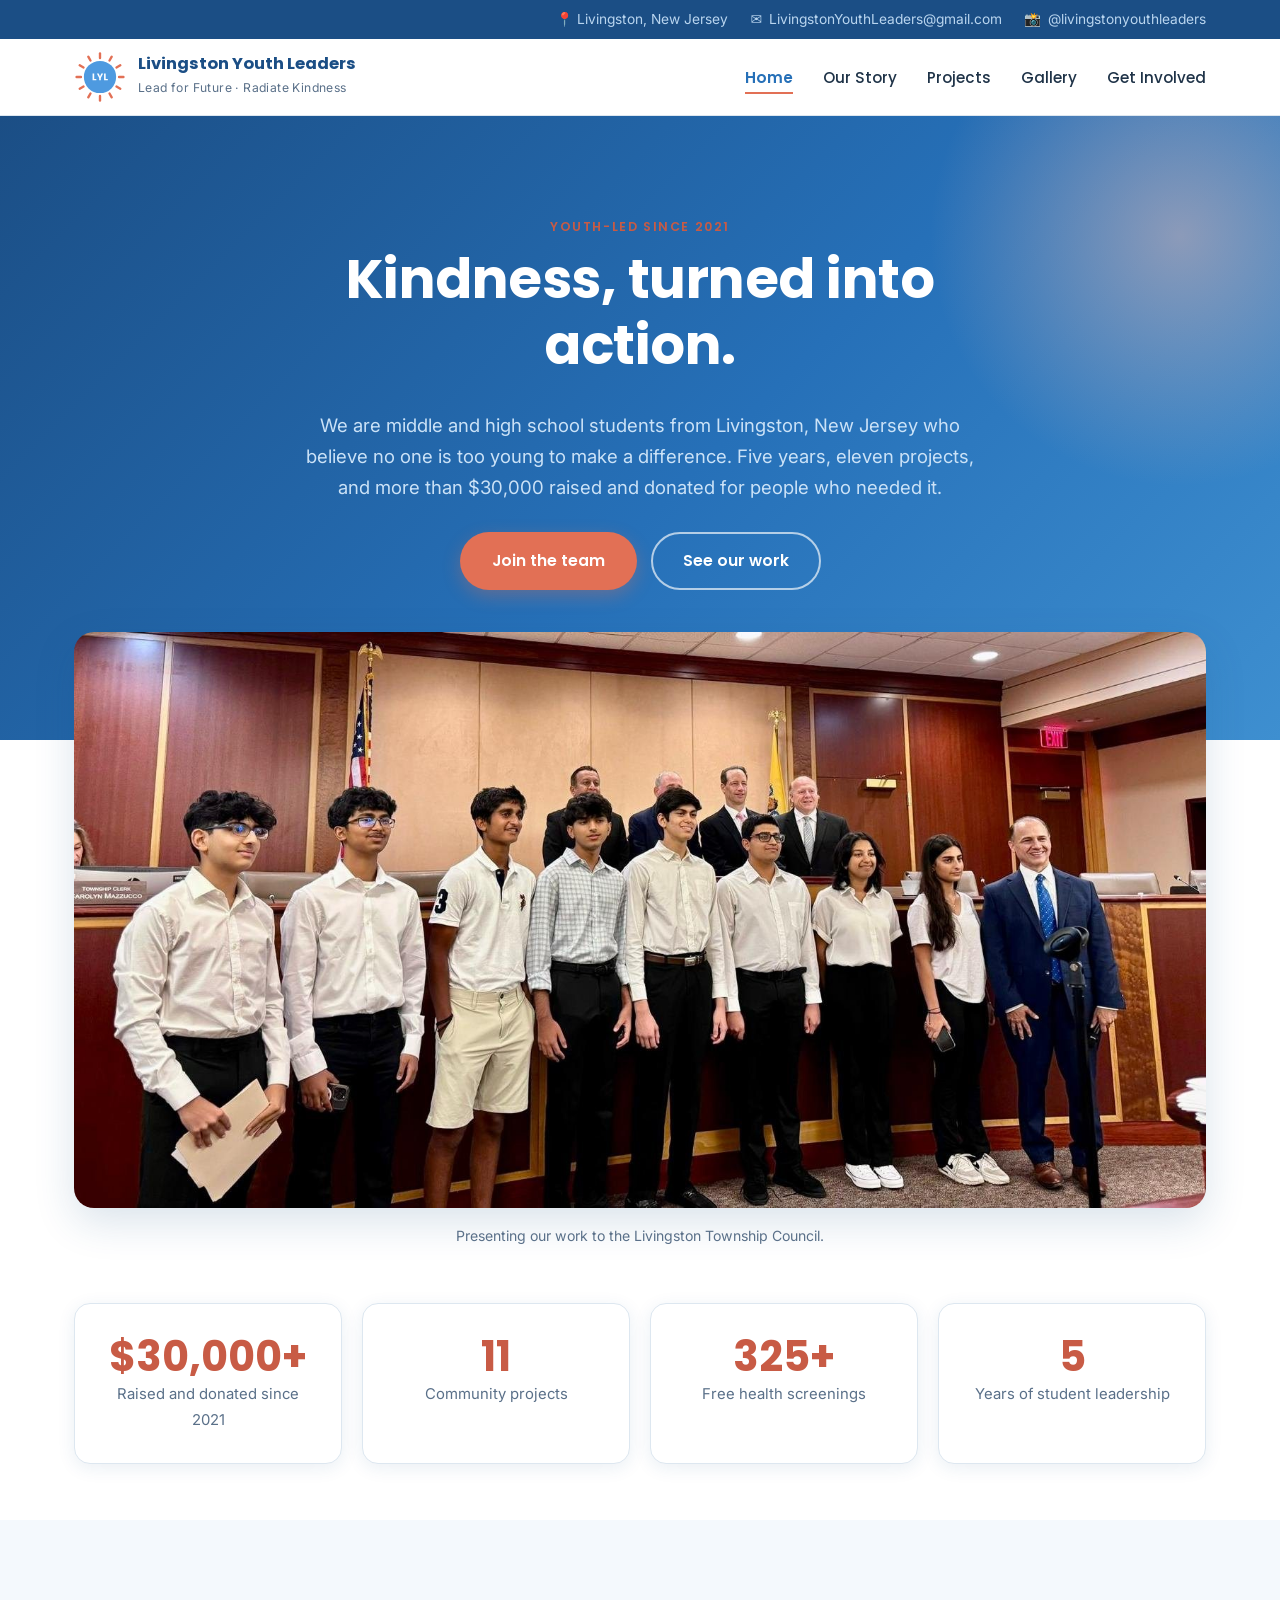
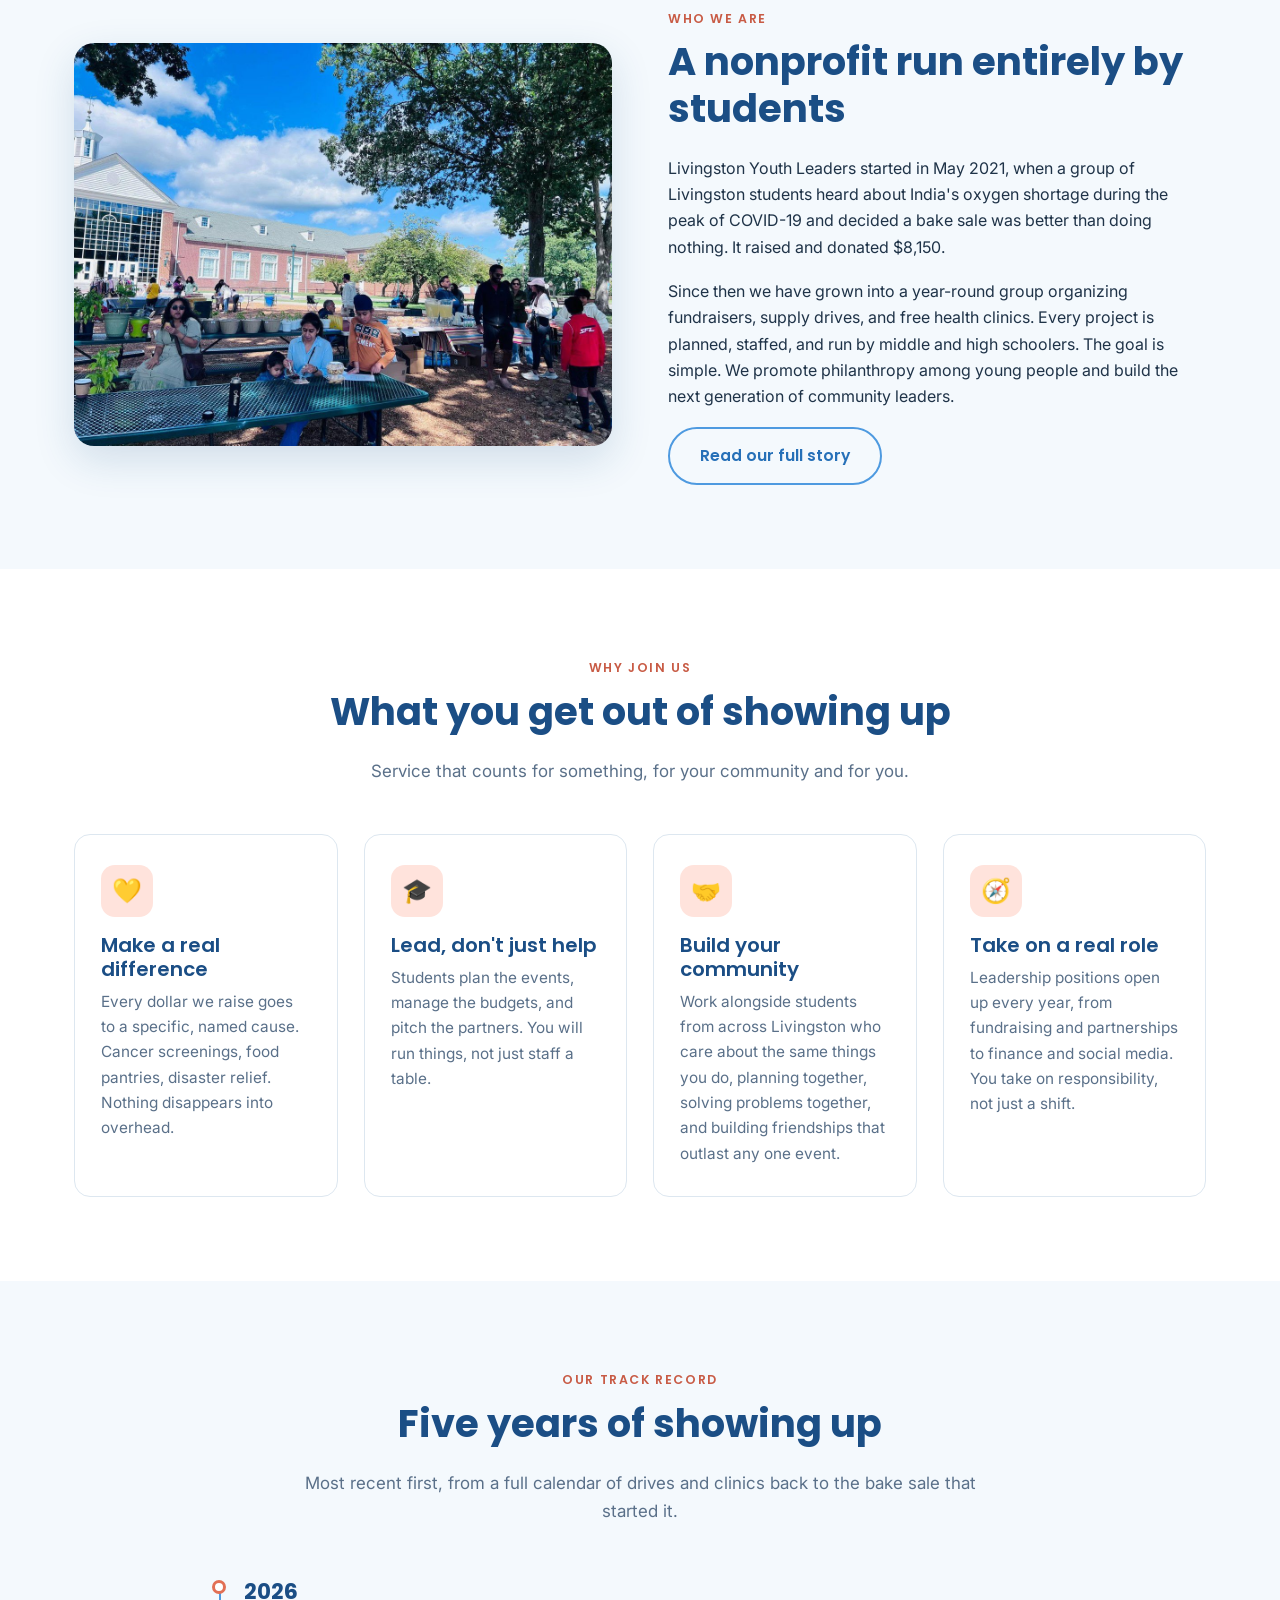
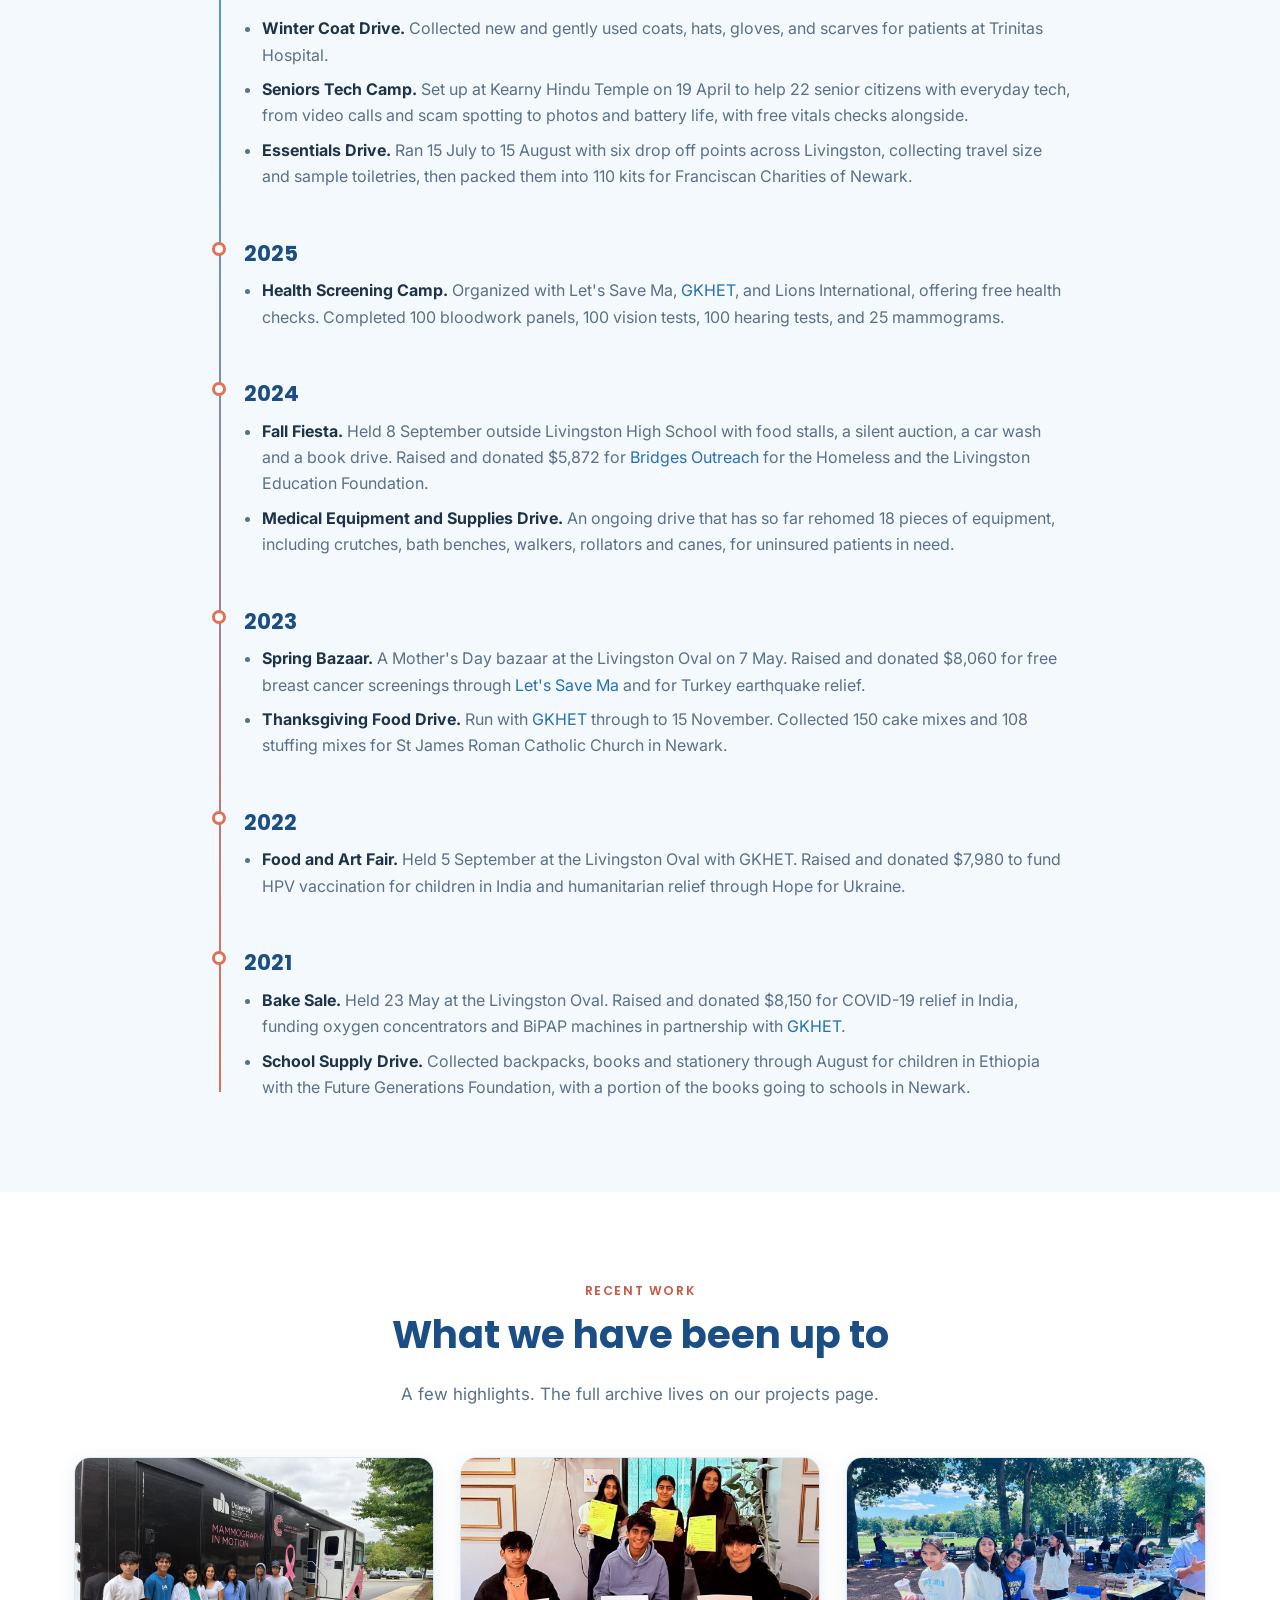
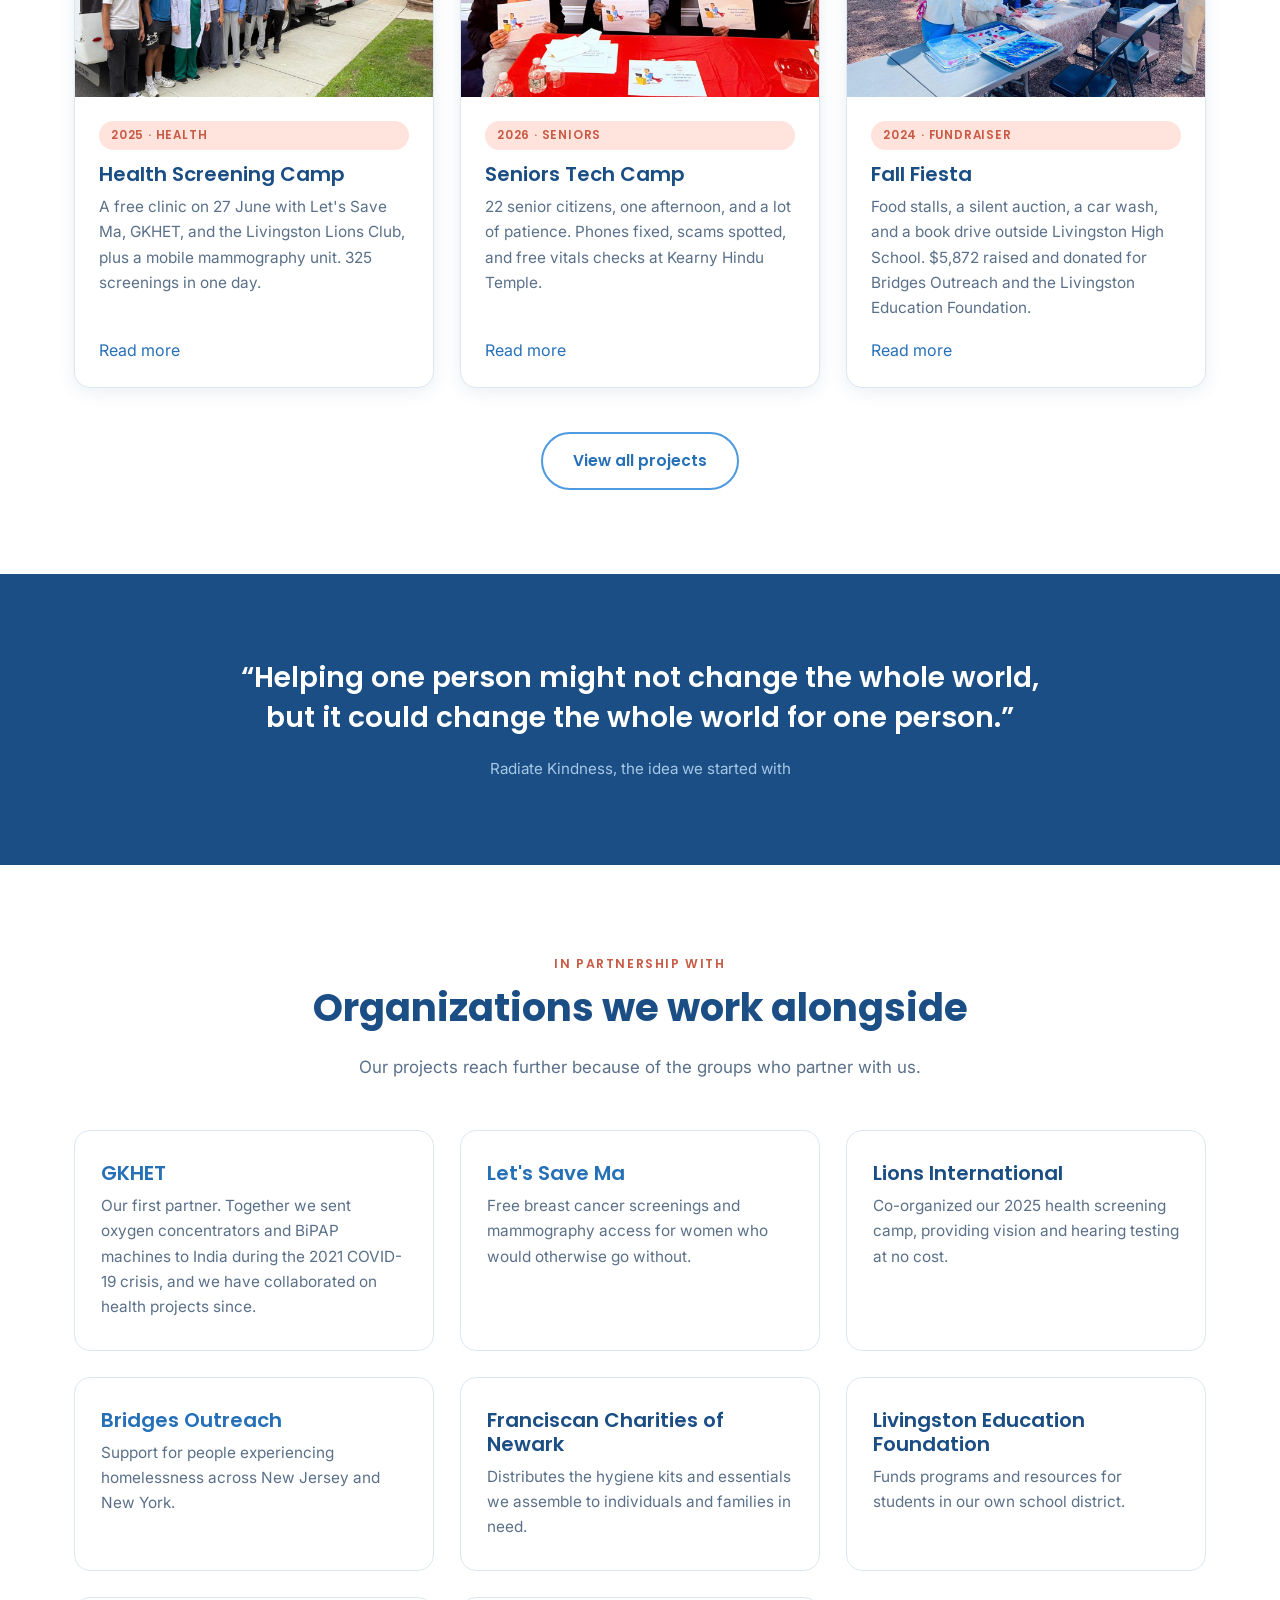
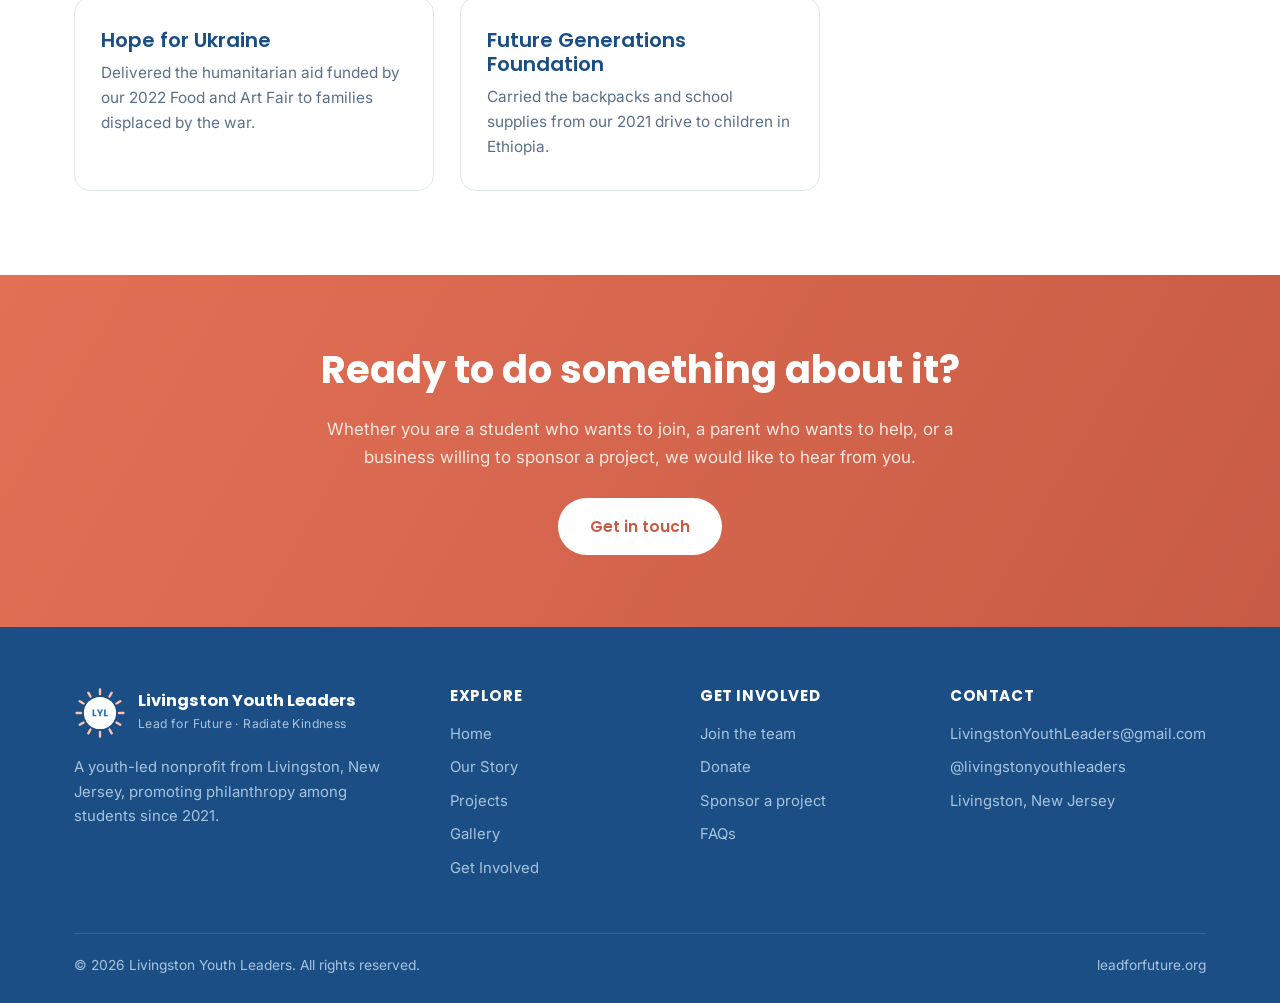
<file: index.html>
<!DOCTYPE html>
<html lang="en">
<head>
<meta charset="UTF-8">
<meta name="viewport" content="width=device-width, initial-scale=1.0">
<title>Livingston Youth Leaders, Youth-Led Philanthropy in New Jersey</title>
<meta name="description" content="Livingston Youth Leaders is a youth-led nonprofit in Livingston, NJ. Since 2021, middle and high school students have raised and donated over $30,000 for health, hunger, and education causes at home and around the world.">
<link rel="canonical" href="https://leadforfuture.org/">
<meta property="og:type" content="website">
<meta property="og:site_name" content="Livingston Youth Leaders">
<meta property="og:title" content="Livingston Youth Leaders">
<meta property="og:description" content="A youth-led nonprofit in Livingston, New Jersey. Five years, eleven projects, and more than $30,000 raised and donated by middle and high school students.">
<meta property="og:url" content="https://leadforfuture.org/">
<meta property="og:image" content="https://leadforfuture.org/images/og-image.jpg">
<meta name="twitter:card" content="summary_large_image">
<meta name="theme-color" content="#1B4E85">
<link rel="preconnect" href="https://fonts.googleapis.com">
<link rel="preconnect" href="https://fonts.gstatic.com" crossorigin>
<link href="https://fonts.googleapis.com/css2?family=Inter:wght@400;500;600&family=Poppins:wght@500;600;700&display=swap" rel="stylesheet">
<link rel="icon" type="image/svg+xml" href="brand/sun-badge/icon.svg">
<link rel="icon" type="image/png" sizes="32x32" href="brand/sun-badge/favicon-32.png">
<link rel="apple-touch-icon" href="brand/sun-badge/favicon-180.png">
<link rel="stylesheet" href="styles.css">
</head>
<body>

<!-- ================= TOP BAR ================= -->
<div class="topbar">
  <div class="wrap">
    <span>📍 Livingston, New Jersey</span>
    <span>✉️ <a href="mailto:LivingstonYouthLeaders@gmail.com">LivingstonYouthLeaders@gmail.com</a></span>
    <span>📸 <a href="https://www.instagram.com/livingstonyouthleaders/" target="_blank" rel="noopener">@livingstonyouthleaders</a></span>
  </div>
</div>

<!-- ================= NAV ================= -->
<header class="nav">
  <div class="wrap">
    <a class="brand" href="index.html">
      <img class="brand-logo" src="brand/sun-badge/icon.svg" alt="Livingston Youth Leaders logo">
      <span class="brand-text">
        <strong>Livingston Youth Leaders</strong>
        <small>Lead for Future · Radiate Kindness</small>
      </span>
    </a>

    <button class="nav-toggle" aria-label="Toggle menu" aria-expanded="false" aria-controls="nav-menu">
      <span></span><span></span><span></span>
    </button>

    <nav class="nav-menu" id="nav-menu">
      <ul class="nav-links">
        <li><a href="index.html" class="is-active">Home</a></li>
        <li><a href="our-story.html">Our Story</a></li>
        <li><a href="projects.html">Projects</a></li>
        <li><a href="gallery.html">Gallery</a></li>
        <li><a href="get-involved.html">Get Involved</a></li>
      </ul>
    </nav>
  </div>
</header>

<!-- ================= HERO ================= -->
<section class="hero hero--stack">
  <div class="wrap">
    <span class="eyebrow">Youth-led since 2021</span>
    <h1>Kindness, turned into action.</h1>
    <p class="hero-lead">
      We are middle and high school students from Livingston, New Jersey who believe
      no one is too young to make a difference. Five years, eleven projects, and
      more than $30,000 raised and donated for people who needed it.
    </p>
    <div class="btn-row">
      <a class="btn btn--primary" href="get-involved.html#contact">Join the team</a>
      <a class="btn btn--ghost" href="projects.html">See our work</a>
    </div>
  </div>
</section>

<figure class="hero-photo">
  <img src="images/hero.jpg" alt="Livingston Youth Leaders members standing together at a Livingston Township Council meeting">
  <figcaption>Presenting our work to the Livingston Township Council.</figcaption>
</figure>

<!-- ================= STATS ================= -->
<section class="section section--tight">
  <div class="wrap">
    <div class="stats">
      <div class="stat"><b>$30,000+</b><span>Raised and donated since 2021</span></div>
      <div class="stat"><b>11</b><span>Community projects</span></div>
      <div class="stat"><b>325+</b><span>Free health screenings</span></div>
      <div class="stat"><b>5</b><span>Years of student leadership</span></div>
    </div>
  </div>
</section>

<!-- ================= MISSION ================= -->
<section class="section section--sand">
  <div class="wrap">
    <div class="split">
      <div class="split-media">
        <img src="images/about.jpg" alt="The Fall Fiesta fundraiser outside Livingston High School">
      </div>
      <div>
        <span class="eyebrow">Who we are</span>
        <h2>A nonprofit run entirely by students</h2>
        <p>
          Livingston Youth Leaders started in May 2021, when a group of Livingston students
          heard about India's oxygen shortage during the peak of COVID-19 and decided a bake sale
          was better than doing nothing. It raised and donated $8,150.
        </p>
        <p>
          Since then we have grown into a year-round group organizing fundraisers, supply drives,
          and free health clinics. Every project is planned, staffed, and run by middle and high
          schoolers. The goal is simple. We promote philanthropy among young people and build the
          next generation of community leaders.
        </p>
        <a class="btn btn--outline" href="our-story.html">Read our full story</a>
      </div>
    </div>
  </div>
</section>

<!-- ================= WHY / VALUES ================= -->
<section class="section">
  <div class="wrap">
    <div class="section-head">
      <span class="eyebrow">Why join us</span>
      <h2>What you get out of showing up</h2>
      <p>Service that counts for something, for your community and for you.</p>
    </div>

    <div class="grid grid--4">
      <div class="value">
        <div class="ico">💛</div>
        <h3>Make a real difference</h3>
        <p>Every dollar we raise goes to a specific, named cause. Cancer screenings, food pantries, disaster relief. Nothing disappears into overhead.</p>
      </div>
      <div class="value">
        <div class="ico">🎓</div>
        <h3>Lead, don't just help</h3>
        <p>Students plan the events, manage the budgets, and pitch the partners. You will run things, not just staff a table.</p>
      </div>
      <div class="value">
        <div class="ico">🤝</div>
        <h3>Build your community</h3>
        <p>Work alongside students from across Livingston who care about the same things you do, planning together, solving problems together, and building friendships that outlast any one event.</p>
      </div>
      <div class="value">
        <div class="ico">🧭</div>
        <h3>Take on a real role</h3>
        <p>Leadership positions open up every year, from fundraising and partnerships to finance and social media. You take on responsibility, not just a shift.</p>
      </div>
    </div>
  </div>
</section>

<!-- ================= TIMELINE ================= -->
<section class="section section--sand">
  <div class="wrap">
    <div class="section-head">
      <span class="eyebrow">Our track record</span>
      <h2>Five years of showing up</h2>
      <p>Most recent first, from a full calendar of drives and clinics back to the bake sale that started it.</p>
    </div>

    <div class="timeline">
      <div class="tl-item">
        <div class="tl-year">2026</div>
        <ul>
          <li><strong>Winter Coat Drive.</strong> Collected new and gently used coats, hats, gloves, and scarves for patients at Trinitas Hospital.</li>
          <li><strong>Seniors Tech Camp.</strong> Set up at Kearny Hindu Temple on 19 April to help 22 senior citizens with everyday tech, from video calls and scam spotting to photos and battery life, with free vitals checks alongside.</li>
          <li><strong>Essentials Drive.</strong> Ran 15 July to 15 August with six drop off points across Livingston, collecting travel size and sample toiletries, then packed them into 110 kits for Franciscan Charities of Newark.</li>
        </ul>
      </div>
      <div class="tl-item">
        <div class="tl-year">2025</div>
        <ul>
          <li><strong>Health Screening Camp.</strong> Organized with Let's Save Ma, <a href="https://www.gkhet.org/" target="_blank" rel="noopener">GKHET</a>, and Lions International, offering free health checks. Completed 100 bloodwork panels, 100 vision tests, 100 hearing tests, and 25 mammograms.</li>
        </ul>
      </div>
      <div class="tl-item">
        <div class="tl-year">2024</div>
        <ul>
          <li><strong>Fall Fiesta.</strong> Held 8 September outside Livingston High School with food stalls, a silent auction, a car wash and a book drive. Raised and donated $5,872 for <a href="https://www.bridgesoutreach.org/" target="_blank" rel="noopener">Bridges Outreach</a> for the Homeless and the Livingston Education Foundation.</li>
          <li><strong>Medical Equipment and Supplies Drive.</strong> An ongoing drive that has so far rehomed 18 pieces of equipment, including crutches, bath benches, walkers, rollators and canes, for uninsured patients in need.</li>
        </ul>
      </div>
      <div class="tl-item">
        <div class="tl-year">2023</div>
        <ul>
          <li><strong>Spring Bazaar.</strong> A Mother's Day bazaar at the Livingston Oval on 7 May. Raised and donated $8,060 for free breast cancer screenings through <a href="https://www.letssavema.org/" target="_blank" rel="noopener">Let's Save Ma</a> and for Turkey earthquake relief.</li>
          <li><strong>Thanksgiving Food Drive.</strong> Run with <a href="https://www.gkhet.org/" target="_blank" rel="noopener">GKHET</a> through to 15 November. Collected 150 cake mixes and 108 stuffing mixes for St James Roman Catholic Church in Newark.</li>
        </ul>
      </div>
      <div class="tl-item">
        <div class="tl-year">2022</div>
        <ul>
          <li><strong>Food and Art Fair.</strong> Held 5 September at the Livingston Oval with GKHET. Raised and donated $7,980 to fund HPV vaccination for children in India and humanitarian relief through Hope for Ukraine.</li>
        </ul>
      </div>
      <div class="tl-item">
        <div class="tl-year">2021</div>
        <ul>
          <li><strong>Bake Sale.</strong> Held 23 May at the Livingston Oval. Raised and donated $8,150 for COVID-19 relief in India, funding oxygen concentrators and BiPAP machines in partnership with <a href="https://www.gkhet.org/" target="_blank" rel="noopener">GKHET</a>.</li>
          <li><strong>School Supply Drive.</strong> Collected backpacks, books and stationery through August for children in Ethiopia with the Future Generations Foundation, with a portion of the books going to schools in Newark.</li>
        </ul>
      </div>
    </div>
  </div>
</section>

<!-- ================= FEATURED PROJECTS ================= -->
<section class="section">
  <div class="wrap">
    <div class="section-head">
      <span class="eyebrow">Recent work</span>
      <h2>What we have been up to</h2>
      <p>A few highlights. The full archive lives on our projects page.</p>
    </div>

    <div class="grid grid--3">
      <article class="card">
        <div class="card-media">
          <img src="images/projects/health-screening.jpg" alt="Volunteers beside the mobile mammography unit">
        </div>
        <div class="card-body">
          <span class="tag">2025 · Health</span>
          <h3>Health Screening Camp</h3>
          <p>A free clinic on 27 June with Let's Save Ma, GKHET, and the Livingston Lions Club, plus a mobile mammography unit. 325 screenings in one day.</p>
          <div class="card-foot"><a href="projects.html#health-screening-camp">Read more</a></div>
        </div>
      </article>

      <article class="card">
        <div class="card-media">
          <img src="images/projects/tech-camp.jpg" alt="Student volunteers at the tech help desk">
        </div>
        <div class="card-body">
          <span class="tag">2026 · Seniors</span>
          <h3>Seniors Tech Camp</h3>
          <p>22 senior citizens, one afternoon, and a lot of patience. Phones fixed, scams spotted, and free vitals checks at Kearny Hindu Temple.</p>
          <div class="card-foot"><a href="projects.html#tech-camp">Read more</a></div>
        </div>
      </article>

      <article class="card">
        <div class="card-media">
          <img src="images/projects/fall-fiesta.jpg" alt="Volunteers running the craft table at Fall Fiesta">
        </div>
        <div class="card-body">
          <span class="tag">2024 · Fundraiser</span>
          <h3>Fall Fiesta</h3>
          <p>Food stalls, a silent auction, a car wash, and a book drive outside Livingston High School. $5,872 raised and donated for Bridges Outreach and the Livingston Education Foundation.</p>
          <div class="card-foot"><a href="projects.html#fall-fiesta">Read more</a></div>
        </div>
      </article>
    </div>

    <div class="btn-row btn-row--center" style="margin-top:44px">
      <a class="btn btn--outline" href="projects.html">View all projects</a>
    </div>
  </div>
</section>

<!-- ================= QUOTE ================= -->
<section class="section section--teal">
  <div class="wrap">
    <div class="quote">
      <p>“Helping one person might not change the whole world, but it could change the whole world for one person.”</p>
      <cite>Radiate Kindness, the idea we started with</cite>
    </div>
  </div>
</section>

<!-- ================= PARTNERS ================= -->
<section class="section">
  <div class="wrap">
    <div class="section-head">
      <span class="eyebrow">In partnership with</span>
      <h2>Organizations we work alongside</h2>
      <p>Our projects reach further because of the groups who partner with us.</p>
    </div>

    <div class="grid grid--3">
      <div class="value">
        <h3><a href="https://www.gkhet.org/" target="_blank" rel="noopener">GKHET</a></h3>
        <p>Our first partner. Together we sent oxygen concentrators and BiPAP machines to India during the 2021 COVID-19 crisis, and we have collaborated on health projects since.</p>
      </div>
      <div class="value">
        <h3><a href="https://www.letssavema.org/" target="_blank" rel="noopener">Let's Save Ma</a></h3>
        <p>Free breast cancer screenings and mammography access for women who would otherwise go without.</p>
      </div>
      <div class="value">
        <h3>Lions International</h3>
        <p>Co-organized our 2025 health screening camp, providing vision and hearing testing at no cost.</p>
      </div>
      <div class="value">
        <h3><a href="https://www.bridgesoutreach.org/" target="_blank" rel="noopener">Bridges Outreach</a></h3>
        <p>Support for people experiencing homelessness across New Jersey and New York.</p>
      </div>
      <div class="value">
        <h3>Franciscan Charities of Newark</h3>
        <p>Distributes the hygiene kits and essentials we assemble to individuals and families in need.</p>
      </div>
      <div class="value">
        <h3>Livingston Education Foundation</h3>
        <p>Funds programs and resources for students in our own school district.</p>
      </div>
      <div class="value">
        <h3>Hope for Ukraine</h3>
        <p>Delivered the humanitarian aid funded by our 2022 Food and Art Fair to families displaced by the war.</p>
      </div>
      <div class="value">
        <h3>Future Generations Foundation</h3>
        <p>Carried the backpacks and school supplies from our 2021 drive to children in Ethiopia.</p>
      </div>
    </div>
  </div>
</section>

<!-- ================= CTA ================= -->
<section class="cta-band">
  <div class="wrap">
    <h2>Ready to do something about it?</h2>
    <p>
      Whether you are a student who wants to join, a parent who wants to help,
      or a business willing to sponsor a project, we would like to hear from you.
    </p>
    <div class="btn-row btn-row--center">
      <a class="btn btn--primary" href="get-involved.html#contact">Get in touch</a>
    </div>
  </div>
</section>

<!-- ================= FOOTER ================= -->
<footer class="footer">
  <div class="wrap">
    <div class="footer-grid">
      <div>
        <a class="brand" href="index.html" style="margin-bottom:16px">
          <img class="brand-logo" src="brand/sun-badge/icon-light.svg" alt="Livingston Youth Leaders logo">
          <span class="brand-text">
            <strong>Livingston Youth Leaders</strong>
            <small>Lead for Future · Radiate Kindness</small>
          </span>
        </a>
        <p>A youth-led nonprofit from Livingston, New Jersey, promoting philanthropy among students since 2021.</p>
      </div>

      <div>
        <h4>Explore</h4>
        <ul>
          <li><a href="index.html">Home</a></li>
          <li><a href="our-story.html">Our Story</a></li>
          <li><a href="projects.html">Projects</a></li>
          <li><a href="gallery.html">Gallery</a></li>
          <li><a href="get-involved.html">Get Involved</a></li>
        </ul>
      </div>

      <div>
        <h4>Get Involved</h4>
        <ul>
          <li><a href="get-involved.html#join">Join the team</a></li>
          <li><a href="get-involved.html#donate">Donate</a></li>
          <li><a href="get-involved.html#sponsor">Sponsor a project</a></li>
          <li><a href="get-involved.html#faq">FAQs</a></li>
        </ul>
      </div>

      <div>
        <h4>Contact</h4>
        <ul>
          <li><a href="mailto:LivingstonYouthLeaders@gmail.com">LivingstonYouthLeaders@gmail.com</a></li>
          <li><a href="https://www.instagram.com/livingstonyouthleaders/" target="_blank" rel="noopener">@livingstonyouthleaders</a></li>
          <li>Livingston, New Jersey</li>
        </ul>
      </div>
    </div>

    <div class="footer-bottom">
      <span>© <span data-current-year>2026</span> Livingston Youth Leaders. All rights reserved.</span>
      <span>leadforfuture.org</span>
    </div>
  </div>
</footer>

<script src="script.js"></script>
</body>
</html>
</file>
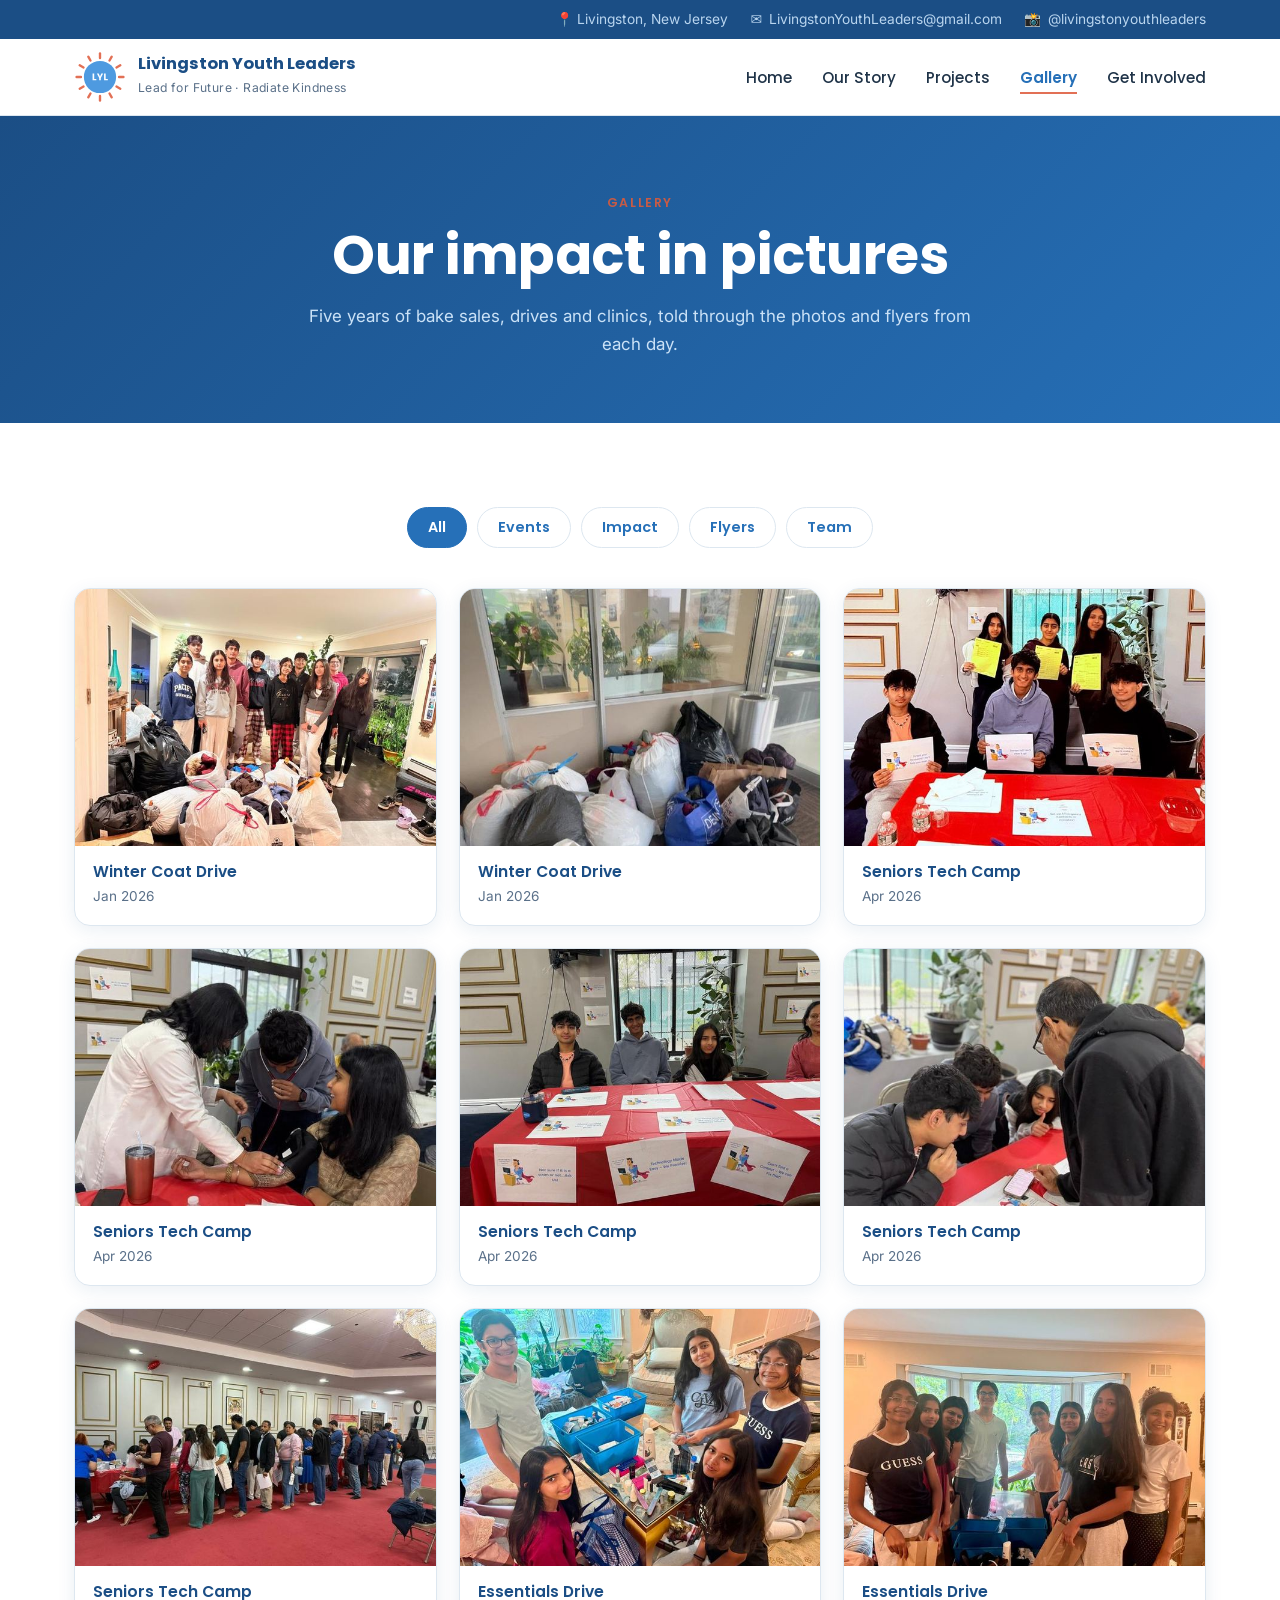
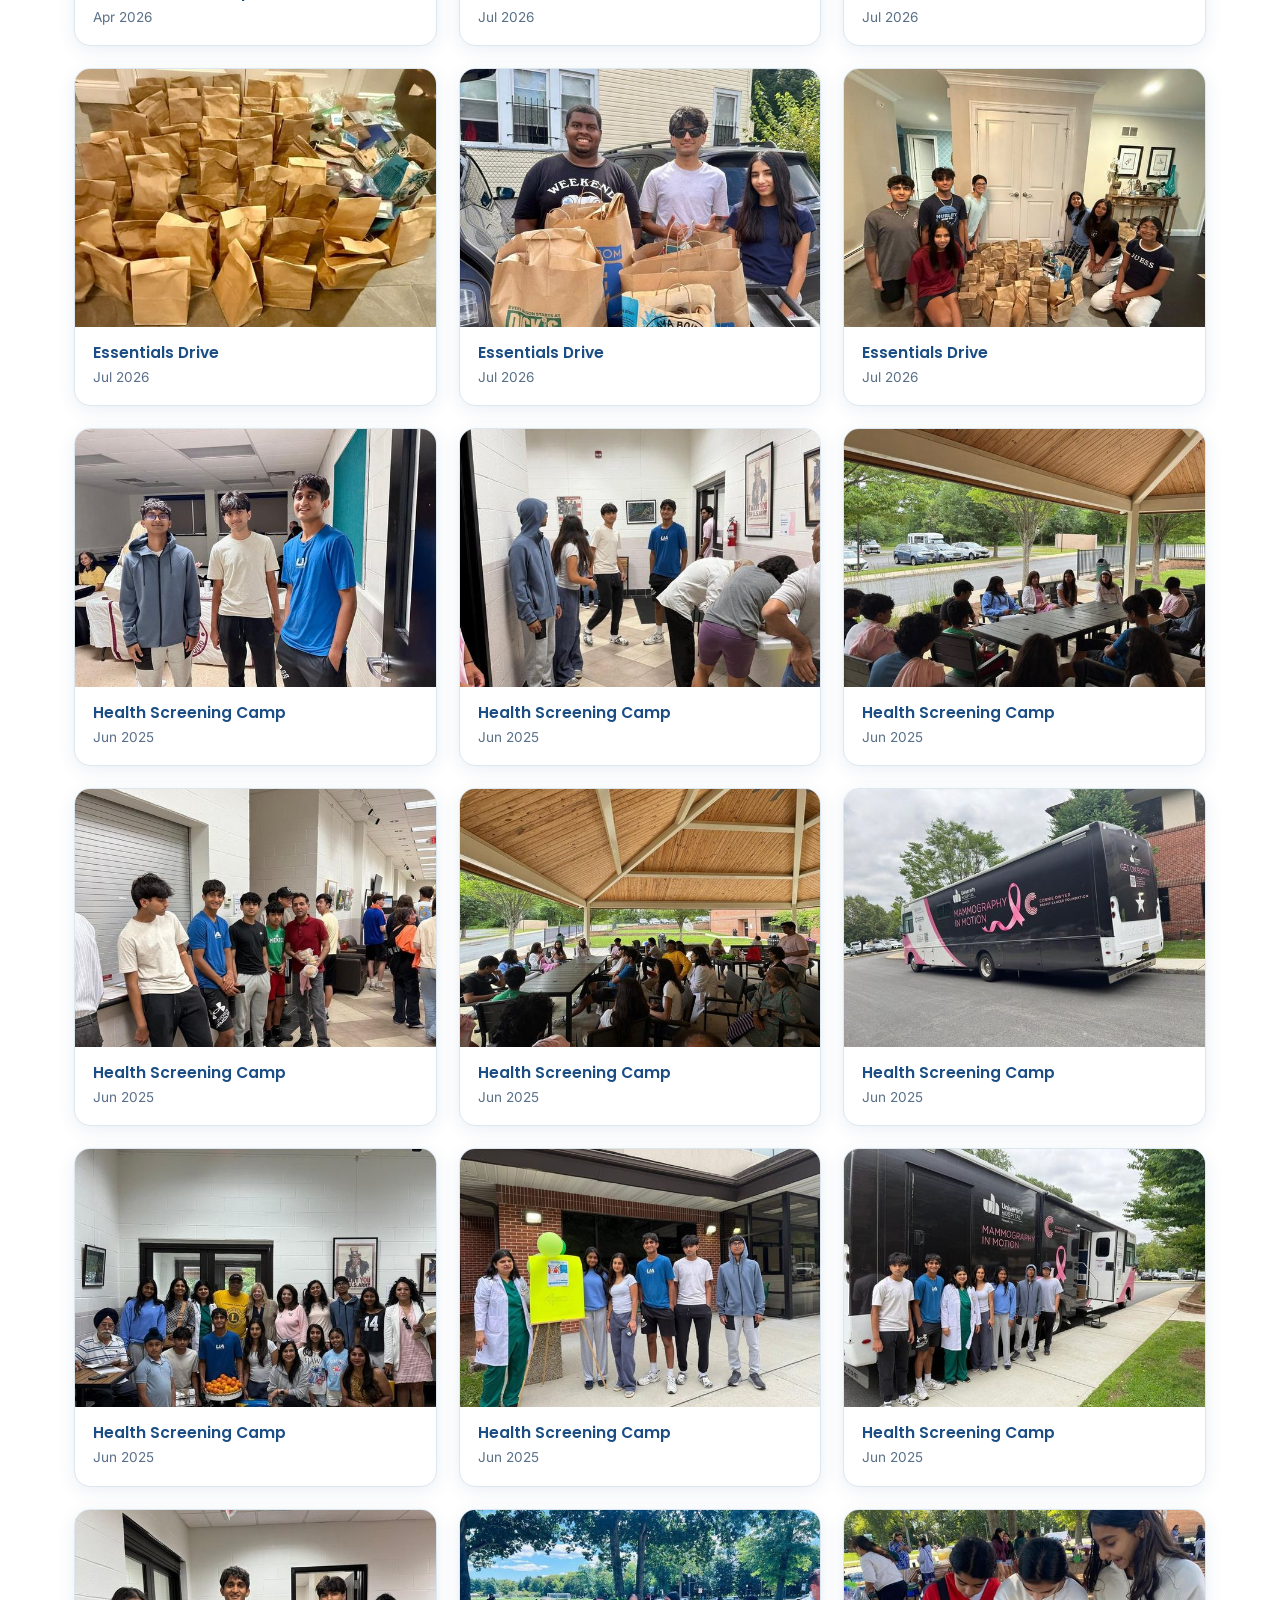
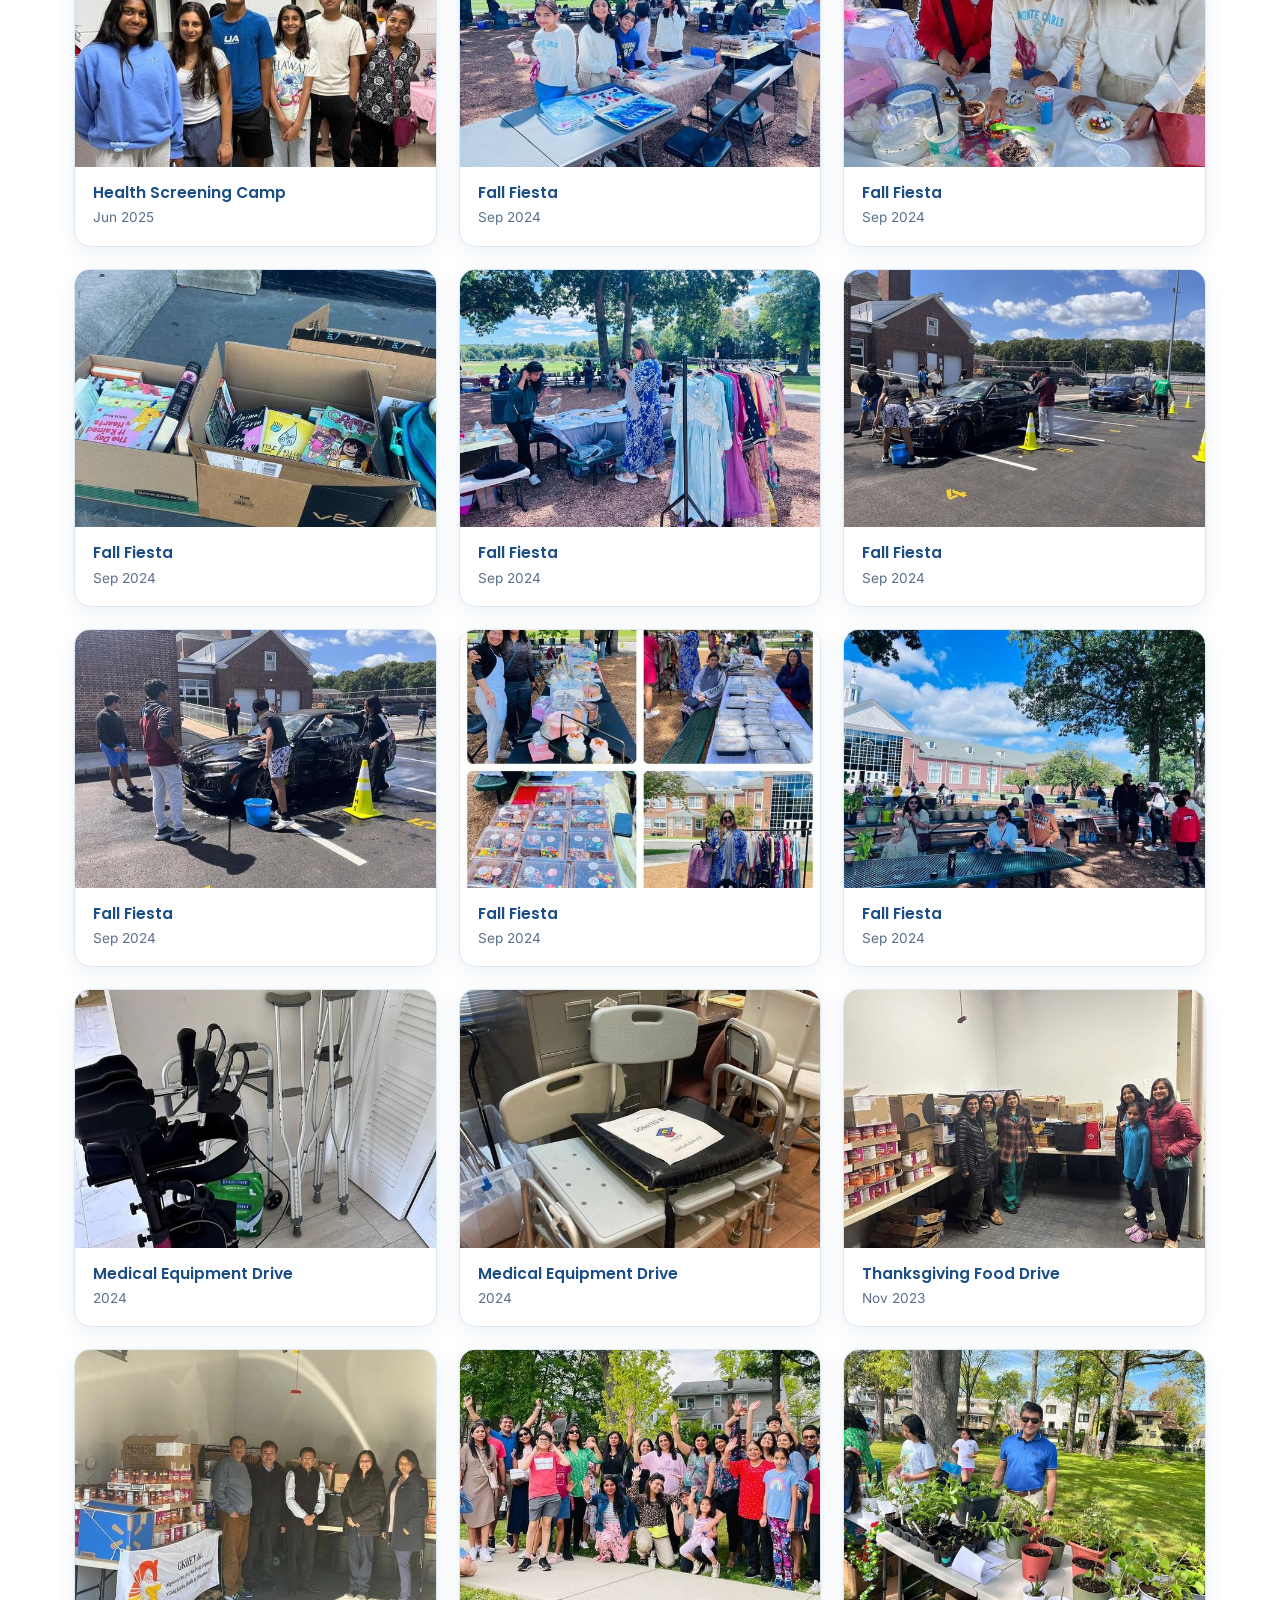
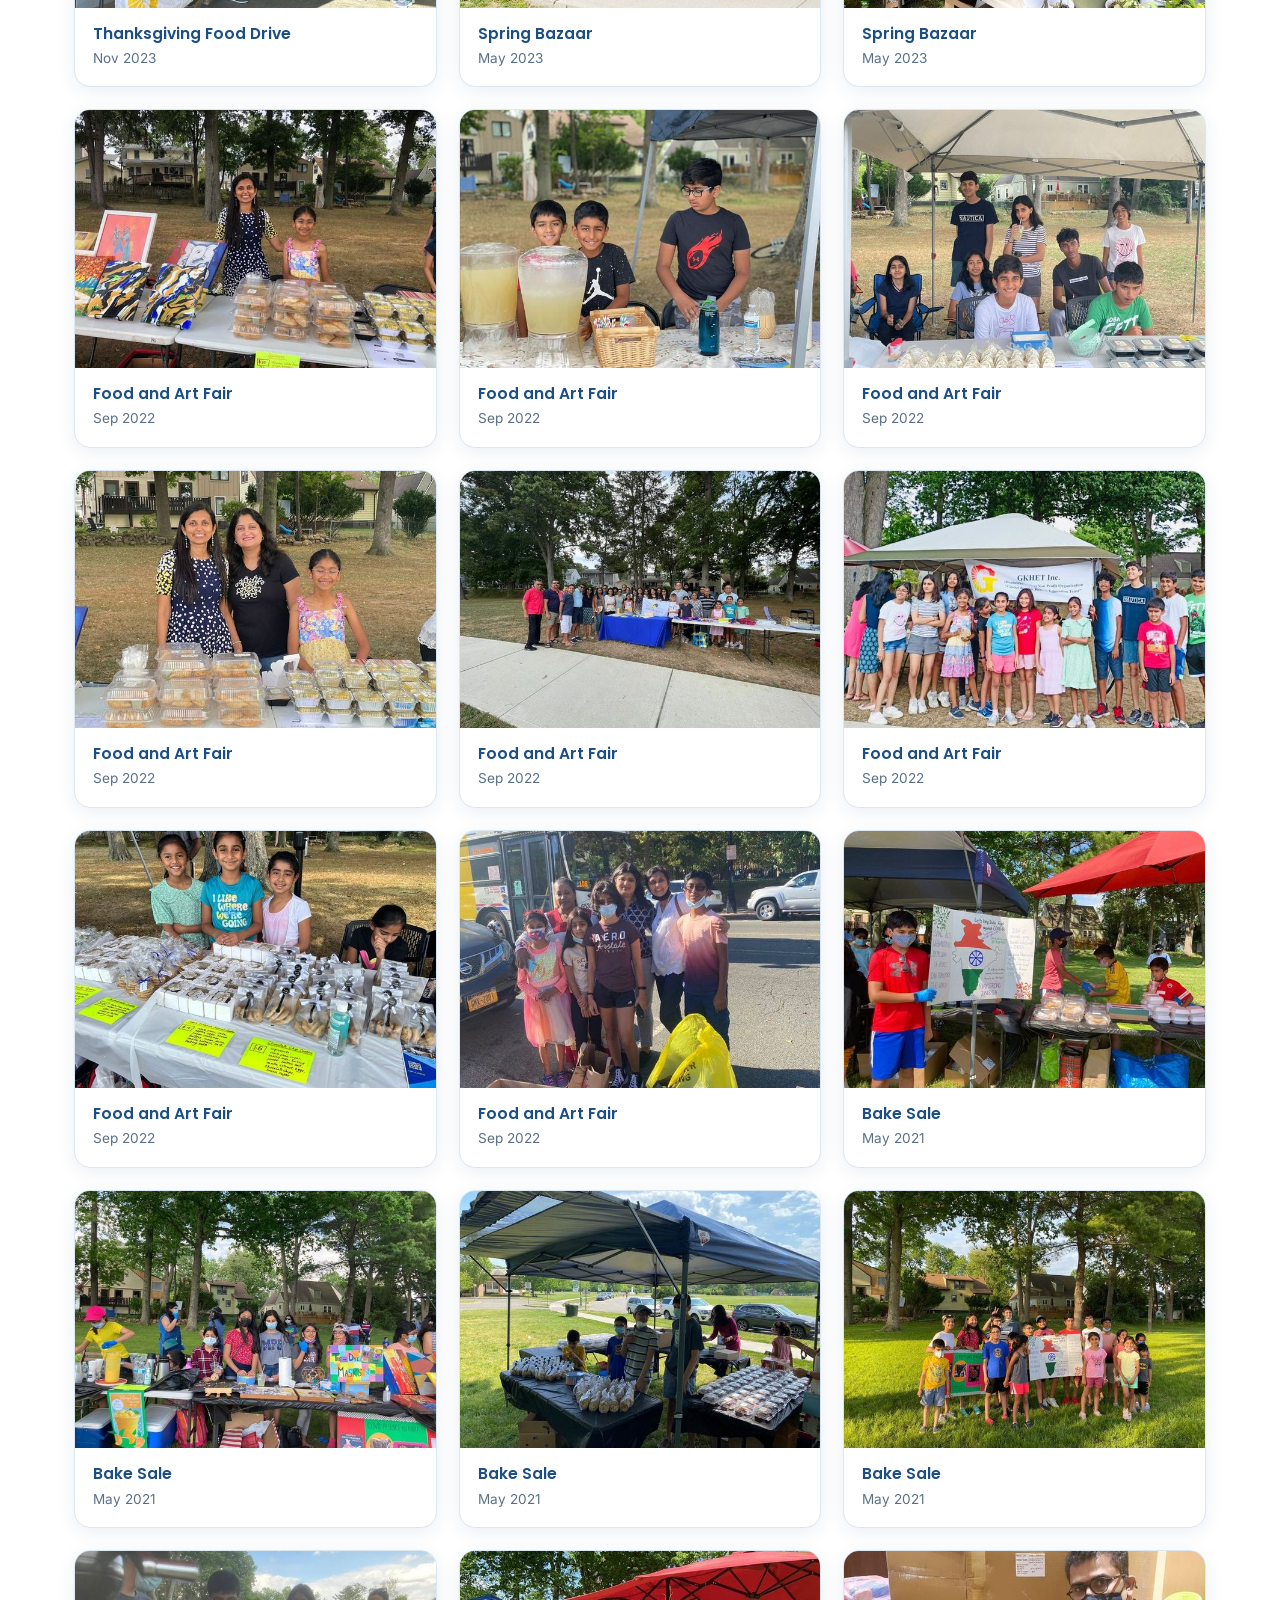
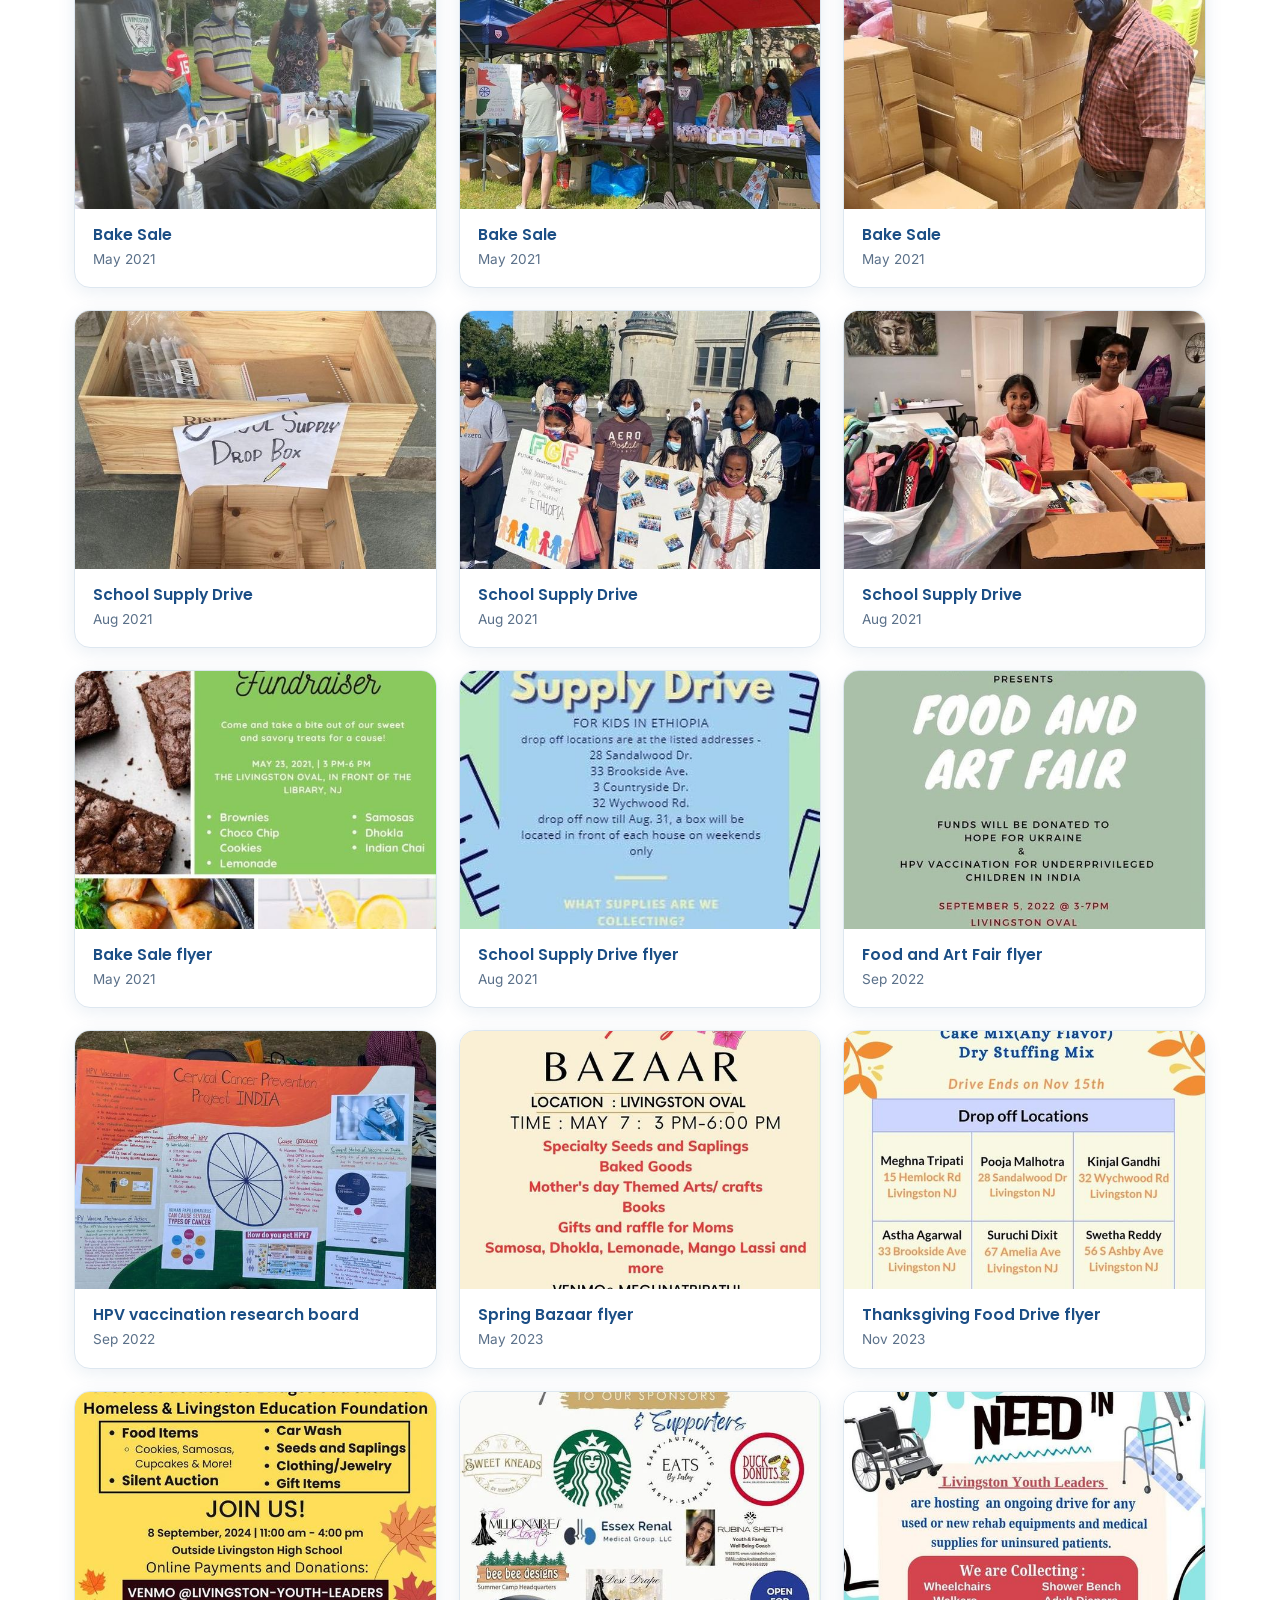
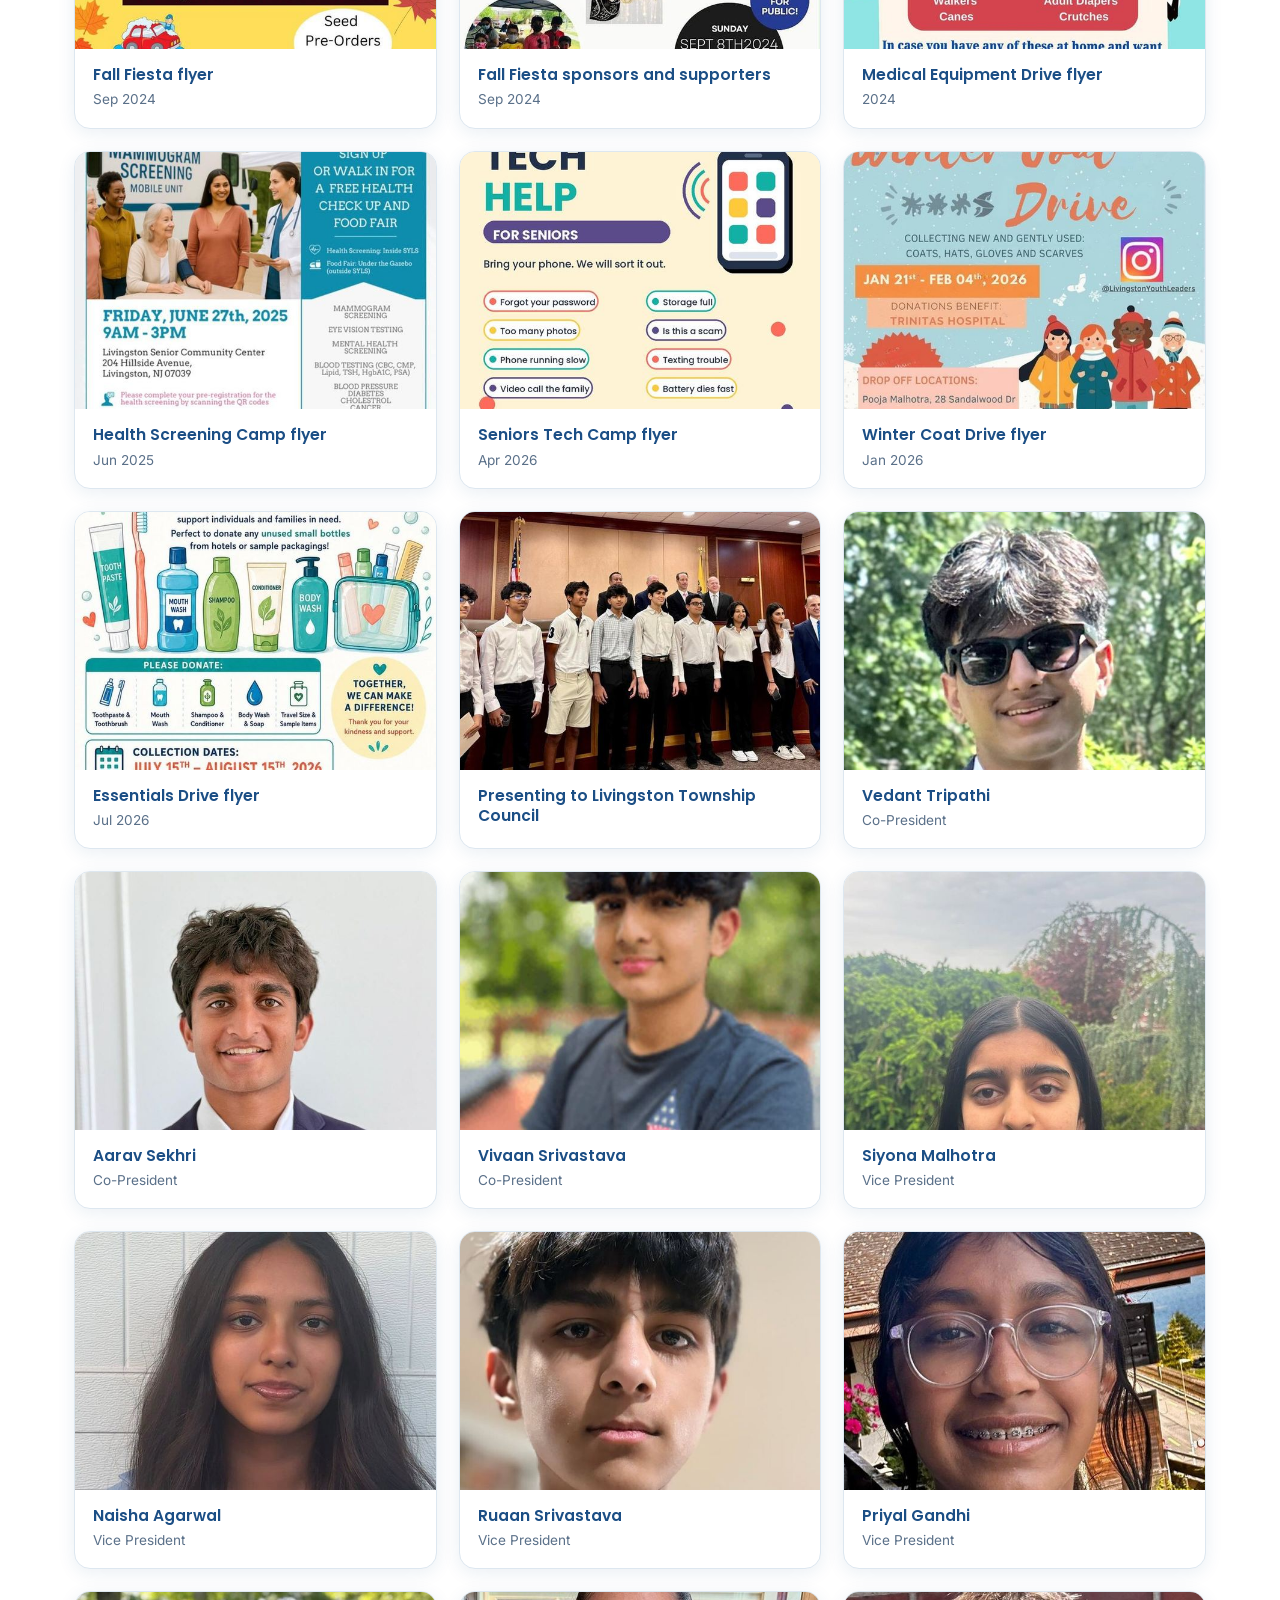
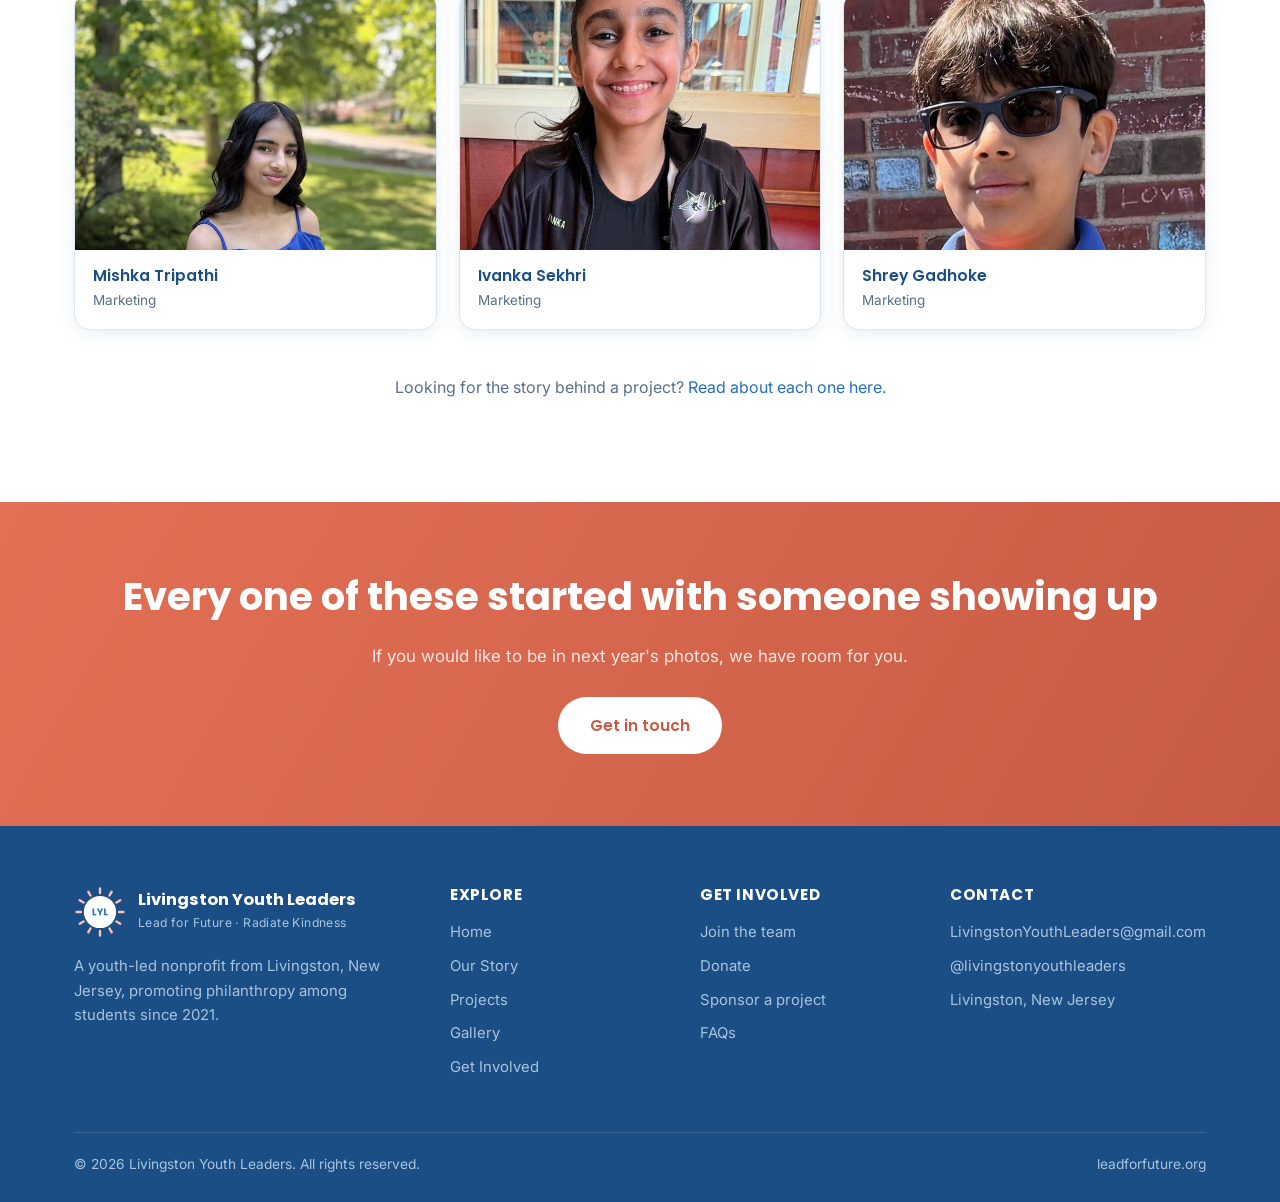
<file: gallery.html>
<!DOCTYPE html>
<html lang="en">
<head>
<meta charset="UTF-8">
<meta name="viewport" content="width=device-width, initial-scale=1.0">
<title>Gallery, Livingston Youth Leaders</title>
<meta name="description" content="Photos, flyers and impact from every Livingston Youth Leaders project since 2021.">
<link rel="canonical" href="https://leadforfuture.org/gallery.html">
<meta property="og:type" content="website">
<meta property="og:site_name" content="Livingston Youth Leaders">
<meta property="og:title" content="Gallery, Livingston Youth Leaders">
<meta property="og:description" content="Photos, flyers and impact from every Livingston Youth Leaders project since 2021.">
<meta property="og:url" content="https://leadforfuture.org/gallery.html">
<meta property="og:image" content="https://leadforfuture.org/images/og-image.jpg">
<meta name="twitter:card" content="summary_large_image">
<meta name="theme-color" content="#1B4E85">
<link rel="preconnect" href="https://fonts.googleapis.com">
<link rel="preconnect" href="https://fonts.gstatic.com" crossorigin>
<link href="https://fonts.googleapis.com/css2?family=Inter:wght@400;500;600&family=Poppins:wght@500;600;700&display=swap" rel="stylesheet">
<link rel="icon" type="image/svg+xml" href="brand/sun-badge/icon.svg">
<link rel="icon" type="image/png" sizes="32x32" href="brand/sun-badge/favicon-32.png">
<link rel="apple-touch-icon" href="brand/sun-badge/favicon-180.png">
<link rel="stylesheet" href="styles.css">
</head>
<body>

<div class="topbar">
  <div class="wrap">
    <span>&#128205; Livingston, New Jersey</span>
    <span>&#9993;&#65039; <a href="mailto:LivingstonYouthLeaders@gmail.com">LivingstonYouthLeaders@gmail.com</a></span>
    <span>&#128248; <a href="https://www.instagram.com/livingstonyouthleaders/" target="_blank" rel="noopener">@livingstonyouthleaders</a></span>
  </div>
</div>

<header class="nav">
  <div class="wrap">
    <a class="brand" href="index.html">
      <img class="brand-logo" src="brand/sun-badge/icon.svg" alt="Livingston Youth Leaders logo">
      <span class="brand-text">
        <strong>Livingston Youth Leaders</strong>
        <small>Lead for Future &middot; Radiate Kindness</small>
      </span>
    </a>
    <button class="nav-toggle" aria-label="Toggle menu" aria-expanded="false" aria-controls="nav-menu">
      <span></span><span></span><span></span>
    </button>
    <nav class="nav-menu" id="nav-menu">
      <ul class="nav-links">
        <li><a href="index.html">Home</a></li>
        <li><a href="our-story.html">Our Story</a></li>
        <li><a href="projects.html">Projects</a></li>
        <li><a href="gallery.html" class="is-active">Gallery</a></li>
        <li><a href="get-involved.html">Get Involved</a></li>
      </ul>
    </nav>
  </div>
</header>

<section class="page-hero">
  <div class="wrap">
    <span class="eyebrow">Gallery</span>
    <h1>Our impact in pictures</h1>
    <p>Five years of bake sales, drives and clinics, told through the photos and flyers from each day.</p>
  </div>
</section>

<section class="section">
  <div class="wrap">
    <div class="filters">
      <button class="g-filter is-active" data-gcat="all">All</button>
      <button class="g-filter" data-gcat="events">Events</button>
      <button class="g-filter" data-gcat="impact">Impact</button>
      <button class="g-filter" data-gcat="flyers">Flyers</button>
      <button class="g-filter" data-gcat="team">Team</button>
    </div>

    <div class="g-grid">
      <figure class="g-item lb-item" data-cat="events" data-src="images/gallery/coat-drive/01.jpg" data-title="Winter Coat Drive" data-meta="Jan 2026" tabindex="0">
        <img src="images/gallery/thumbs/coat-drive-01.jpg" alt="Winter Coat Drive" loading="lazy">
        <figcaption><strong>Winter Coat Drive</strong><span>Jan 2026</span></figcaption>
      </figure>
      <figure class="g-item lb-item" data-cat="impact" data-src="images/gallery/coat-drive/02.jpg" data-title="Winter Coat Drive" data-meta="Jan 2026" tabindex="0">
        <img src="images/gallery/thumbs/coat-drive-02.jpg" alt="Winter Coat Drive" loading="lazy">
        <figcaption><strong>Winter Coat Drive</strong><span>Jan 2026</span></figcaption>
      </figure>
      <figure class="g-item lb-item" data-cat="events" data-src="images/gallery/tech-camp/01.jpg" data-title="Seniors Tech Camp" data-meta="Apr 2026" tabindex="0">
        <img src="images/gallery/thumbs/tech-camp-01.jpg" alt="Seniors Tech Camp" loading="lazy">
        <figcaption><strong>Seniors Tech Camp</strong><span>Apr 2026</span></figcaption>
      </figure>
      <figure class="g-item lb-item" data-cat="events" data-src="images/gallery/tech-camp/02.jpg" data-title="Seniors Tech Camp" data-meta="Apr 2026" tabindex="0">
        <img src="images/gallery/thumbs/tech-camp-02.jpg" alt="Seniors Tech Camp" loading="lazy">
        <figcaption><strong>Seniors Tech Camp</strong><span>Apr 2026</span></figcaption>
      </figure>
      <figure class="g-item lb-item" data-cat="events" data-src="images/gallery/tech-camp/03.jpg" data-title="Seniors Tech Camp" data-meta="Apr 2026" tabindex="0">
        <img src="images/gallery/thumbs/tech-camp-03.jpg" alt="Seniors Tech Camp" loading="lazy">
        <figcaption><strong>Seniors Tech Camp</strong><span>Apr 2026</span></figcaption>
      </figure>
      <figure class="g-item lb-item" data-cat="events" data-src="images/gallery/tech-camp/04.jpg" data-title="Seniors Tech Camp" data-meta="Apr 2026" tabindex="0">
        <img src="images/gallery/thumbs/tech-camp-04.jpg" alt="Seniors Tech Camp" loading="lazy">
        <figcaption><strong>Seniors Tech Camp</strong><span>Apr 2026</span></figcaption>
      </figure>
      <figure class="g-item lb-item" data-cat="events" data-src="images/gallery/tech-camp/05.jpg" data-title="Seniors Tech Camp" data-meta="Apr 2026" tabindex="0">
        <img src="images/gallery/thumbs/tech-camp-05.jpg" alt="Seniors Tech Camp" loading="lazy">
        <figcaption><strong>Seniors Tech Camp</strong><span>Apr 2026</span></figcaption>
      </figure>
      <figure class="g-item lb-item" data-cat="events" data-src="images/gallery/essentials-drive/01.jpg" data-title="Essentials Drive" data-meta="Jul 2026" tabindex="0">
        <img src="images/gallery/thumbs/essentials-drive-01.jpg" alt="Essentials Drive" loading="lazy">
        <figcaption><strong>Essentials Drive</strong><span>Jul 2026</span></figcaption>
      </figure>
      <figure class="g-item lb-item" data-cat="events" data-src="images/gallery/essentials-drive/02.jpg" data-title="Essentials Drive" data-meta="Jul 2026" tabindex="0">
        <img src="images/gallery/thumbs/essentials-drive-02.jpg" alt="Essentials Drive" loading="lazy">
        <figcaption><strong>Essentials Drive</strong><span>Jul 2026</span></figcaption>
      </figure>
      <figure class="g-item lb-item" data-cat="impact" data-src="images/gallery/essentials-drive/03.jpg" data-title="Essentials Drive" data-meta="Jul 2026" tabindex="0">
        <img src="images/gallery/thumbs/essentials-drive-03.jpg" alt="Essentials Drive" loading="lazy">
        <figcaption><strong>Essentials Drive</strong><span>Jul 2026</span></figcaption>
      </figure>
      <figure class="g-item lb-item" data-cat="impact" data-src="images/gallery/essentials-drive/04.jpg" data-title="Essentials Drive" data-meta="Jul 2026" tabindex="0">
        <img src="images/gallery/thumbs/essentials-drive-04.jpg" alt="Essentials Drive" loading="lazy">
        <figcaption><strong>Essentials Drive</strong><span>Jul 2026</span></figcaption>
      </figure>
      <figure class="g-item lb-item" data-cat="events" data-src="images/gallery/essentials-drive/05.jpg" data-title="Essentials Drive" data-meta="Jul 2026" tabindex="0">
        <img src="images/gallery/thumbs/essentials-drive-05.jpg" alt="Essentials Drive" loading="lazy">
        <figcaption><strong>Essentials Drive</strong><span>Jul 2026</span></figcaption>
      </figure>
      <figure class="g-item lb-item" data-cat="events" data-src="images/gallery/health-screening/01.jpg" data-title="Health Screening Camp" data-meta="Jun 2025" tabindex="0">
        <img src="images/gallery/thumbs/health-screening-01.jpg" alt="Health Screening Camp" loading="lazy">
        <figcaption><strong>Health Screening Camp</strong><span>Jun 2025</span></figcaption>
      </figure>
      <figure class="g-item lb-item" data-cat="events" data-src="images/gallery/health-screening/02.jpg" data-title="Health Screening Camp" data-meta="Jun 2025" tabindex="0">
        <img src="images/gallery/thumbs/health-screening-02.jpg" alt="Health Screening Camp" loading="lazy">
        <figcaption><strong>Health Screening Camp</strong><span>Jun 2025</span></figcaption>
      </figure>
      <figure class="g-item lb-item" data-cat="events" data-src="images/gallery/health-screening/03.jpg" data-title="Health Screening Camp" data-meta="Jun 2025" tabindex="0">
        <img src="images/gallery/thumbs/health-screening-03.jpg" alt="Health Screening Camp" loading="lazy">
        <figcaption><strong>Health Screening Camp</strong><span>Jun 2025</span></figcaption>
      </figure>
      <figure class="g-item lb-item" data-cat="events" data-src="images/gallery/health-screening/04.jpg" data-title="Health Screening Camp" data-meta="Jun 2025" tabindex="0">
        <img src="images/gallery/thumbs/health-screening-04.jpg" alt="Health Screening Camp" loading="lazy">
        <figcaption><strong>Health Screening Camp</strong><span>Jun 2025</span></figcaption>
      </figure>
      <figure class="g-item lb-item" data-cat="events" data-src="images/gallery/health-screening/05.jpg" data-title="Health Screening Camp" data-meta="Jun 2025" tabindex="0">
        <img src="images/gallery/thumbs/health-screening-05.jpg" alt="Health Screening Camp" loading="lazy">
        <figcaption><strong>Health Screening Camp</strong><span>Jun 2025</span></figcaption>
      </figure>
      <figure class="g-item lb-item" data-cat="impact" data-src="images/gallery/health-screening/06.jpg" data-title="Health Screening Camp" data-meta="Jun 2025" tabindex="0">
        <img src="images/gallery/thumbs/health-screening-06.jpg" alt="Health Screening Camp" loading="lazy">
        <figcaption><strong>Health Screening Camp</strong><span>Jun 2025</span></figcaption>
      </figure>
      <figure class="g-item lb-item" data-cat="events" data-src="images/gallery/health-screening/07.jpg" data-title="Health Screening Camp" data-meta="Jun 2025" tabindex="0">
        <img src="images/gallery/thumbs/health-screening-07.jpg" alt="Health Screening Camp" loading="lazy">
        <figcaption><strong>Health Screening Camp</strong><span>Jun 2025</span></figcaption>
      </figure>
      <figure class="g-item lb-item" data-cat="events" data-src="images/gallery/health-screening/08.jpg" data-title="Health Screening Camp" data-meta="Jun 2025" tabindex="0">
        <img src="images/gallery/thumbs/health-screening-08.jpg" alt="Health Screening Camp" loading="lazy">
        <figcaption><strong>Health Screening Camp</strong><span>Jun 2025</span></figcaption>
      </figure>
      <figure class="g-item lb-item" data-cat="events" data-src="images/gallery/health-screening/09.jpg" data-title="Health Screening Camp" data-meta="Jun 2025" tabindex="0">
        <img src="images/gallery/thumbs/health-screening-09.jpg" alt="Health Screening Camp" loading="lazy">
        <figcaption><strong>Health Screening Camp</strong><span>Jun 2025</span></figcaption>
      </figure>
      <figure class="g-item lb-item" data-cat="events" data-src="images/gallery/health-screening/10.jpg" data-title="Health Screening Camp" data-meta="Jun 2025" tabindex="0">
        <img src="images/gallery/thumbs/health-screening-10.jpg" alt="Health Screening Camp" loading="lazy">
        <figcaption><strong>Health Screening Camp</strong><span>Jun 2025</span></figcaption>
      </figure>
      <figure class="g-item lb-item" data-cat="events" data-src="images/gallery/fall-fiesta/01.jpg" data-title="Fall Fiesta" data-meta="Sep 2024" tabindex="0">
        <img src="images/gallery/thumbs/fall-fiesta-01.jpg" alt="Fall Fiesta" loading="lazy">
        <figcaption><strong>Fall Fiesta</strong><span>Sep 2024</span></figcaption>
      </figure>
      <figure class="g-item lb-item" data-cat="events" data-src="images/gallery/fall-fiesta/02.jpg" data-title="Fall Fiesta" data-meta="Sep 2024" tabindex="0">
        <img src="images/gallery/thumbs/fall-fiesta-02.jpg" alt="Fall Fiesta" loading="lazy">
        <figcaption><strong>Fall Fiesta</strong><span>Sep 2024</span></figcaption>
      </figure>
      <figure class="g-item lb-item" data-cat="events" data-src="images/gallery/fall-fiesta/03.jpg" data-title="Fall Fiesta" data-meta="Sep 2024" tabindex="0">
        <img src="images/gallery/thumbs/fall-fiesta-03.jpg" alt="Fall Fiesta" loading="lazy">
        <figcaption><strong>Fall Fiesta</strong><span>Sep 2024</span></figcaption>
      </figure>
      <figure class="g-item lb-item" data-cat="events" data-src="images/gallery/fall-fiesta/04.jpg" data-title="Fall Fiesta" data-meta="Sep 2024" tabindex="0">
        <img src="images/gallery/thumbs/fall-fiesta-04.jpg" alt="Fall Fiesta" loading="lazy">
        <figcaption><strong>Fall Fiesta</strong><span>Sep 2024</span></figcaption>
      </figure>
      <figure class="g-item lb-item" data-cat="events" data-src="images/gallery/fall-fiesta/05.jpg" data-title="Fall Fiesta" data-meta="Sep 2024" tabindex="0">
        <img src="images/gallery/thumbs/fall-fiesta-05.jpg" alt="Fall Fiesta" loading="lazy">
        <figcaption><strong>Fall Fiesta</strong><span>Sep 2024</span></figcaption>
      </figure>
      <figure class="g-item lb-item" data-cat="events" data-src="images/gallery/fall-fiesta/06.jpg" data-title="Fall Fiesta" data-meta="Sep 2024" tabindex="0">
        <img src="images/gallery/thumbs/fall-fiesta-06.jpg" alt="Fall Fiesta" loading="lazy">
        <figcaption><strong>Fall Fiesta</strong><span>Sep 2024</span></figcaption>
      </figure>
      <figure class="g-item lb-item" data-cat="events" data-src="images/gallery/fall-fiesta/07.jpg" data-title="Fall Fiesta" data-meta="Sep 2024" tabindex="0">
        <img src="images/gallery/thumbs/fall-fiesta-07.jpg" alt="Fall Fiesta" loading="lazy">
        <figcaption><strong>Fall Fiesta</strong><span>Sep 2024</span></figcaption>
      </figure>
      <figure class="g-item lb-item" data-cat="events" data-src="images/gallery/fall-fiesta/08.jpg" data-title="Fall Fiesta" data-meta="Sep 2024" tabindex="0">
        <img src="images/gallery/thumbs/fall-fiesta-08.jpg" alt="Fall Fiesta" loading="lazy">
        <figcaption><strong>Fall Fiesta</strong><span>Sep 2024</span></figcaption>
      </figure>
      <figure class="g-item lb-item" data-cat="events" data-src="images/gallery/medical-equipment/01.jpg" data-title="Medical Equipment Drive" data-meta="2024" tabindex="0">
        <img src="images/gallery/thumbs/medical-equipment-01.jpg" alt="Medical Equipment Drive" loading="lazy">
        <figcaption><strong>Medical Equipment Drive</strong><span>2024</span></figcaption>
      </figure>
      <figure class="g-item lb-item" data-cat="impact" data-src="images/gallery/medical-equipment/02.jpg" data-title="Medical Equipment Drive" data-meta="2024" tabindex="0">
        <img src="images/gallery/thumbs/medical-equipment-02.jpg" alt="Medical Equipment Drive" loading="lazy">
        <figcaption><strong>Medical Equipment Drive</strong><span>2024</span></figcaption>
      </figure>
      <figure class="g-item lb-item" data-cat="impact" data-src="images/gallery/thanksgiving/01.jpg" data-title="Thanksgiving Food Drive" data-meta="Nov 2023" tabindex="0">
        <img src="images/gallery/thumbs/thanksgiving-01.jpg" alt="Thanksgiving Food Drive" loading="lazy">
        <figcaption><strong>Thanksgiving Food Drive</strong><span>Nov 2023</span></figcaption>
      </figure>
      <figure class="g-item lb-item" data-cat="impact" data-src="images/gallery/thanksgiving/02.jpg" data-title="Thanksgiving Food Drive" data-meta="Nov 2023" tabindex="0">
        <img src="images/gallery/thumbs/thanksgiving-02.jpg" alt="Thanksgiving Food Drive" loading="lazy">
        <figcaption><strong>Thanksgiving Food Drive</strong><span>Nov 2023</span></figcaption>
      </figure>
      <figure class="g-item lb-item" data-cat="events" data-src="images/gallery/spring-bazaar/01.jpg" data-title="Spring Bazaar" data-meta="May 2023" tabindex="0">
        <img src="images/gallery/thumbs/spring-bazaar-01.jpg" alt="Spring Bazaar" loading="lazy">
        <figcaption><strong>Spring Bazaar</strong><span>May 2023</span></figcaption>
      </figure>
      <figure class="g-item lb-item" data-cat="events" data-src="images/gallery/spring-bazaar/02.jpg" data-title="Spring Bazaar" data-meta="May 2023" tabindex="0">
        <img src="images/gallery/thumbs/spring-bazaar-02.jpg" alt="Spring Bazaar" loading="lazy">
        <figcaption><strong>Spring Bazaar</strong><span>May 2023</span></figcaption>
      </figure>
      <figure class="g-item lb-item" data-cat="events" data-src="images/gallery/food-art-fair/01.jpg" data-title="Food and Art Fair" data-meta="Sep 2022" tabindex="0">
        <img src="images/gallery/thumbs/food-art-fair-01.jpg" alt="Food and Art Fair" loading="lazy">
        <figcaption><strong>Food and Art Fair</strong><span>Sep 2022</span></figcaption>
      </figure>
      <figure class="g-item lb-item" data-cat="events" data-src="images/gallery/food-art-fair/02.jpg" data-title="Food and Art Fair" data-meta="Sep 2022" tabindex="0">
        <img src="images/gallery/thumbs/food-art-fair-02.jpg" alt="Food and Art Fair" loading="lazy">
        <figcaption><strong>Food and Art Fair</strong><span>Sep 2022</span></figcaption>
      </figure>
      <figure class="g-item lb-item" data-cat="events" data-src="images/gallery/food-art-fair/03.jpg" data-title="Food and Art Fair" data-meta="Sep 2022" tabindex="0">
        <img src="images/gallery/thumbs/food-art-fair-03.jpg" alt="Food and Art Fair" loading="lazy">
        <figcaption><strong>Food and Art Fair</strong><span>Sep 2022</span></figcaption>
      </figure>
      <figure class="g-item lb-item" data-cat="events" data-src="images/gallery/food-art-fair/04.jpg" data-title="Food and Art Fair" data-meta="Sep 2022" tabindex="0">
        <img src="images/gallery/thumbs/food-art-fair-04.jpg" alt="Food and Art Fair" loading="lazy">
        <figcaption><strong>Food and Art Fair</strong><span>Sep 2022</span></figcaption>
      </figure>
      <figure class="g-item lb-item" data-cat="events" data-src="images/gallery/food-art-fair/05.jpg" data-title="Food and Art Fair" data-meta="Sep 2022" tabindex="0">
        <img src="images/gallery/thumbs/food-art-fair-05.jpg" alt="Food and Art Fair" loading="lazy">
        <figcaption><strong>Food and Art Fair</strong><span>Sep 2022</span></figcaption>
      </figure>
      <figure class="g-item lb-item" data-cat="events" data-src="images/gallery/food-art-fair/06.jpg" data-title="Food and Art Fair" data-meta="Sep 2022" tabindex="0">
        <img src="images/gallery/thumbs/food-art-fair-06.jpg" alt="Food and Art Fair" loading="lazy">
        <figcaption><strong>Food and Art Fair</strong><span>Sep 2022</span></figcaption>
      </figure>
      <figure class="g-item lb-item" data-cat="events" data-src="images/gallery/food-art-fair/07.jpg" data-title="Food and Art Fair" data-meta="Sep 2022" tabindex="0">
        <img src="images/gallery/thumbs/food-art-fair-07.jpg" alt="Food and Art Fair" loading="lazy">
        <figcaption><strong>Food and Art Fair</strong><span>Sep 2022</span></figcaption>
      </figure>
      <figure class="g-item lb-item" data-cat="events" data-src="images/gallery/food-art-fair/08.jpg" data-title="Food and Art Fair" data-meta="Sep 2022" tabindex="0">
        <img src="images/gallery/thumbs/food-art-fair-08.jpg" alt="Food and Art Fair" loading="lazy">
        <figcaption><strong>Food and Art Fair</strong><span>Sep 2022</span></figcaption>
      </figure>
      <figure class="g-item lb-item" data-cat="events" data-src="images/gallery/bake-sale/01.jpg" data-title="Bake Sale" data-meta="May 2021" tabindex="0">
        <img src="images/gallery/thumbs/bake-sale-01.jpg" alt="Bake Sale" loading="lazy">
        <figcaption><strong>Bake Sale</strong><span>May 2021</span></figcaption>
      </figure>
      <figure class="g-item lb-item" data-cat="events" data-src="images/gallery/bake-sale/02.jpg" data-title="Bake Sale" data-meta="May 2021" tabindex="0">
        <img src="images/gallery/thumbs/bake-sale-02.jpg" alt="Bake Sale" loading="lazy">
        <figcaption><strong>Bake Sale</strong><span>May 2021</span></figcaption>
      </figure>
      <figure class="g-item lb-item" data-cat="events" data-src="images/gallery/bake-sale/03.jpg" data-title="Bake Sale" data-meta="May 2021" tabindex="0">
        <img src="images/gallery/thumbs/bake-sale-03.jpg" alt="Bake Sale" loading="lazy">
        <figcaption><strong>Bake Sale</strong><span>May 2021</span></figcaption>
      </figure>
      <figure class="g-item lb-item" data-cat="events" data-src="images/gallery/bake-sale/04.jpg" data-title="Bake Sale" data-meta="May 2021" tabindex="0">
        <img src="images/gallery/thumbs/bake-sale-04.jpg" alt="Bake Sale" loading="lazy">
        <figcaption><strong>Bake Sale</strong><span>May 2021</span></figcaption>
      </figure>
      <figure class="g-item lb-item" data-cat="events" data-src="images/gallery/bake-sale/05.jpg" data-title="Bake Sale" data-meta="May 2021" tabindex="0">
        <img src="images/gallery/thumbs/bake-sale-05.jpg" alt="Bake Sale" loading="lazy">
        <figcaption><strong>Bake Sale</strong><span>May 2021</span></figcaption>
      </figure>
      <figure class="g-item lb-item" data-cat="events" data-src="images/gallery/bake-sale/06.jpg" data-title="Bake Sale" data-meta="May 2021" tabindex="0">
        <img src="images/gallery/thumbs/bake-sale-06.jpg" alt="Bake Sale" loading="lazy">
        <figcaption><strong>Bake Sale</strong><span>May 2021</span></figcaption>
      </figure>
      <figure class="g-item lb-item" data-cat="impact" data-src="images/gallery/bake-sale/07.jpg" data-title="Bake Sale" data-meta="May 2021" tabindex="0">
        <img src="images/gallery/thumbs/bake-sale-07.jpg" alt="Bake Sale" loading="lazy">
        <figcaption><strong>Bake Sale</strong><span>May 2021</span></figcaption>
      </figure>
      <figure class="g-item lb-item" data-cat="events" data-src="images/gallery/school-supplies/01.jpg" data-title="School Supply Drive" data-meta="Aug 2021" tabindex="0">
        <img src="images/gallery/thumbs/school-supplies-01.jpg" alt="School Supply Drive" loading="lazy">
        <figcaption><strong>School Supply Drive</strong><span>Aug 2021</span></figcaption>
      </figure>
      <figure class="g-item lb-item" data-cat="events" data-src="images/gallery/school-supplies/02.jpg" data-title="School Supply Drive" data-meta="Aug 2021" tabindex="0">
        <img src="images/gallery/thumbs/school-supplies-02.jpg" alt="School Supply Drive" loading="lazy">
        <figcaption><strong>School Supply Drive</strong><span>Aug 2021</span></figcaption>
      </figure>
      <figure class="g-item lb-item" data-cat="events" data-src="images/gallery/school-supplies/03.jpg" data-title="School Supply Drive" data-meta="Aug 2021" tabindex="0">
        <img src="images/gallery/thumbs/school-supplies-03.jpg" alt="School Supply Drive" loading="lazy">
        <figcaption><strong>School Supply Drive</strong><span>Aug 2021</span></figcaption>
      </figure>
      <figure class="g-item lb-item" data-cat="flyers" data-src="images/gallery/flyers/01.jpg" data-title="Bake Sale flyer" data-meta="May 2021" tabindex="0">
        <img src="images/gallery/thumbs/flyers-01.jpg" alt="Bake Sale flyer" loading="lazy">
        <figcaption><strong>Bake Sale flyer</strong><span>May 2021</span></figcaption>
      </figure>
      <figure class="g-item lb-item" data-cat="flyers" data-src="images/gallery/flyers/02.jpg" data-title="School Supply Drive flyer" data-meta="Aug 2021" tabindex="0">
        <img src="images/gallery/thumbs/flyers-02.jpg" alt="School Supply Drive flyer" loading="lazy">
        <figcaption><strong>School Supply Drive flyer</strong><span>Aug 2021</span></figcaption>
      </figure>
      <figure class="g-item lb-item" data-cat="flyers" data-src="images/gallery/flyers/03.jpg" data-title="Food and Art Fair flyer" data-meta="Sep 2022" tabindex="0">
        <img src="images/gallery/thumbs/flyers-03.jpg" alt="Food and Art Fair flyer" loading="lazy">
        <figcaption><strong>Food and Art Fair flyer</strong><span>Sep 2022</span></figcaption>
      </figure>
      <figure class="g-item lb-item" data-cat="other" data-src="images/gallery/flyers/04.jpg" data-title="HPV vaccination research board" data-meta="Sep 2022" tabindex="0">
        <img src="images/gallery/thumbs/flyers-04.jpg" alt="HPV vaccination research board" loading="lazy">
        <figcaption><strong>HPV vaccination research board</strong><span>Sep 2022</span></figcaption>
      </figure>
      <figure class="g-item lb-item" data-cat="flyers" data-src="images/gallery/flyers/05.jpg" data-title="Spring Bazaar flyer" data-meta="May 2023" tabindex="0">
        <img src="images/gallery/thumbs/flyers-05.jpg" alt="Spring Bazaar flyer" loading="lazy">
        <figcaption><strong>Spring Bazaar flyer</strong><span>May 2023</span></figcaption>
      </figure>
      <figure class="g-item lb-item" data-cat="flyers" data-src="images/gallery/flyers/06.jpg" data-title="Thanksgiving Food Drive flyer" data-meta="Nov 2023" tabindex="0">
        <img src="images/gallery/thumbs/flyers-06.jpg" alt="Thanksgiving Food Drive flyer" loading="lazy">
        <figcaption><strong>Thanksgiving Food Drive flyer</strong><span>Nov 2023</span></figcaption>
      </figure>
      <figure class="g-item lb-item" data-cat="flyers" data-src="images/gallery/flyers/07.jpg" data-title="Fall Fiesta flyer" data-meta="Sep 2024" tabindex="0">
        <img src="images/gallery/thumbs/flyers-07.jpg" alt="Fall Fiesta flyer" loading="lazy">
        <figcaption><strong>Fall Fiesta flyer</strong><span>Sep 2024</span></figcaption>
      </figure>
      <figure class="g-item lb-item" data-cat="other" data-src="images/gallery/flyers/08.jpg" data-title="Fall Fiesta sponsors and supporters" data-meta="Sep 2024" tabindex="0">
        <img src="images/gallery/thumbs/flyers-08.jpg" alt="Fall Fiesta sponsors and supporters" loading="lazy">
        <figcaption><strong>Fall Fiesta sponsors and supporters</strong><span>Sep 2024</span></figcaption>
      </figure>
      <figure class="g-item lb-item" data-cat="flyers" data-src="images/gallery/flyers/09.jpg" data-title="Medical Equipment Drive flyer" data-meta="2024" tabindex="0">
        <img src="images/gallery/thumbs/flyers-09.jpg" alt="Medical Equipment Drive flyer" loading="lazy">
        <figcaption><strong>Medical Equipment Drive flyer</strong><span>2024</span></figcaption>
      </figure>
      <figure class="g-item lb-item" data-cat="flyers" data-src="images/gallery/flyers/10.jpg" data-title="Health Screening Camp flyer" data-meta="Jun 2025" tabindex="0">
        <img src="images/gallery/thumbs/flyers-10.jpg" alt="Health Screening Camp flyer" loading="lazy">
        <figcaption><strong>Health Screening Camp flyer</strong><span>Jun 2025</span></figcaption>
      </figure>
      <figure class="g-item lb-item" data-cat="flyers" data-src="images/gallery/flyers/11.jpg" data-title="Seniors Tech Camp flyer" data-meta="Apr 2026" tabindex="0">
        <img src="images/gallery/thumbs/flyers-11.jpg" alt="Seniors Tech Camp flyer" loading="lazy">
        <figcaption><strong>Seniors Tech Camp flyer</strong><span>Apr 2026</span></figcaption>
      </figure>
      <figure class="g-item lb-item" data-cat="flyers" data-src="images/gallery/flyers/12.jpg" data-title="Winter Coat Drive flyer" data-meta="Jan 2026" tabindex="0">
        <img src="images/gallery/thumbs/flyers-12.jpg" alt="Winter Coat Drive flyer" loading="lazy">
        <figcaption><strong>Winter Coat Drive flyer</strong><span>Jan 2026</span></figcaption>
      </figure>
      <figure class="g-item lb-item" data-cat="flyers" data-src="images/gallery/flyers/13.jpg" data-title="Essentials Drive flyer" data-meta="Jul 2026" tabindex="0">
        <img src="images/gallery/thumbs/flyers-13.jpg" alt="Essentials Drive flyer" loading="lazy">
        <figcaption><strong>Essentials Drive flyer</strong><span>Jul 2026</span></figcaption>
      </figure>
      <figure class="g-item lb-item" data-cat="team" data-src="images/gallery/team/01.jpg" data-title="Presenting to Livingston Township Council" data-meta="" tabindex="0">
        <img src="images/gallery/thumbs/team-01.jpg" alt="Presenting to Livingston Township Council" loading="lazy">
        <figcaption><strong>Presenting to Livingston Township Council</strong><span></span></figcaption>
      </figure>
      <figure class="g-item lb-item" data-cat="team" data-src="images/gallery/team/02.jpg" data-title="Vedant Tripathi" data-meta="Co-President" tabindex="0">
        <img src="images/gallery/thumbs/team-02.jpg" alt="Vedant Tripathi" loading="lazy">
        <figcaption><strong>Vedant Tripathi</strong><span>Co-President</span></figcaption>
      </figure>
      <figure class="g-item lb-item" data-cat="team" data-src="images/gallery/team/03.jpg" data-title="Aarav Sekhri" data-meta="Co-President" tabindex="0">
        <img src="images/gallery/thumbs/team-03.jpg" alt="Aarav Sekhri" loading="lazy">
        <figcaption><strong>Aarav Sekhri</strong><span>Co-President</span></figcaption>
      </figure>
      <figure class="g-item lb-item" data-cat="team" data-src="images/gallery/team/04.jpg" data-title="Vivaan Srivastava" data-meta="Co-President" tabindex="0">
        <img src="images/gallery/thumbs/team-04.jpg" alt="Vivaan Srivastava" loading="lazy">
        <figcaption><strong>Vivaan Srivastava</strong><span>Co-President</span></figcaption>
      </figure>
      <figure class="g-item lb-item" data-cat="team" data-src="images/gallery/team/05.jpg" data-title="Siyona Malhotra" data-meta="Vice President" tabindex="0">
        <img src="images/gallery/thumbs/team-05.jpg" alt="Siyona Malhotra" loading="lazy">
        <figcaption><strong>Siyona Malhotra</strong><span>Vice President</span></figcaption>
      </figure>
      <figure class="g-item lb-item" data-cat="team" data-src="images/gallery/team/06.jpg" data-title="Naisha Agarwal" data-meta="Vice President" tabindex="0">
        <img src="images/gallery/thumbs/team-06.jpg" alt="Naisha Agarwal" loading="lazy">
        <figcaption><strong>Naisha Agarwal</strong><span>Vice President</span></figcaption>
      </figure>
      <figure class="g-item lb-item" data-cat="team" data-src="images/gallery/team/07.jpg" data-title="Ruaan Srivastava" data-meta="Vice President" tabindex="0">
        <img src="images/gallery/thumbs/team-07.jpg" alt="Ruaan Srivastava" loading="lazy">
        <figcaption><strong>Ruaan Srivastava</strong><span>Vice President</span></figcaption>
      </figure>
      <figure class="g-item lb-item" data-cat="team" data-src="images/gallery/team/08.jpg" data-title="Priyal Gandhi" data-meta="Vice President" tabindex="0">
        <img src="images/gallery/thumbs/team-08.jpg" alt="Priyal Gandhi" loading="lazy">
        <figcaption><strong>Priyal Gandhi</strong><span>Vice President</span></figcaption>
      </figure>
      <figure class="g-item lb-item" data-cat="team" data-src="images/gallery/team/09.jpg" data-title="Mishka Tripathi" data-meta="Marketing" tabindex="0">
        <img src="images/gallery/thumbs/team-09.jpg" alt="Mishka Tripathi" loading="lazy">
        <figcaption><strong>Mishka Tripathi</strong><span>Marketing</span></figcaption>
      </figure>
      <figure class="g-item lb-item" data-cat="team" data-src="images/gallery/team/10.jpg" data-title="Ivanka Sekhri" data-meta="Marketing" tabindex="0">
        <img src="images/gallery/thumbs/team-10.jpg" alt="Ivanka Sekhri" loading="lazy">
        <figcaption><strong>Ivanka Sekhri</strong><span>Marketing</span></figcaption>
      </figure>
      <figure class="g-item lb-item" data-cat="team" data-src="images/gallery/team/11.jpg" data-title="Shrey Gadhoke" data-meta="Marketing" tabindex="0">
        <img src="images/gallery/thumbs/team-11.jpg" alt="Shrey Gadhoke" loading="lazy">
        <figcaption><strong>Shrey Gadhoke</strong><span>Marketing</span></figcaption>
      </figure>
    </div>

    <p class="center" style="margin-top:44px; color:var(--ink-soft)">
      Looking for the story behind a project? <a href="projects.html">Read about each one here.</a>
    </p>
  </div>
</section>

<section class="cta-band">
  <div class="wrap">
    <h2>Every one of these started with someone showing up</h2>
    <p>If you would like to be in next year's photos, we have room for you.</p>
    <div class="btn-row btn-row--center">
      <a class="btn btn--primary" href="get-involved.html#contact">Get in touch</a>
    </div>
  </div>
</section>

<footer class="footer">
  <div class="wrap">
    <div class="footer-grid">
      <div>
        <a class="brand" href="index.html" style="margin-bottom:16px">
          <img class="brand-logo" src="brand/sun-badge/icon-light.svg" alt="Livingston Youth Leaders logo">
          <span class="brand-text">
            <strong>Livingston Youth Leaders</strong>
            <small>Lead for Future &middot; Radiate Kindness</small>
          </span>
        </a>
        <p>A youth-led nonprofit from Livingston, New Jersey, promoting philanthropy among students since 2021.</p>
      </div>
      <div>
        <h4>Explore</h4>
        <ul>
          <li><a href="index.html">Home</a></li>
          <li><a href="our-story.html">Our Story</a></li>
          <li><a href="projects.html">Projects</a></li>
          <li><a href="gallery.html">Gallery</a></li>
          <li><a href="get-involved.html">Get Involved</a></li>
        </ul>
      </div>
      <div>
        <h4>Get Involved</h4>
        <ul>
          <li><a href="get-involved.html#join">Join the team</a></li>
          <li><a href="get-involved.html#donate">Donate</a></li>
          <li><a href="get-involved.html#sponsor">Sponsor a project</a></li>
          <li><a href="get-involved.html#faq">FAQs</a></li>
        </ul>
      </div>
      <div>
        <h4>Contact</h4>
        <ul>
          <li><a href="mailto:LivingstonYouthLeaders@gmail.com">LivingstonYouthLeaders@gmail.com</a></li>
          <li><a href="https://www.instagram.com/livingstonyouthleaders/" target="_blank" rel="noopener">@livingstonyouthleaders</a></li>
          <li>Livingston, New Jersey</li>
        </ul>
      </div>
    </div>
    <div class="footer-bottom">
      <span>&copy; <span data-current-year>2026</span> Livingston Youth Leaders. All rights reserved.</span>
      <span>leadforfuture.org</span>
    </div>
  </div>
</footer>

<script src="script.js"></script>
</body>
</html>
</file>
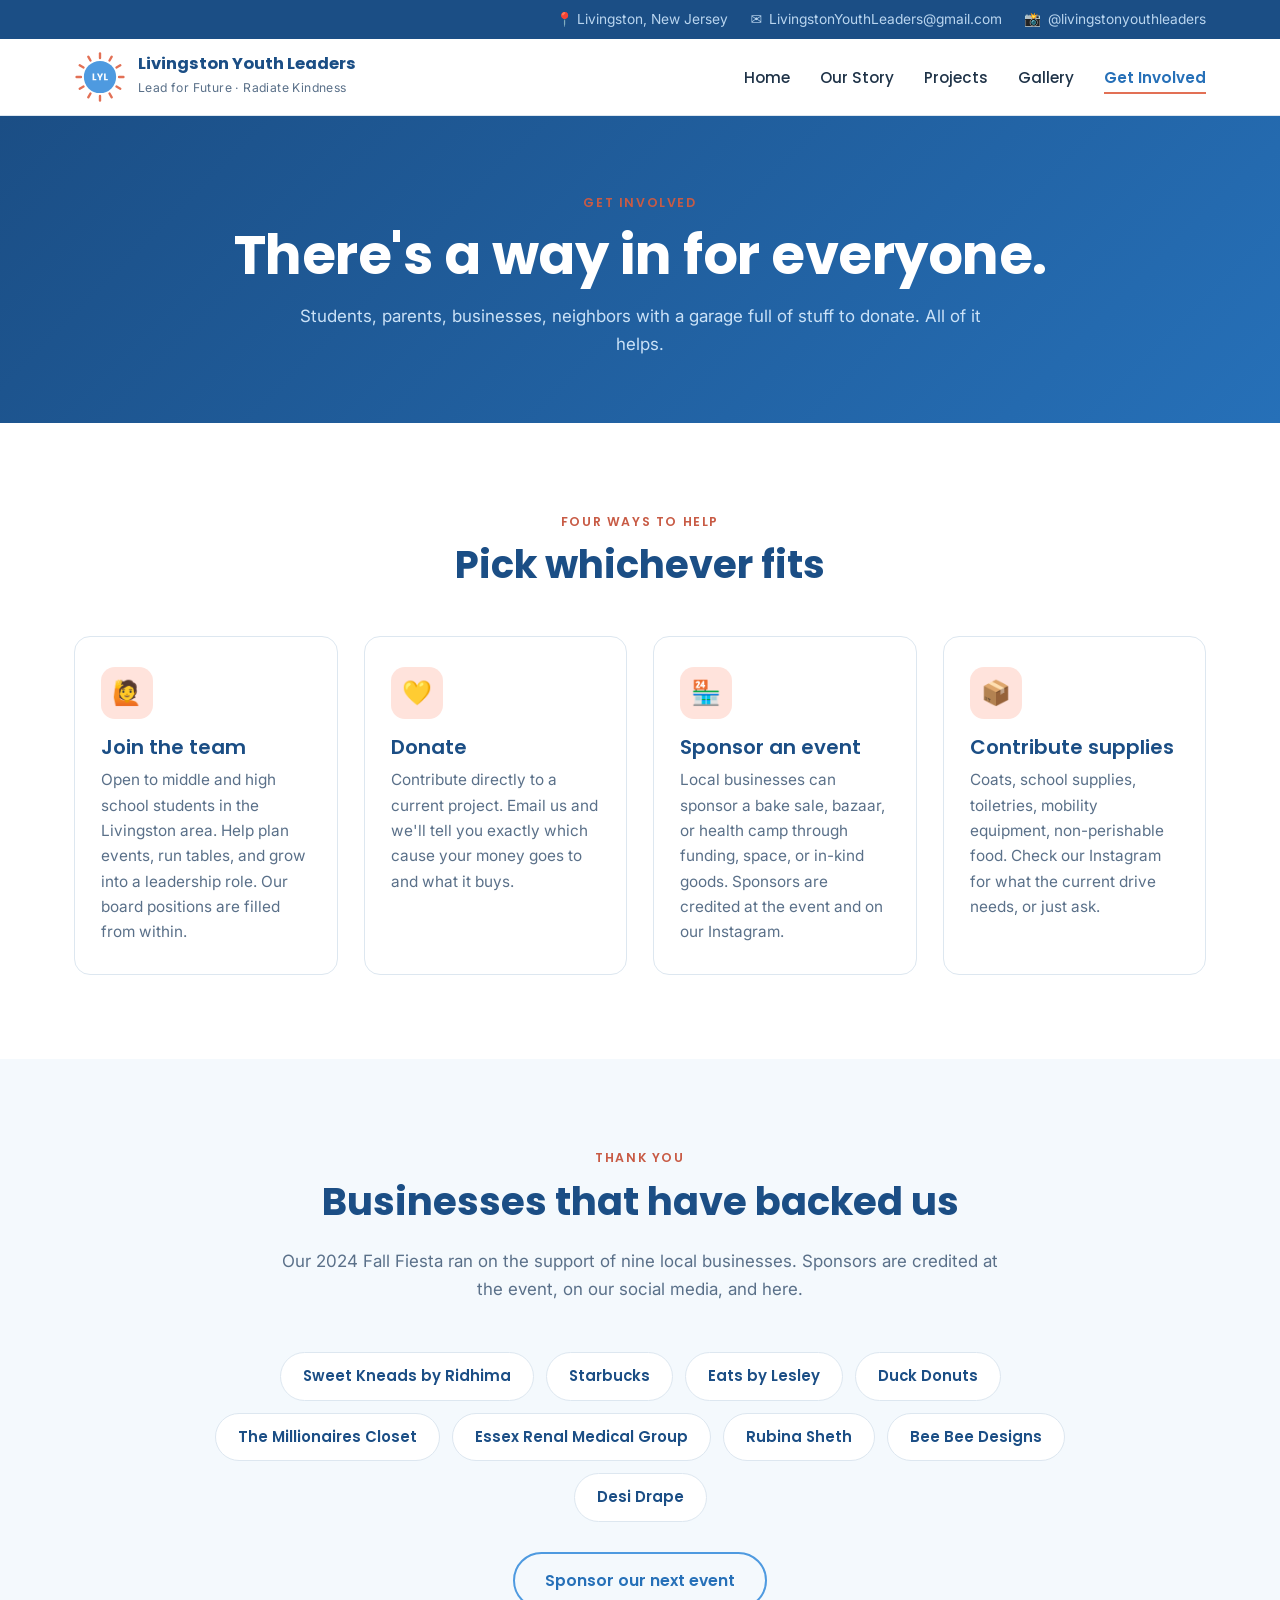
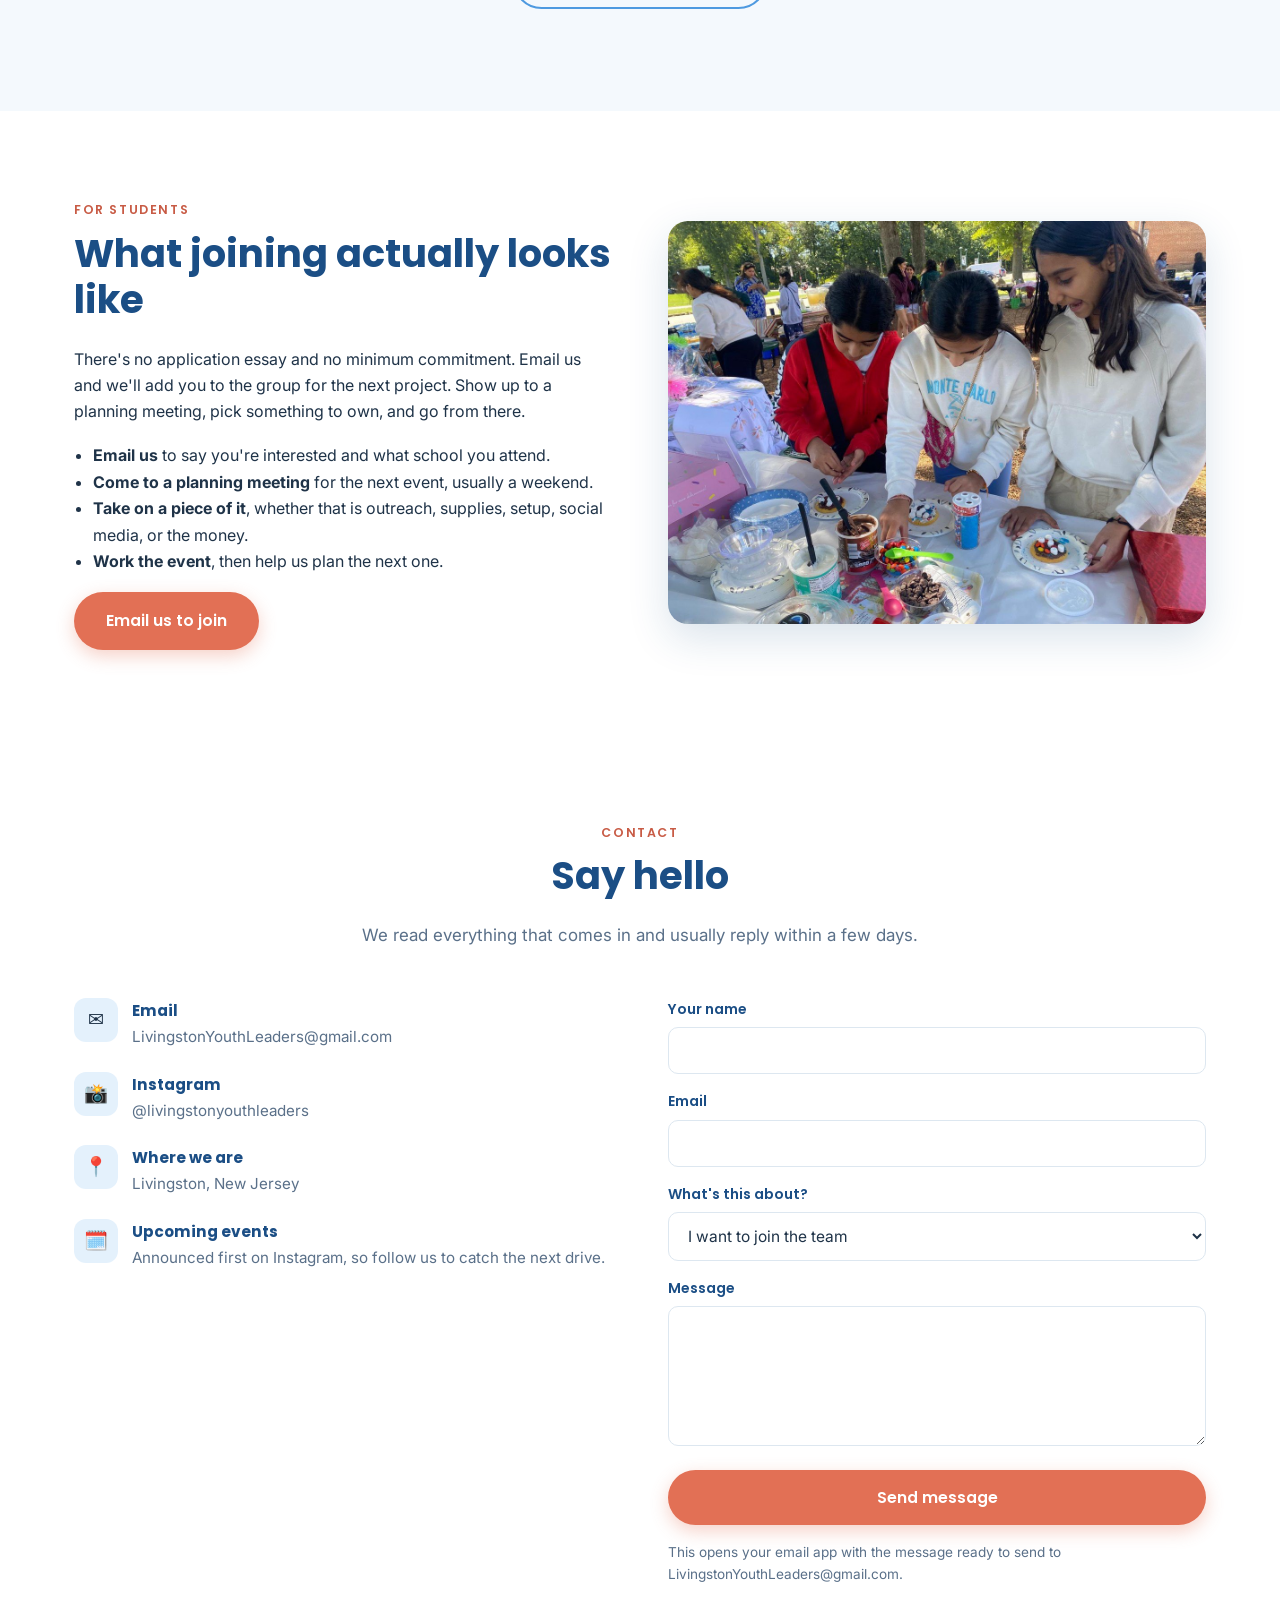
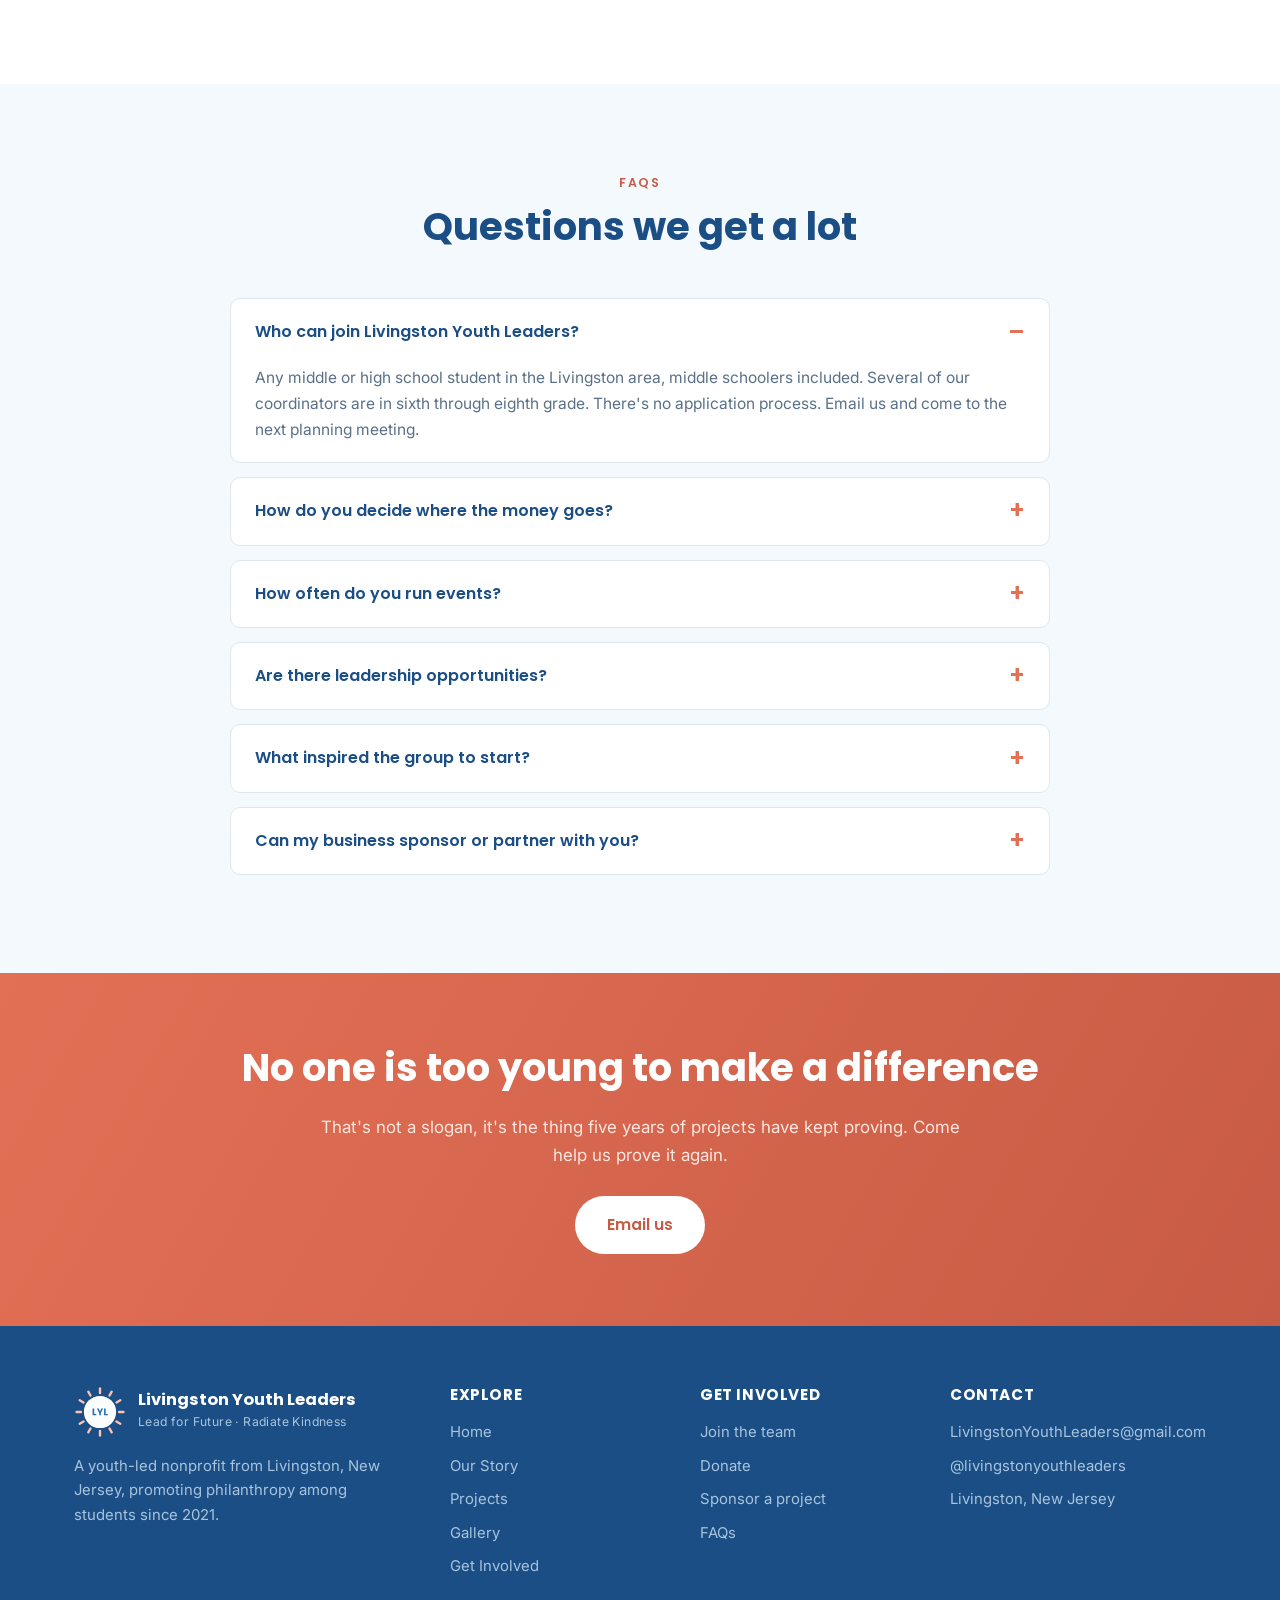
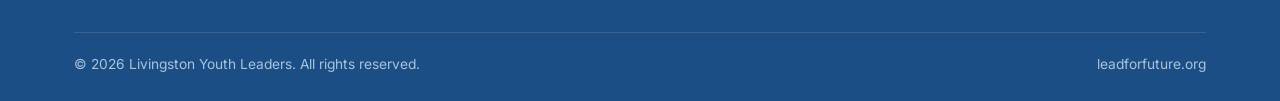
<file: get-involved.html>
<!DOCTYPE html>
<html lang="en">
<head>
<meta charset="UTF-8">
<meta name="viewport" content="width=device-width, initial-scale=1.0">
<title>Get Involved and Contact, Livingston Youth Leaders</title>
<meta name="description" content="Join Livingston Youth Leaders, donate to a project, sponsor an event, or contribute supplies. Contact us at LivingstonYouthLeaders@gmail.com.">
<link rel="canonical" href="https://leadforfuture.org/get-involved.html">
<meta property="og:type" content="website">
<meta property="og:site_name" content="Livingston Youth Leaders">
<meta property="og:title" content="Get Involved, Livingston Youth Leaders">
<meta property="og:description" content="Join the team, donate, sponsor an event, or contribute supplies.">
<meta property="og:url" content="https://leadforfuture.org/get-involved.html">
<meta property="og:image" content="https://leadforfuture.org/images/og-image.jpg">
<meta name="twitter:card" content="summary_large_image">
<meta name="theme-color" content="#1B4E85">
<link rel="preconnect" href="https://fonts.googleapis.com">
<link rel="preconnect" href="https://fonts.gstatic.com" crossorigin>
<link href="https://fonts.googleapis.com/css2?family=Inter:wght@400;500;600&family=Poppins:wght@500;600;700&display=swap" rel="stylesheet">
<link rel="icon" type="image/svg+xml" href="brand/sun-badge/icon.svg">
<link rel="icon" type="image/png" sizes="32x32" href="brand/sun-badge/favicon-32.png">
<link rel="apple-touch-icon" href="brand/sun-badge/favicon-180.png">
<link rel="stylesheet" href="styles.css">
</head>
<body>

<div class="topbar">
  <div class="wrap">
    <span>📍 Livingston, New Jersey</span>
    <span>✉️ <a href="mailto:LivingstonYouthLeaders@gmail.com">LivingstonYouthLeaders@gmail.com</a></span>
    <span>📸 <a href="https://www.instagram.com/livingstonyouthleaders/" target="_blank" rel="noopener">@livingstonyouthleaders</a></span>
  </div>
</div>

<header class="nav">
  <div class="wrap">
    <a class="brand" href="index.html">
      <img class="brand-logo" src="brand/sun-badge/icon.svg" alt="Livingston Youth Leaders logo">
      <span class="brand-text">
        <strong>Livingston Youth Leaders</strong>
        <small>Lead for Future · Radiate Kindness</small>
      </span>
    </a>
    <button class="nav-toggle" aria-label="Toggle menu" aria-expanded="false" aria-controls="nav-menu">
      <span></span><span></span><span></span>
    </button>
    <nav class="nav-menu" id="nav-menu">
      <ul class="nav-links">
        <li><a href="index.html">Home</a></li>
        <li><a href="our-story.html">Our Story</a></li>
        <li><a href="projects.html">Projects</a></li>
        <li><a href="gallery.html">Gallery</a></li>
        <li><a href="get-involved.html" class="is-active">Get Involved</a></li>
      </ul>
    </nav>
  </div>
</header>

<section class="page-hero">
  <div class="wrap">
    <span class="eyebrow">Get involved</span>
    <h1>There's a way in for everyone.</h1>
    <p>Students, parents, businesses, neighbors with a garage full of stuff to donate. All of it helps.</p>
  </div>
</section>

<!-- ================= WAYS TO HELP ================= -->
<section class="section" id="join">
  <div class="wrap">
    <div class="section-head">
      <span class="eyebrow">Four ways to help</span>
      <h2>Pick whichever fits</h2>
    </div>

    <div class="grid grid--4">
      <div class="value">
        <div class="ico">🙋</div>
        <h3>Join the team</h3>
        <p>
          Open to middle and high school students in the Livingston area. Help plan events, run
          tables, and grow into a leadership role. Our board positions are filled from within.
        </p>
      </div>
      <div class="value" id="donate">
        <div class="ico">💛</div>
        <h3>Donate</h3>
        <p>
          Contribute directly to a current project. Email us and we'll tell you exactly which
          cause your money goes to and what it buys.
        </p>
      </div>
      <div class="value" id="sponsor">
        <div class="ico">🏪</div>
        <h3>Sponsor an event</h3>
        <p>
          Local businesses can sponsor a bake sale, bazaar, or health camp through funding,
          space, or in-kind goods. Sponsors are credited at the event and on our Instagram.
        </p>
      </div>
      <div class="value">
        <div class="ico">📦</div>
        <h3>Contribute supplies</h3>
        <p>
          Coats, school supplies, toiletries, mobility equipment, non-perishable food. Check our
          Instagram for what the current drive needs, or just ask.
        </p>
      </div>
    </div>
  </div>
</section>

<!-- ================= SPONSORS ================= -->
<section class="section section--sand">
  <div class="wrap">
    <div class="section-head">
      <span class="eyebrow">Thank you</span>
      <h2>Businesses that have backed us</h2>
      <p>Our 2024 Fall Fiesta ran on the support of nine local businesses. Sponsors are credited at the event, on our social media, and here.</p>
    </div>
    <div class="sponsors">
      <span>Sweet Kneads by Ridhima</span>
      <span>Starbucks</span>
      <span>Eats by Lesley</span>
      <span>Duck Donuts</span>
      <span>The Millionaires Closet</span>
      <span>Essex Renal Medical Group</span>
      <span>Rubina Sheth</span>
      <span>Bee Bee Designs</span>
      <span>Desi Drape</span>
    </div>
    <p class="center" style="margin-top:30px">
      <a class="btn btn--outline" href="#contact">Sponsor our next event</a>
    </p>
  </div>
</section>

<!-- ================= STUDENT PATH ================= -->
<section class="section">
  <div class="wrap">
    <div class="split">
      <div>
        <span class="eyebrow">For students</span>
        <h2>What joining actually looks like</h2>
        <p>
          There's no application essay and no minimum commitment. Email us and we'll add you to
          the group for the next project. Show up to a planning meeting, pick something to own,
          and go from there.
        </p>
        <ul>
          <li><strong>Email us</strong> to say you're interested and what school you attend.</li>
          <li><strong>Come to a planning meeting</strong> for the next event, usually a weekend.</li>
          <li><strong>Take on a piece of it</strong>, whether that is outreach, supplies, setup, social media, or the money.</li>
          <li><strong>Work the event</strong>, then help us plan the next one.</li>
        </ul>
        <a class="btn btn--primary" href="#contact">Email us to join</a>
      </div>
      <div class="split-media">
        <img src="images/volunteers.jpg" alt="Student volunteers running the cookie decorating table">
      </div>
    </div>
  </div>
</section>

<!-- ================= CONTACT ================= -->
<section class="section" id="contact">
  <div class="wrap">
    <div class="section-head">
      <span class="eyebrow">Contact</span>
      <h2>Say hello</h2>
      <p>We read everything that comes in and usually reply within a few days.</p>
    </div>

    <div class="split" style="align-items:start">
      <div>
        <ul class="contact-list">
          <li>
            <div class="ico">✉️</div>
            <div>
              <strong>Email</strong>
              <a href="mailto:LivingstonYouthLeaders@gmail.com">LivingstonYouthLeaders@gmail.com</a>
            </div>
          </li>
          <li>
            <div class="ico">📸</div>
            <div>
              <strong>Instagram</strong>
              <a href="https://www.instagram.com/livingstonyouthleaders/" target="_blank" rel="noopener">@livingstonyouthleaders</a>
            </div>
          </li>
          <li>
            <div class="ico">📍</div>
            <div>
              <strong>Where we are</strong>
              <span>Livingston, New Jersey</span>
            </div>
          </li>
          <li>
            <div class="ico">🗓️</div>
            <div>
              <strong>Upcoming events</strong>
              <span>Announced first on Instagram, so follow us to catch the next drive.</span>
            </div>
          </li>
        </ul>
      </div>

      <div>
        <form class="form" id="contact-form">
          <div class="field">
            <label for="name">Your name</label>
            <input type="text" id="name" name="name" required>
          </div>
          <div class="field">
            <label for="email">Email</label>
            <input type="email" id="email" name="email" required>
          </div>
          <div class="field">
            <label for="topic">What's this about?</label>
            <select id="topic" name="topic">
              <option>I want to join the team</option>
              <option>I'd like to donate</option>
              <option>Sponsorship / partnership</option>
              <option>I have supplies to contribute</option>
              <option>Press or media inquiry</option>
              <option>General question</option>
            </select>
          </div>
          <div class="field">
            <label for="message">Message</label>
            <textarea id="message" name="message" required></textarea>
          </div>
          <button type="submit" class="btn btn--primary">Send message</button>
          <p class="form-note">
            This opens your email app with the message ready to send to
            LivingstonYouthLeaders@gmail.com.
          </p>
        </form>
      </div>
    </div>
  </div>
</section>

<!-- ================= FAQ ================= -->
<section class="section section--sand" id="faq">
  <div class="wrap">
    <div class="section-head">
      <span class="eyebrow">FAQs</span>
      <h2>Questions we get a lot</h2>
    </div>

    <div class="faq">
      <details open>
        <summary>Who can join Livingston Youth Leaders?</summary>
        <div class="faq-a">
          Any middle or high school student in the Livingston area, middle schoolers included.
          Several of our coordinators are in sixth through eighth grade. There's no application
          process. Email us and come to the next planning meeting.
        </div>
      </details>

      <details>
        <summary>How do you decide where the money goes?</summary>
        <div class="faq-a">
          We choose based on current need, whether that is an unfolding crisis like the COVID-19 oxygen
          shortage or the Turkey earthquake, an underserved community abroad, or a gap we can see in
          our own county. The group discusses and decides together before each fundraiser, and we name the
          recipient publicly.
        </div>
      </details>

      <details>
        <summary>How often do you run events?</summary>
        <div class="faq-a">
          Our big fundraiser, whether a bake sale, bazaar, or fair, happens annually and has become
          something of a community tradition. On top of that we run several supply drives and
          service projects throughout the year. Recent years have averaged three to four projects.
        </div>
      </details>

      <details>
        <summary>Are there leadership opportunities?</summary>
        <div class="faq-a">
          Yes, and that is the point of the group. Every role on our board is held by a student, from
          co-president down to partnerships, finance, and social media. Members who show up and take
          responsibility grow into those roles, and each year's leadership is drawn from the people
          already doing the work.
        </div>
      </details>

      <details>
        <summary>What inspired the group to start?</summary>
        <div class="faq-a">
          In May 2021 we learned that underdeveloped countries, India in particular, lacked
          access to basic healthcare and oxygen supplies during the pandemic, largely because of
          economic constraints. We figured even a small contribution beat none, and a bake sale
          let people share their baking and art with the community while raising real money.
        </div>
      </details>

      <details>
        <summary>Can my business sponsor or partner with you?</summary>
        <div class="faq-a">
          Absolutely, we've worked with <a href="https://www.gkhet.org/" target="_blank" rel="noopener">GKHET</a>, Let's Save Ma, Lions International, Bridges
          Outreach, and Franciscan Charities of Newark. Local businesses can sponsor through
          funding, event space, or in-kind goods, and are credited at the event and on our
          Instagram.
        </div>
      </details>
    </div>
  </div>
</section>

<section class="cta-band">
  <div class="wrap">
    <h2>No one is too young to make a difference</h2>
    <p>That's not a slogan, it's the thing five years of projects have kept proving. Come help us prove it again.</p>
    <div class="btn-row btn-row--center">
      <a class="btn btn--primary" href="mailto:LivingstonYouthLeaders@gmail.com">Email us</a>
    </div>
  </div>
</section>

<footer class="footer">
  <div class="wrap">
    <div class="footer-grid">
      <div>
        <a class="brand" href="index.html" style="margin-bottom:16px">
          <img class="brand-logo" src="brand/sun-badge/icon-light.svg" alt="Livingston Youth Leaders logo">
          <span class="brand-text">
            <strong>Livingston Youth Leaders</strong>
            <small>Lead for Future · Radiate Kindness</small>
          </span>
        </a>
        <p>A youth-led nonprofit from Livingston, New Jersey, promoting philanthropy among students since 2021.</p>
      </div>
      <div>
        <h4>Explore</h4>
        <ul>
          <li><a href="index.html">Home</a></li>
          <li><a href="our-story.html">Our Story</a></li>
          <li><a href="projects.html">Projects</a></li>
          <li><a href="gallery.html">Gallery</a></li>
        <li><a href="get-involved.html">Get Involved</a></li>
        </ul>
      </div>
      <div>
        <h4>Get Involved</h4>
        <ul>
          <li><a href="get-involved.html#join">Join the team</a></li>
          <li><a href="get-involved.html#donate">Donate</a></li>
          <li><a href="get-involved.html#sponsor">Sponsor a project</a></li>
          <li><a href="get-involved.html#faq">FAQs</a></li>
        </ul>
      </div>
      <div>
        <h4>Contact</h4>
        <ul>
          <li><a href="mailto:LivingstonYouthLeaders@gmail.com">LivingstonYouthLeaders@gmail.com</a></li>
          <li><a href="https://www.instagram.com/livingstonyouthleaders/" target="_blank" rel="noopener">@livingstonyouthleaders</a></li>
          <li>Livingston, New Jersey</li>
        </ul>
      </div>
    </div>
    <div class="footer-bottom">
      <span>© <span data-current-year>2026</span> Livingston Youth Leaders. All rights reserved.</span>
      <span>leadforfuture.org</span>
    </div>
  </div>
</footer>

<script src="script.js"></script>
</body>
</html>
</file>
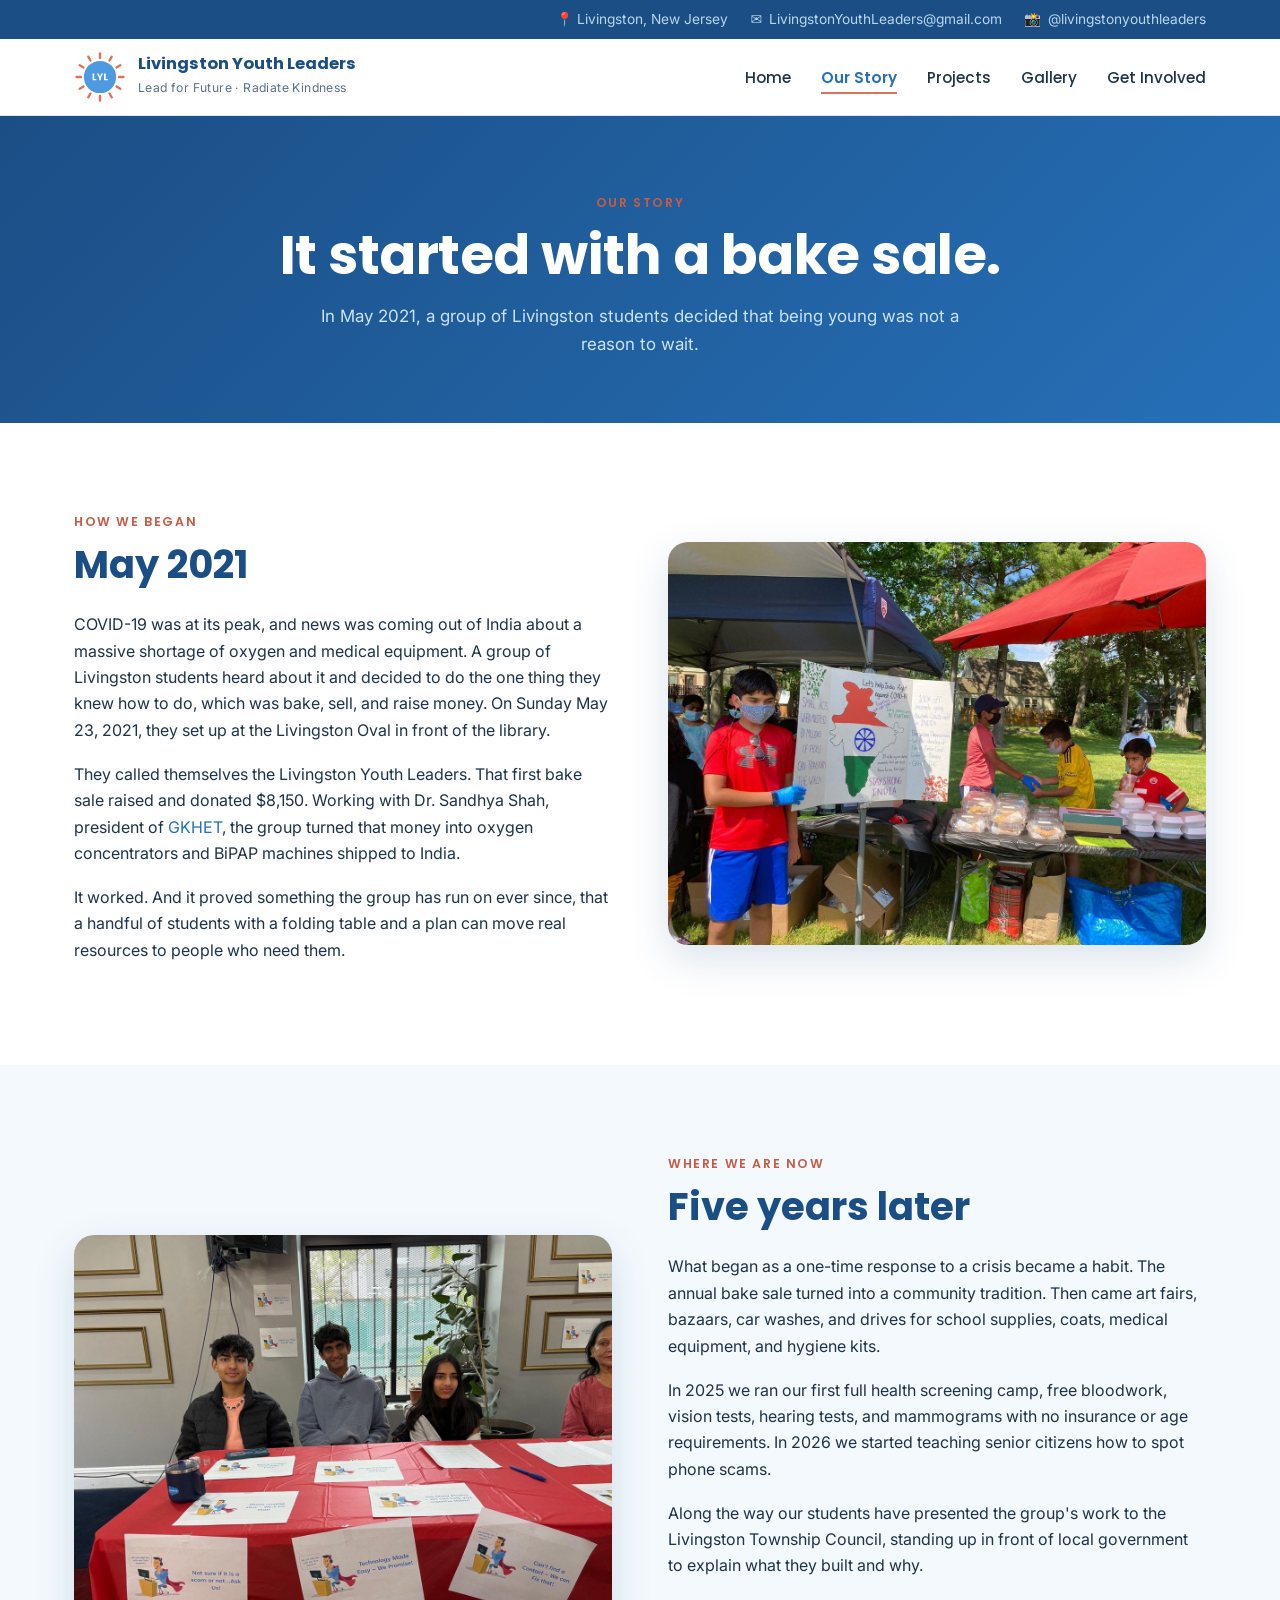
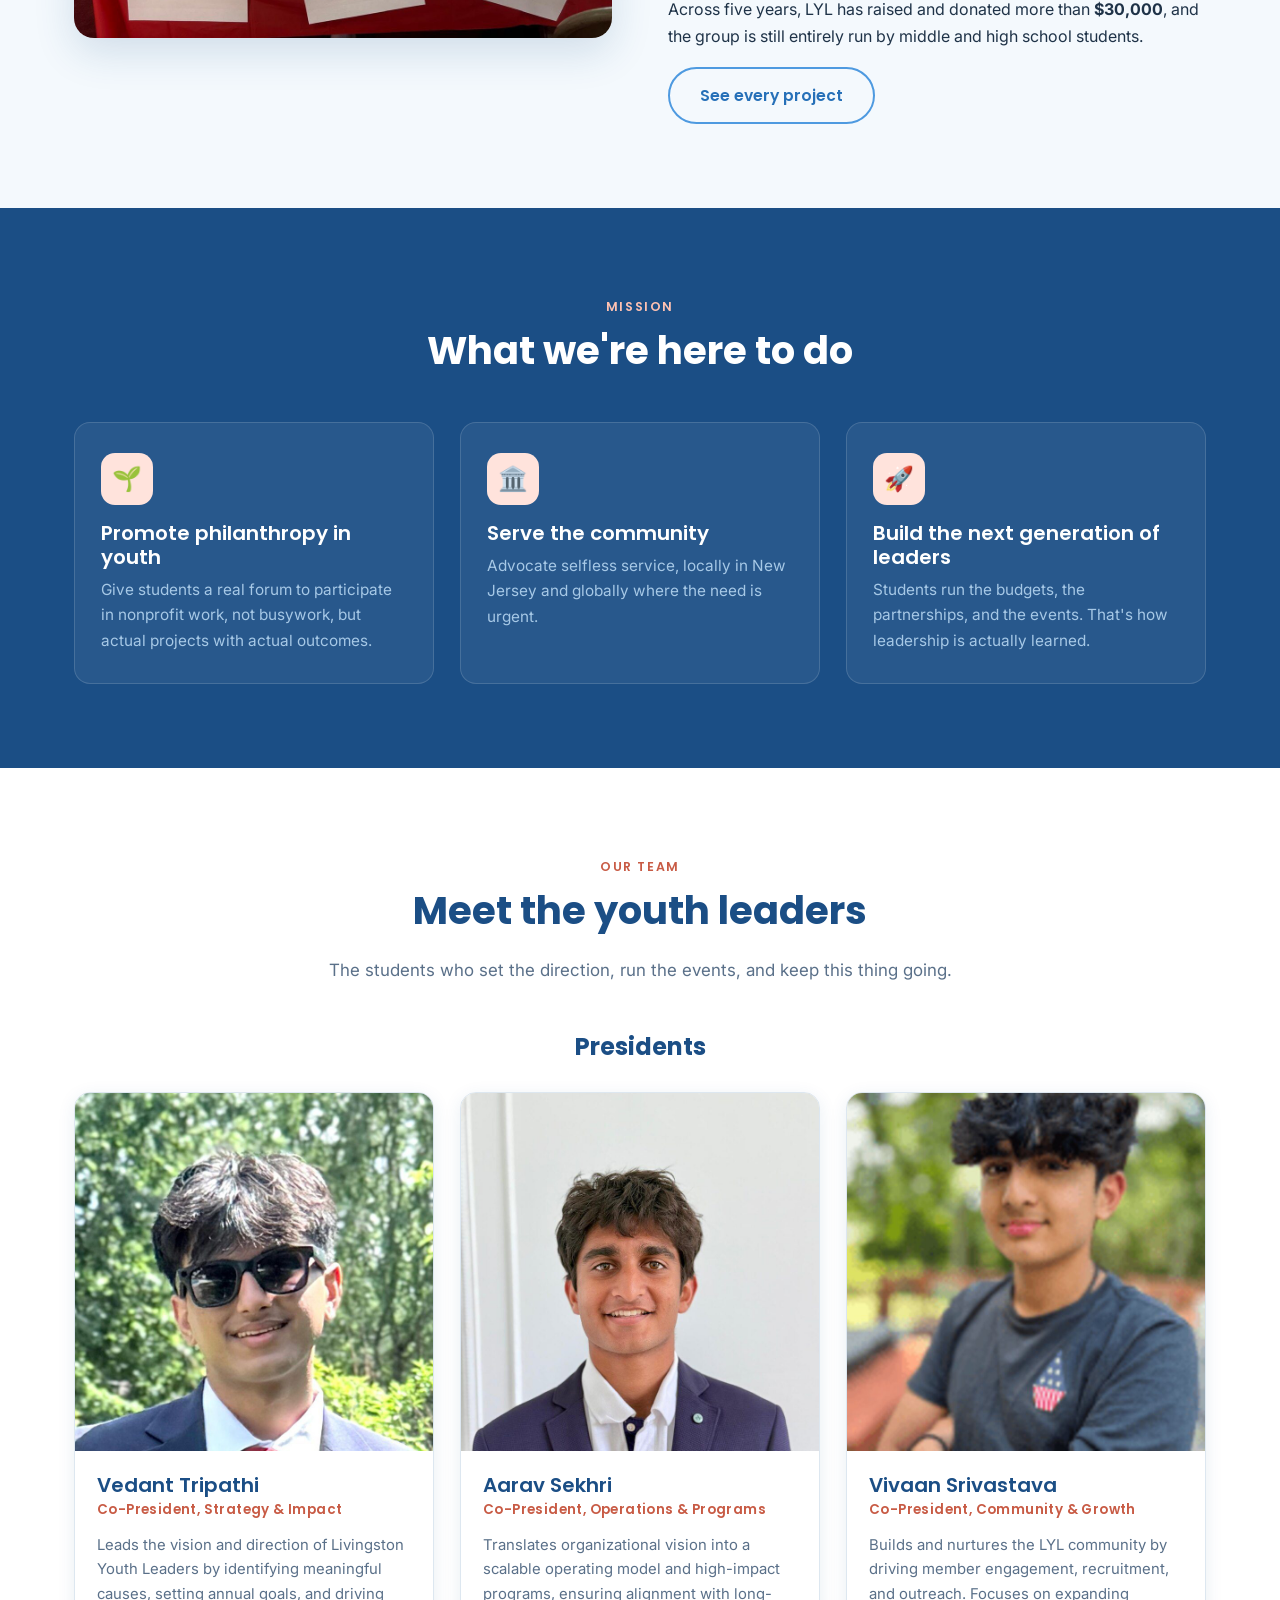
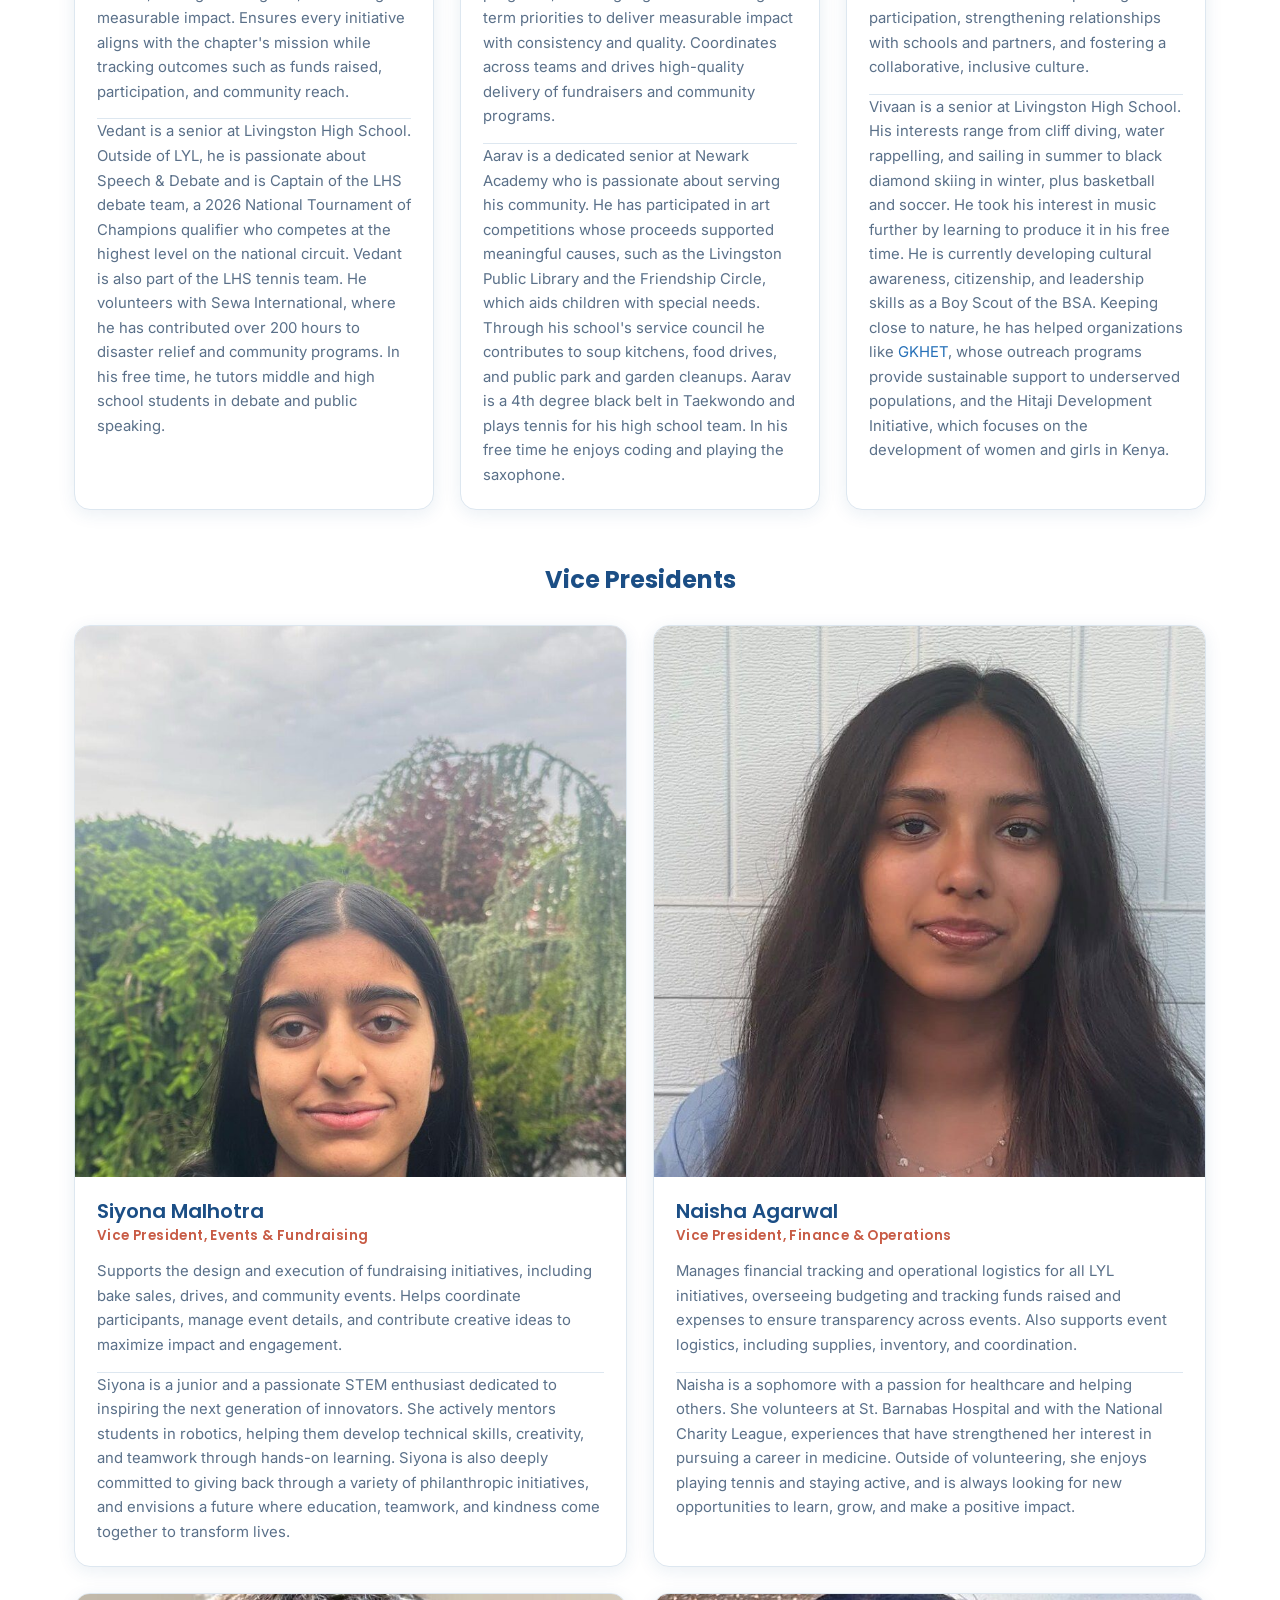
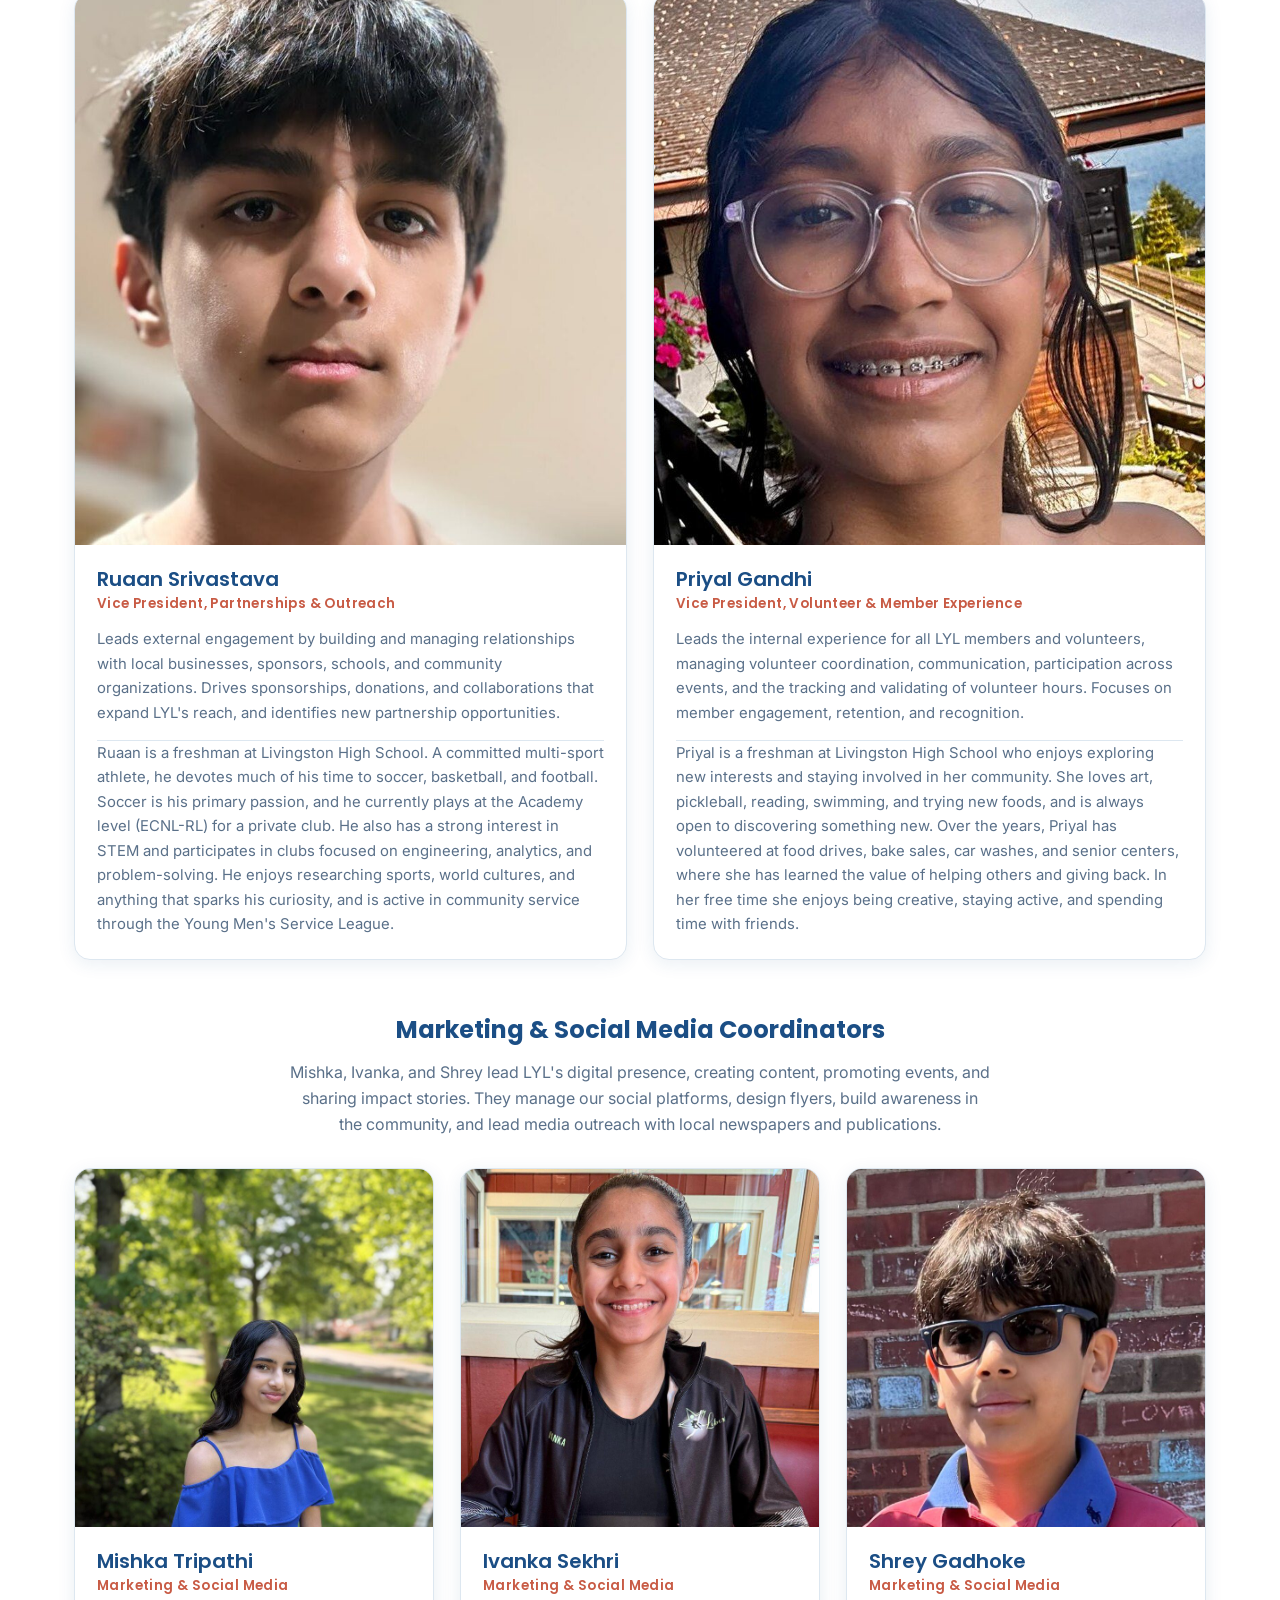
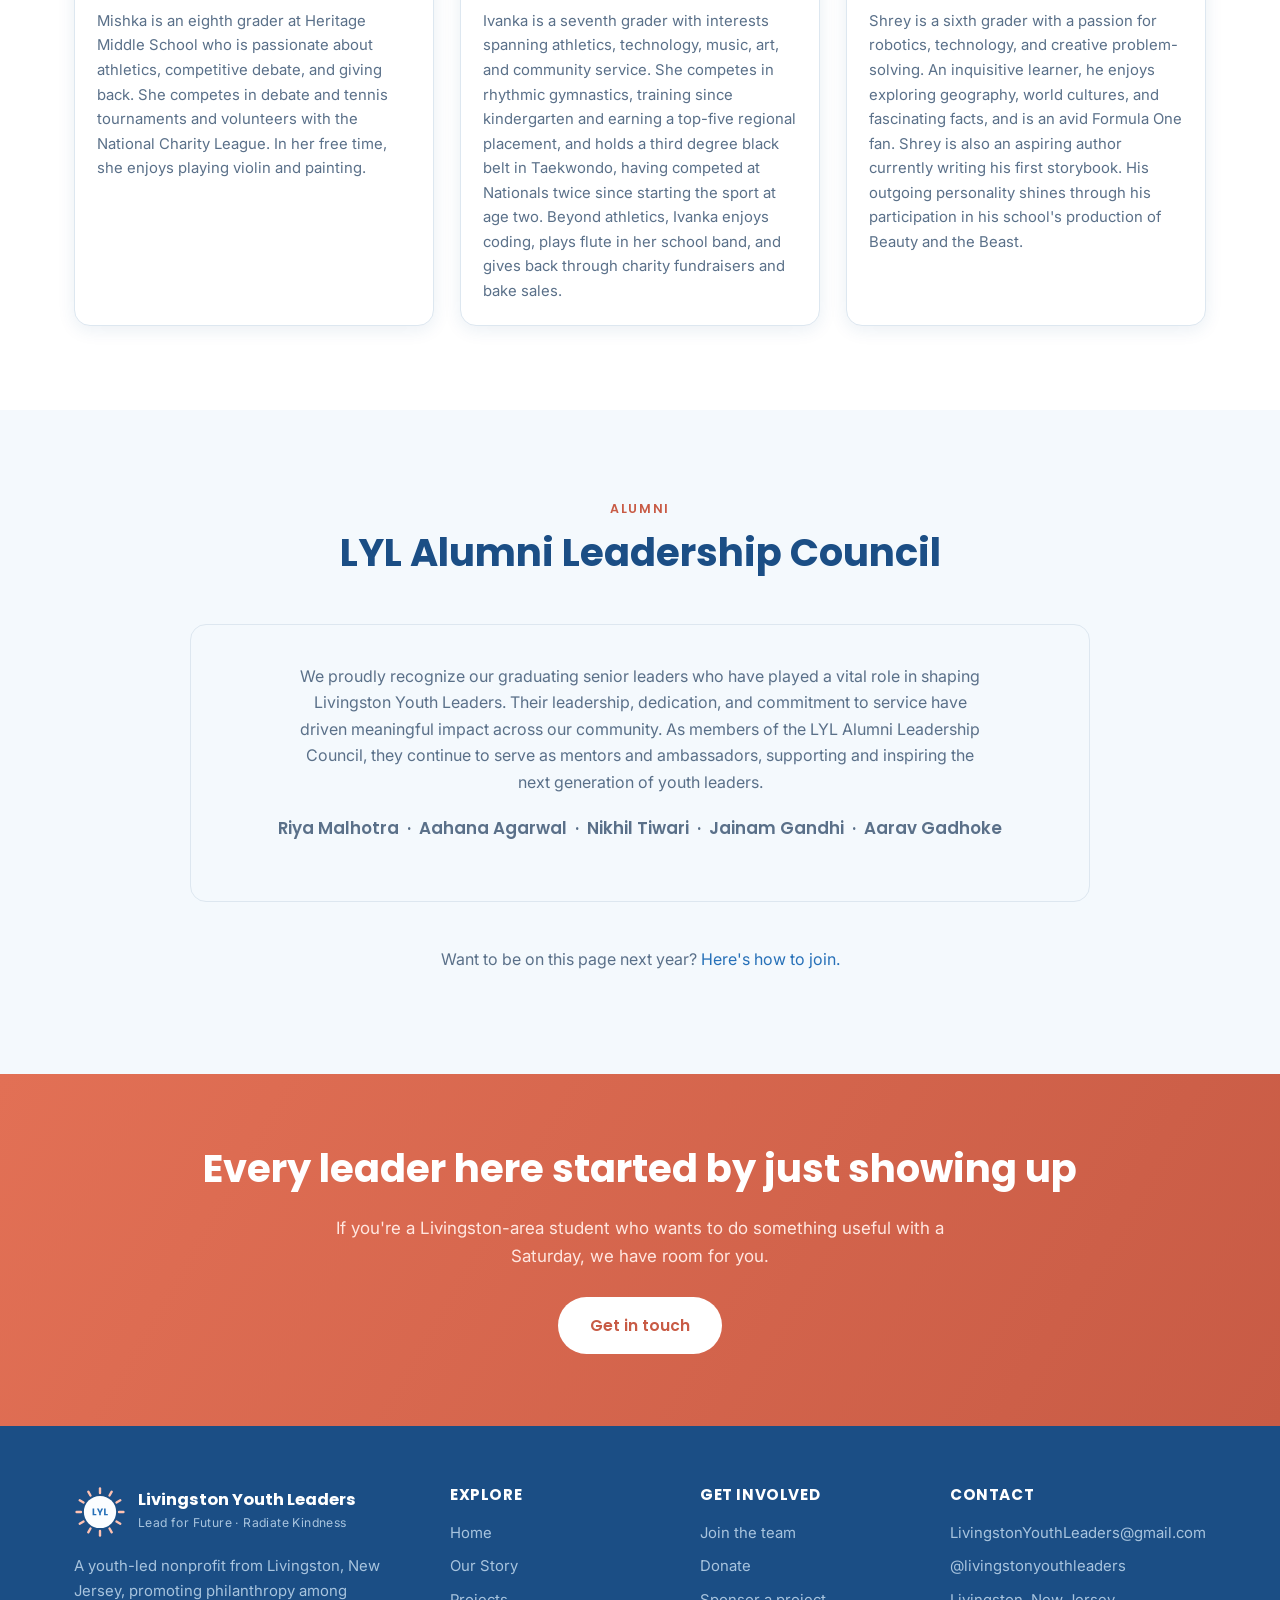
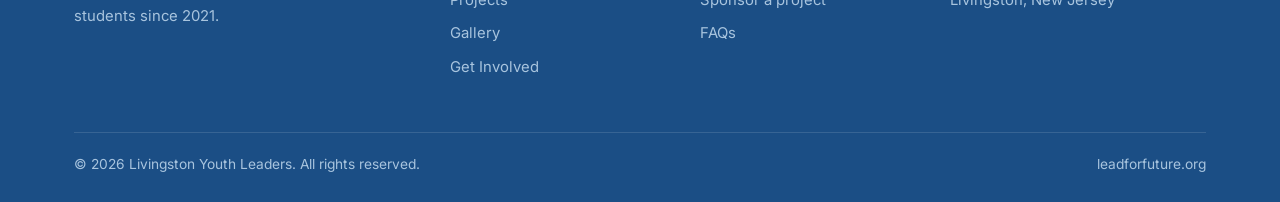
<file: our-story.html>
<!DOCTYPE html>
<html lang="en">
<head>
<meta charset="UTF-8">
<meta name="viewport" content="width=device-width, initial-scale=1.0">
<title>Our Story, Livingston Youth Leaders</title>
<meta name="description" content="How a single bake sale in May 2021 grew into Livingston Youth Leaders, a student-run nonprofit that has raised and donated over $30,000. Meet the leadership team.">
<link rel="canonical" href="https://leadforfuture.org/our-story.html">
<meta property="og:type" content="website">
<meta property="og:site_name" content="Livingston Youth Leaders">
<meta property="og:title" content="Our Story, Livingston Youth Leaders">
<meta property="og:description" content="How a single bake sale in May 2021 grew into a student-run nonprofit. Meet the leadership team.">
<meta property="og:url" content="https://leadforfuture.org/our-story.html">
<meta property="og:image" content="https://leadforfuture.org/images/og-image.jpg">
<meta name="twitter:card" content="summary_large_image">
<meta name="theme-color" content="#1B4E85">
<link rel="preconnect" href="https://fonts.googleapis.com">
<link rel="preconnect" href="https://fonts.gstatic.com" crossorigin>
<link href="https://fonts.googleapis.com/css2?family=Inter:wght@400;500;600&family=Poppins:wght@500;600;700&display=swap" rel="stylesheet">
<link rel="icon" type="image/svg+xml" href="brand/sun-badge/icon.svg">
<link rel="icon" type="image/png" sizes="32x32" href="brand/sun-badge/favicon-32.png">
<link rel="apple-touch-icon" href="brand/sun-badge/favicon-180.png">
<link rel="stylesheet" href="styles.css">
</head>
<body>

<div class="topbar">
  <div class="wrap">
    <span>📍 Livingston, New Jersey</span>
    <span>✉️ <a href="mailto:LivingstonYouthLeaders@gmail.com">LivingstonYouthLeaders@gmail.com</a></span>
    <span>📸 <a href="https://www.instagram.com/livingstonyouthleaders/" target="_blank" rel="noopener">@livingstonyouthleaders</a></span>
  </div>
</div>

<header class="nav">
  <div class="wrap">
    <a class="brand" href="index.html">
      <img class="brand-logo" src="brand/sun-badge/icon.svg" alt="Livingston Youth Leaders logo">
      <span class="brand-text">
        <strong>Livingston Youth Leaders</strong>
        <small>Lead for Future · Radiate Kindness</small>
      </span>
    </a>
    <button class="nav-toggle" aria-label="Toggle menu" aria-expanded="false" aria-controls="nav-menu">
      <span></span><span></span><span></span>
    </button>
    <nav class="nav-menu" id="nav-menu">
      <ul class="nav-links">
        <li><a href="index.html">Home</a></li>
        <li><a href="our-story.html" class="is-active">Our Story</a></li>
        <li><a href="projects.html">Projects</a></li>
        <li><a href="gallery.html">Gallery</a></li>
        <li><a href="get-involved.html">Get Involved</a></li>
      </ul>
    </nav>
  </div>
</header>

<section class="page-hero">
  <div class="wrap">
    <span class="eyebrow">Our story</span>
    <h1>It started with a bake sale.</h1>
    <p>In May 2021, a group of Livingston students decided that being young was not a reason to wait.</p>
  </div>
</section>

<!-- ================= STORY ================= -->
<section class="section">
  <div class="wrap">
    <div class="split">
      <div>
        <span class="eyebrow">How we began</span>
        <h2>May 2021</h2>
        <p>
          COVID-19 was at its peak, and news was coming out of India about a massive shortage of
          oxygen and medical equipment. A group of Livingston students heard about it and decided
          to do the one thing they knew how to do, which was bake, sell, and raise money. On
          Sunday May 23, 2021, they set up at the Livingston Oval in front of the library.
        </p>
        <p>
          They called themselves the Livingston Youth Leaders. That first bake sale raised and
          donated $8,150. Working with Dr. Sandhya Shah, president of
          <a href="https://www.gkhet.org/" target="_blank" rel="noopener">GKHET</a>, the group
          turned that money into oxygen concentrators and BiPAP machines shipped to India.
        </p>
        <p>
          It worked. And it proved something the group has run on ever since, that a handful of
          students with a folding table and a plan can move real resources to people who need them.
        </p>
      </div>
      <div class="split-media">
        <img src="images/story-2021.jpg" alt="A volunteer at the first bake sale with a hand painted poster">
      </div>
    </div>
  </div>
</section>

<section class="section section--sand">
  <div class="wrap">
    <div class="split">
      <div class="split-media">
        <img src="images/story-today.jpg" alt="The tech help desk at Kearny Hindu Temple in 2026">
      </div>
      <div>
        <span class="eyebrow">Where we are now</span>
        <h2>Five years later</h2>
        <p>
          What began as a one-time response to a crisis became a habit. The annual bake sale turned
          into a community tradition. Then came art fairs, bazaars, car washes, and drives for
          school supplies, coats, medical equipment, and hygiene kits.
        </p>
        <p>
          In 2025 we ran our first full health screening camp, free bloodwork, vision tests,
          hearing tests, and mammograms with no insurance or age requirements. In 2026 we started
          teaching senior citizens how to spot phone scams.
        </p>
        <p>
          Along the way our students have presented the group's work to the Livingston Township
          Council, standing up in front of local government to explain what they built and why.
        </p>
        <p>
          Across five years, LYL has raised and donated more than <strong>$30,000</strong>, and the
          group is still entirely run by middle and high school students.
        </p>
        <a class="btn btn--outline" href="projects.html">See every project</a>
      </div>
    </div>
  </div>
</section>

<!-- ================= MISSION ================= -->
<section class="section section--teal">
  <div class="wrap">
    <div class="section-head">
      <span class="eyebrow">Mission</span>
      <h2>What we're here to do</h2>
    </div>
    <div class="grid grid--3">
      <div class="value" style="background:rgba(255,255,255,.06); border-color:rgba(255,255,255,.14)">
        <div class="ico">🌱</div>
        <h3>Promote philanthropy in youth</h3>
        <p style="color:#A6C8E6">Give students a real forum to participate in nonprofit work, not busywork, but actual projects with actual outcomes.</p>
      </div>
      <div class="value" style="background:rgba(255,255,255,.06); border-color:rgba(255,255,255,.14)">
        <div class="ico">🏛️</div>
        <h3>Serve the community</h3>
        <p style="color:#A6C8E6">Advocate selfless service, locally in New Jersey and globally where the need is urgent.</p>
      </div>
      <div class="value" style="background:rgba(255,255,255,.06); border-color:rgba(255,255,255,.14)">
        <div class="ico">🚀</div>
        <h3>Build the next generation of leaders</h3>
        <p style="color:#A6C8E6">Students run the budgets, the partnerships, and the events. That's how leadership is actually learned.</p>
      </div>
    </div>
  </div>
</section>

<!-- ================= LEADERSHIP ================= -->
<section class="section">
  <div class="wrap">
    <div class="section-head">
      <span class="eyebrow">Our team</span>
      <h2>Meet the youth leaders</h2>
      <p>The students who set the direction, run the events, and keep this thing going.</p>
    </div>

    <!-- ---------- Presidents ---------- -->
    <h3 class="group-head">Presidents</h3>
    <div class="grid grid--3">

      <article class="bio">
        <div class="bio-photo"><img src="images/board/vedant.jpg" alt="Vedant Tripathi"></div>
        <div class="bio-body">
          <h3>Vedant Tripathi</h3>
          <div class="bio-role">Co-President, Strategy &amp; Impact</div>
          <p class="bio-duty">
            Leads the vision and direction of Livingston Youth Leaders by identifying meaningful
            causes, setting annual goals, and driving measurable impact. Ensures every initiative
            aligns with the chapter's mission while tracking outcomes such as funds raised,
            participation, and community reach.
          </p>
          <p>
            Vedant is a senior at Livingston High School. Outside of LYL, he is passionate about
            Speech &amp; Debate and is Captain of the LHS debate team, a 2026 National Tournament of
            Champions qualifier who competes at the highest level on the national circuit. Vedant is
            also part of the LHS tennis team. He volunteers with Sewa International, where he has
            contributed over 200 hours to disaster relief and community programs. In his free time,
            he tutors middle and high school students in debate and public speaking.
          </p>
        </div>
      </article>

      <article class="bio">
        <div class="bio-photo"><img src="images/board/aarav-sekhri.jpg" alt="Aarav Sekhri"></div>
        <div class="bio-body">
          <h3>Aarav Sekhri</h3>
          <div class="bio-role">Co-President, Operations &amp; Programs</div>
          <p class="bio-duty">
            Translates organizational vision into a scalable operating model and high-impact
            programs, ensuring alignment with long-term priorities to deliver measurable impact with
            consistency and quality. Coordinates across teams and drives high-quality delivery of
            fundraisers and community programs.
          </p>
          <p>
            Aarav is a dedicated senior at Newark Academy who is passionate about serving his
            community. He has participated in art competitions whose proceeds supported meaningful
            causes, such as the Livingston Public Library and the Friendship Circle, which aids
            children with special needs. Through his school's service council he contributes to soup
            kitchens, food drives, and public park and garden cleanups. Aarav is a 4th degree black
            belt in Taekwondo and plays tennis for his high school team. In his free time he enjoys
            coding and playing the saxophone.
          </p>
        </div>
      </article>

      <article class="bio">
        <div class="bio-photo"><img src="images/board/vivaan.jpg" alt="Vivaan Srivastava"></div>
        <div class="bio-body">
          <h3>Vivaan Srivastava</h3>
          <div class="bio-role">Co-President, Community &amp; Growth</div>
          <p class="bio-duty">
            Builds and nurtures the LYL community by driving member engagement, recruitment, and
            outreach. Focuses on expanding participation, strengthening relationships with schools
            and partners, and fostering a collaborative, inclusive culture.
          </p>
          <p>
            Vivaan is a senior at Livingston High School. His interests range from cliff diving,
            water rappelling, and sailing in summer to black diamond skiing in winter, plus
            basketball and soccer. He took his interest in music further by learning to produce it in
            his free time. He is currently developing cultural awareness, citizenship, and leadership
            skills as a Boy Scout of the BSA. Keeping close to nature, he has helped organizations
            like <a href="https://www.gkhet.org/" target="_blank" rel="noopener">GKHET</a>, whose
            outreach programs provide sustainable support to underserved populations, and the Hitaji
            Development Initiative, which focuses on the development of women and girls in Kenya.
          </p>
        </div>
      </article>

    </div>

    <!-- ---------- Vice Presidents ---------- -->
    <h3 class="group-head">Vice Presidents</h3>
    <div class="grid grid--2">

      <article class="bio">
        <div class="bio-photo"><img src="images/board/siyona.jpg" alt="Siyona Malhotra"></div>
        <div class="bio-body">
          <h3>Siyona Malhotra</h3>
          <div class="bio-role">Vice President, Events &amp; Fundraising</div>
          <p class="bio-duty">
            Supports the design and execution of fundraising initiatives, including bake sales,
            drives, and community events. Helps coordinate participants, manage event details, and
            contribute creative ideas to maximize impact and engagement.
          </p>
          <p>
            Siyona is a junior and a passionate STEM enthusiast dedicated to inspiring the next
            generation of innovators. She actively mentors students in robotics, helping them develop
            technical skills, creativity, and teamwork through hands-on learning. Siyona is also
            deeply committed to giving back through a variety of philanthropic initiatives, and
            envisions a future where education, teamwork, and kindness come together to transform
            lives.
          </p>
        </div>
      </article>

      <article class="bio">
        <div class="bio-photo"><img src="images/board/naisha.jpg" alt="Naisha Agarwal"></div>
        <div class="bio-body">
          <h3>Naisha Agarwal</h3>
          <div class="bio-role">Vice President, Finance &amp; Operations</div>
          <p class="bio-duty">
            Manages financial tracking and operational logistics for all LYL initiatives, overseeing
            budgeting and tracking funds raised and expenses to ensure transparency across events.
            Also supports event logistics, including supplies, inventory, and coordination.
          </p>
          <p>
            Naisha is a sophomore with a passion for healthcare and helping others. She volunteers at
            St. Barnabas Hospital and with the National Charity League, experiences that have
            strengthened her interest in pursuing a career in medicine. Outside of volunteering, she
            enjoys playing tennis and staying active, and is always looking for new opportunities to
            learn, grow, and make a positive impact.
          </p>
        </div>
      </article>

      <article class="bio">
        <div class="bio-photo"><img src="images/board/ruaan.jpg" alt="Ruaan Srivastava"></div>
        <div class="bio-body">
          <h3>Ruaan Srivastava</h3>
          <div class="bio-role">Vice President, Partnerships &amp; Outreach</div>
          <p class="bio-duty">
            Leads external engagement by building and managing relationships with local businesses,
            sponsors, schools, and community organizations. Drives sponsorships, donations, and
            collaborations that expand LYL's reach, and identifies new partnership opportunities.
          </p>
          <p>
            Ruaan is a freshman at Livingston High School. A committed multi-sport athlete, he
            devotes much of his time to soccer, basketball, and football. Soccer is his primary
            passion, and he currently plays at the Academy level (ECNL-RL) for a private club. He
            also has a strong interest in STEM and participates in clubs focused on engineering,
            analytics, and problem-solving. He enjoys researching sports, world cultures, and
            anything that sparks his curiosity, and is active in community service through the Young
            Men's Service League.
          </p>
        </div>
      </article>

      <article class="bio">
        <div class="bio-photo"><img src="images/board/priyal.jpg" alt="Priyal Gandhi"></div>
        <div class="bio-body">
          <h3>Priyal Gandhi</h3>
          <div class="bio-role">Vice President, Volunteer &amp; Member Experience</div>
          <p class="bio-duty">
            Leads the internal experience for all LYL members and volunteers, managing volunteer
            coordination, communication, participation across events, and the tracking and
            validating of volunteer hours. Focuses on member engagement, retention, and recognition.
          </p>
          <p>
            Priyal is a freshman at Livingston High School who enjoys exploring new interests and
            staying involved in her community. She loves art, pickleball, reading, swimming, and
            trying new foods, and is always open to discovering something new. Over the years, Priyal
            has volunteered at food drives, bake sales, car washes, and senior centers, where she has
            learned the value of helping others and giving back. In her free time she enjoys being
            creative, staying active, and spending time with friends.
          </p>
        </div>
      </article>

    </div>

    <!-- ---------- Marketing & Social Media ---------- -->
    <h3 class="group-head">Marketing &amp; Social Media Coordinators</h3>
    <p class="center" style="max-width:70ch; margin:-16px auto 30px; color:var(--ink-soft)">
      Mishka, Ivanka, and Shrey lead LYL's digital presence, creating content, promoting events,
      and sharing impact stories. They manage our social platforms, design flyers, build awareness
      in the community, and lead media outreach with local newspapers and publications.
    </p>
    <div class="grid grid--3">

      <article class="bio">
        <div class="bio-photo"><img src="images/board/mishka.jpg" alt="Mishka Tripathi"></div>
        <div class="bio-body">
          <h3>Mishka Tripathi</h3>
          <div class="bio-role">Marketing &amp; Social Media</div>
          <p>
            Mishka is an eighth grader at Heritage Middle School who is passionate about athletics,
            competitive debate, and giving back. She competes in debate and tennis tournaments and
            volunteers with the National Charity League. In her free time, she enjoys playing violin
            and painting.
          </p>
        </div>
      </article>

      <article class="bio">
        <div class="bio-photo"><img src="images/board/ivanka.jpg" alt="Ivanka Sekhri"></div>
        <div class="bio-body">
          <h3>Ivanka Sekhri</h3>
          <div class="bio-role">Marketing &amp; Social Media</div>
          <p>
            Ivanka is a seventh grader with interests spanning athletics, technology, music, art, and
            community service. She competes in rhythmic gymnastics, training since kindergarten and
            earning a top-five regional placement, and holds a third degree black belt in Taekwondo,
            having competed at Nationals twice since starting the sport at age two. Beyond athletics,
            Ivanka enjoys coding, plays flute in her school band, and gives back through charity
            fundraisers and bake sales.
          </p>
        </div>
      </article>

      <article class="bio">
        <div class="bio-photo"><img src="images/board/shrey.jpg" alt="Shrey Gadhoke"></div>
        <div class="bio-body">
          <h3>Shrey Gadhoke</h3>
          <div class="bio-role">Marketing &amp; Social Media</div>
          <p>
            Shrey is a sixth grader with a passion for robotics, technology, and creative
            problem-solving. An inquisitive learner, he enjoys exploring geography, world cultures,
            and fascinating facts, and is an avid Formula One fan. Shrey is also an aspiring author
            currently writing his first storybook. His outgoing personality shines through his
            participation in his school's production of Beauty and the Beast.
          </p>
        </div>
      </article>

    </div>
  </div>
</section>

<!-- ================= ALUMNI ================= -->
<section class="section section--sand">
  <div class="wrap">
    <div class="section-head">
      <span class="eyebrow">Alumni</span>
      <h2>LYL Alumni Leadership Council</h2>
    </div>
    <div class="alumni">
      <p>
        We proudly recognize our graduating senior leaders who have played a vital role in shaping
        Livingston Youth Leaders. Their leadership, dedication, and commitment to service have driven
        meaningful impact across our community. As members of the LYL Alumni Leadership Council, they
        continue to serve as mentors and ambassadors, supporting and inspiring the next generation of
        youth leaders.
      </p>
      <p class="alumni-names">
        Riya Malhotra &nbsp;·&nbsp; Aahana Agarwal &nbsp;·&nbsp; Nikhil Tiwari &nbsp;·&nbsp;
        Jainam Gandhi &nbsp;·&nbsp; Aarav Gadhoke
      </p>
    </div>

    <p class="center" style="margin-top:44px; color:var(--ink-soft)">
      Want to be on this page next year? <a href="get-involved.html#join">Here's how to join.</a>
    </p>
  </div>
</section>

<section class="cta-band">
  <div class="wrap">
    <h2>Every leader here started by just showing up</h2>
    <p>If you're a Livingston-area student who wants to do something useful with a Saturday, we have room for you.</p>
    <div class="btn-row btn-row--center">
      <a class="btn btn--primary" href="get-involved.html#contact">Get in touch</a>
    </div>
  </div>
</section>

<footer class="footer">
  <div class="wrap">
    <div class="footer-grid">
      <div>
        <a class="brand" href="index.html" style="margin-bottom:16px">
          <img class="brand-logo" src="brand/sun-badge/icon-light.svg" alt="Livingston Youth Leaders logo">
          <span class="brand-text">
            <strong>Livingston Youth Leaders</strong>
            <small>Lead for Future · Radiate Kindness</small>
          </span>
        </a>
        <p>A youth-led nonprofit from Livingston, New Jersey, promoting philanthropy among students since 2021.</p>
      </div>
      <div>
        <h4>Explore</h4>
        <ul>
          <li><a href="index.html">Home</a></li>
          <li><a href="our-story.html">Our Story</a></li>
          <li><a href="projects.html">Projects</a></li>
          <li><a href="gallery.html">Gallery</a></li>
          <li><a href="get-involved.html">Get Involved</a></li>
        </ul>
      </div>
      <div>
        <h4>Get Involved</h4>
        <ul>
          <li><a href="get-involved.html#join">Join the team</a></li>
          <li><a href="get-involved.html#donate">Donate</a></li>
          <li><a href="get-involved.html#sponsor">Sponsor a project</a></li>
          <li><a href="get-involved.html#faq">FAQs</a></li>
        </ul>
      </div>
      <div>
        <h4>Contact</h4>
        <ul>
          <li><a href="mailto:LivingstonYouthLeaders@gmail.com">LivingstonYouthLeaders@gmail.com</a></li>
          <li><a href="https://www.instagram.com/livingstonyouthleaders/" target="_blank" rel="noopener">@livingstonyouthleaders</a></li>
          <li>Livingston, New Jersey</li>
        </ul>
      </div>
    </div>
    <div class="footer-bottom">
      <span>© <span data-current-year>2026</span> Livingston Youth Leaders. All rights reserved.</span>
      <span>leadforfuture.org</span>
    </div>
  </div>
</footer>

<script src="script.js"></script>
</body>
</html>
</file>
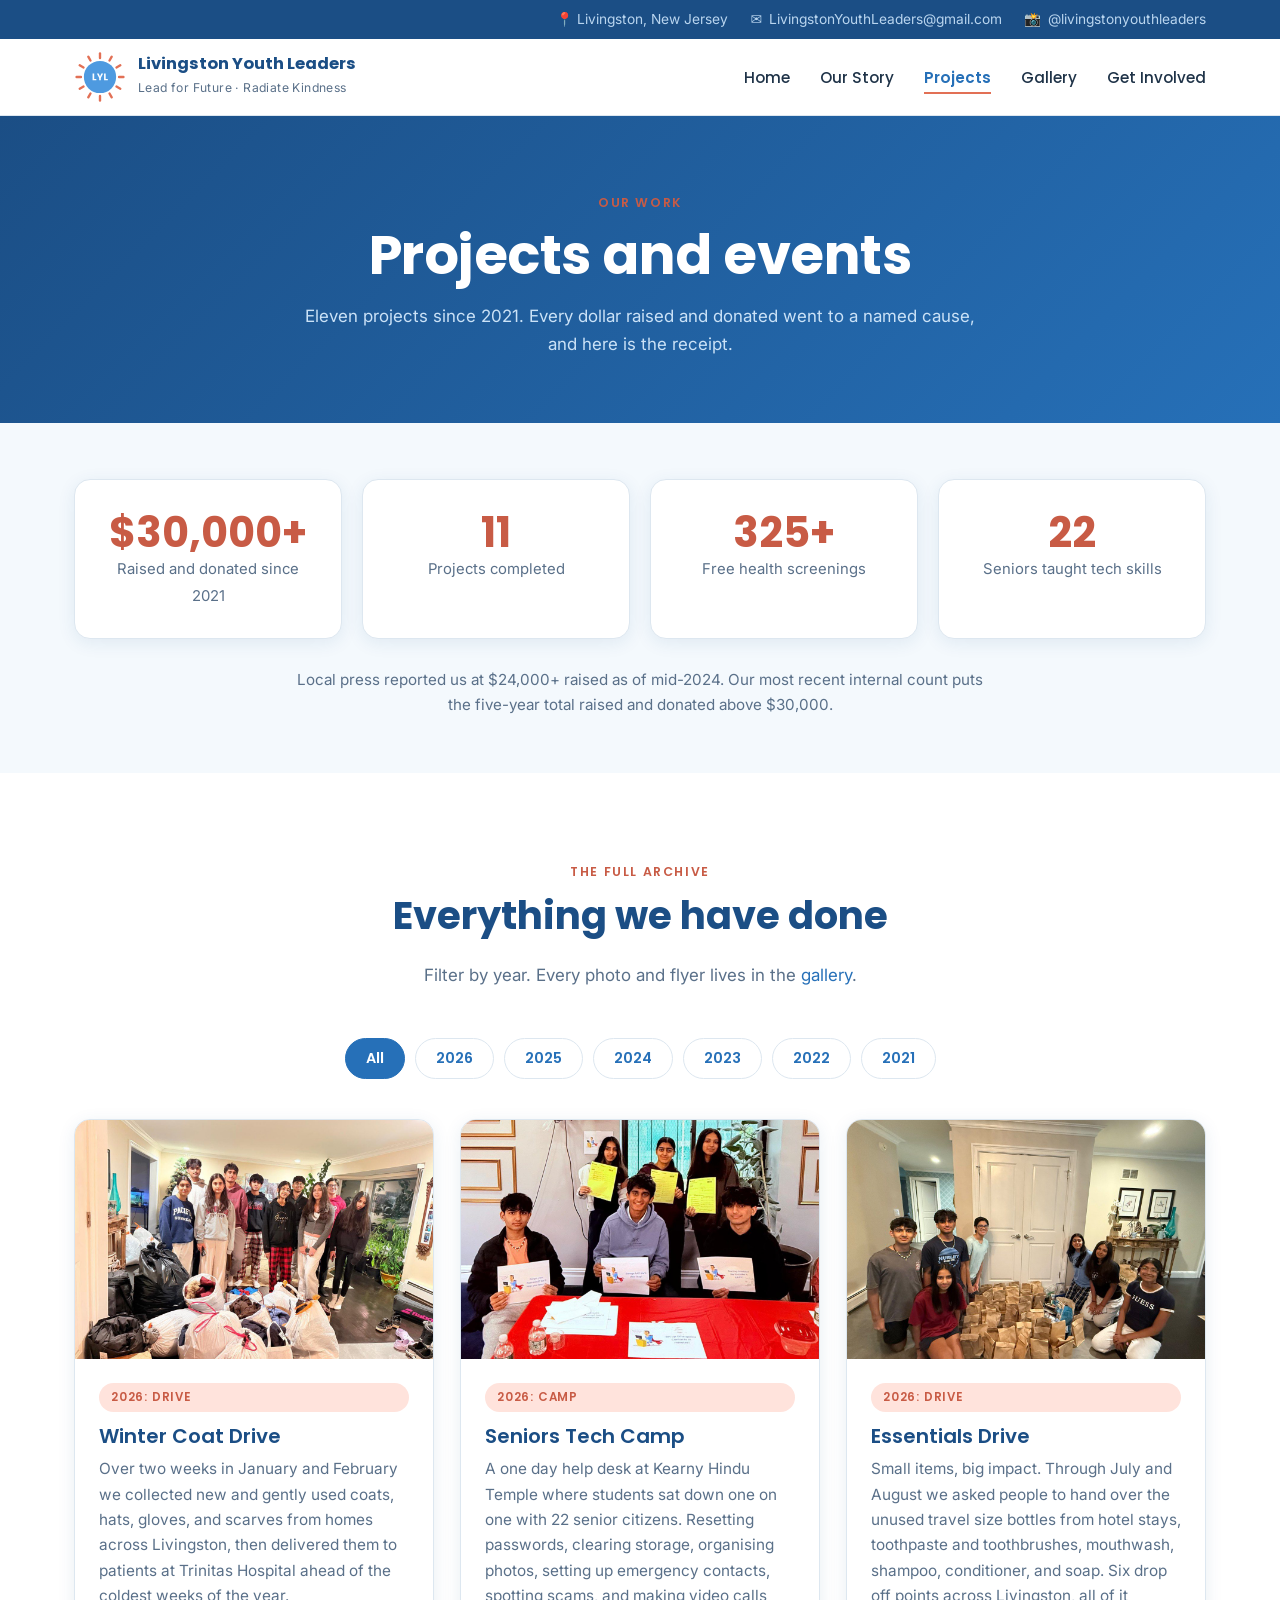
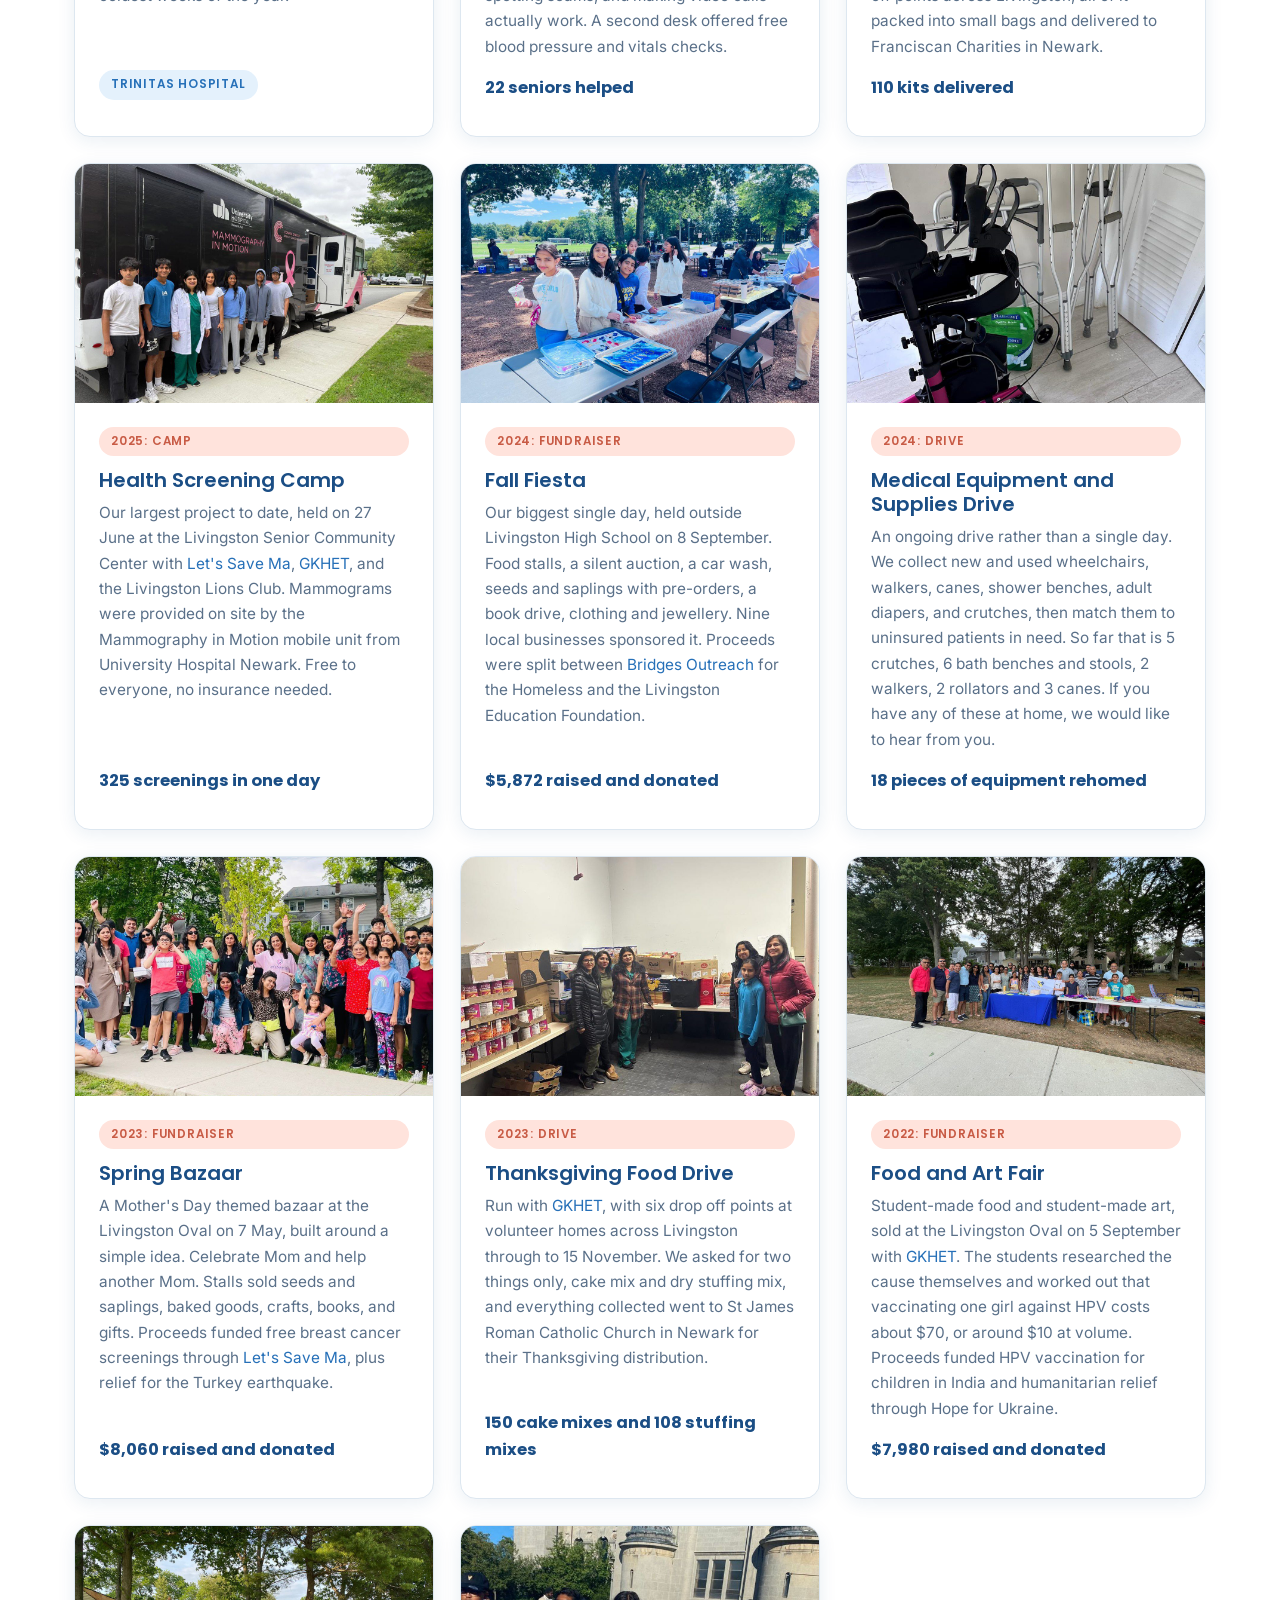
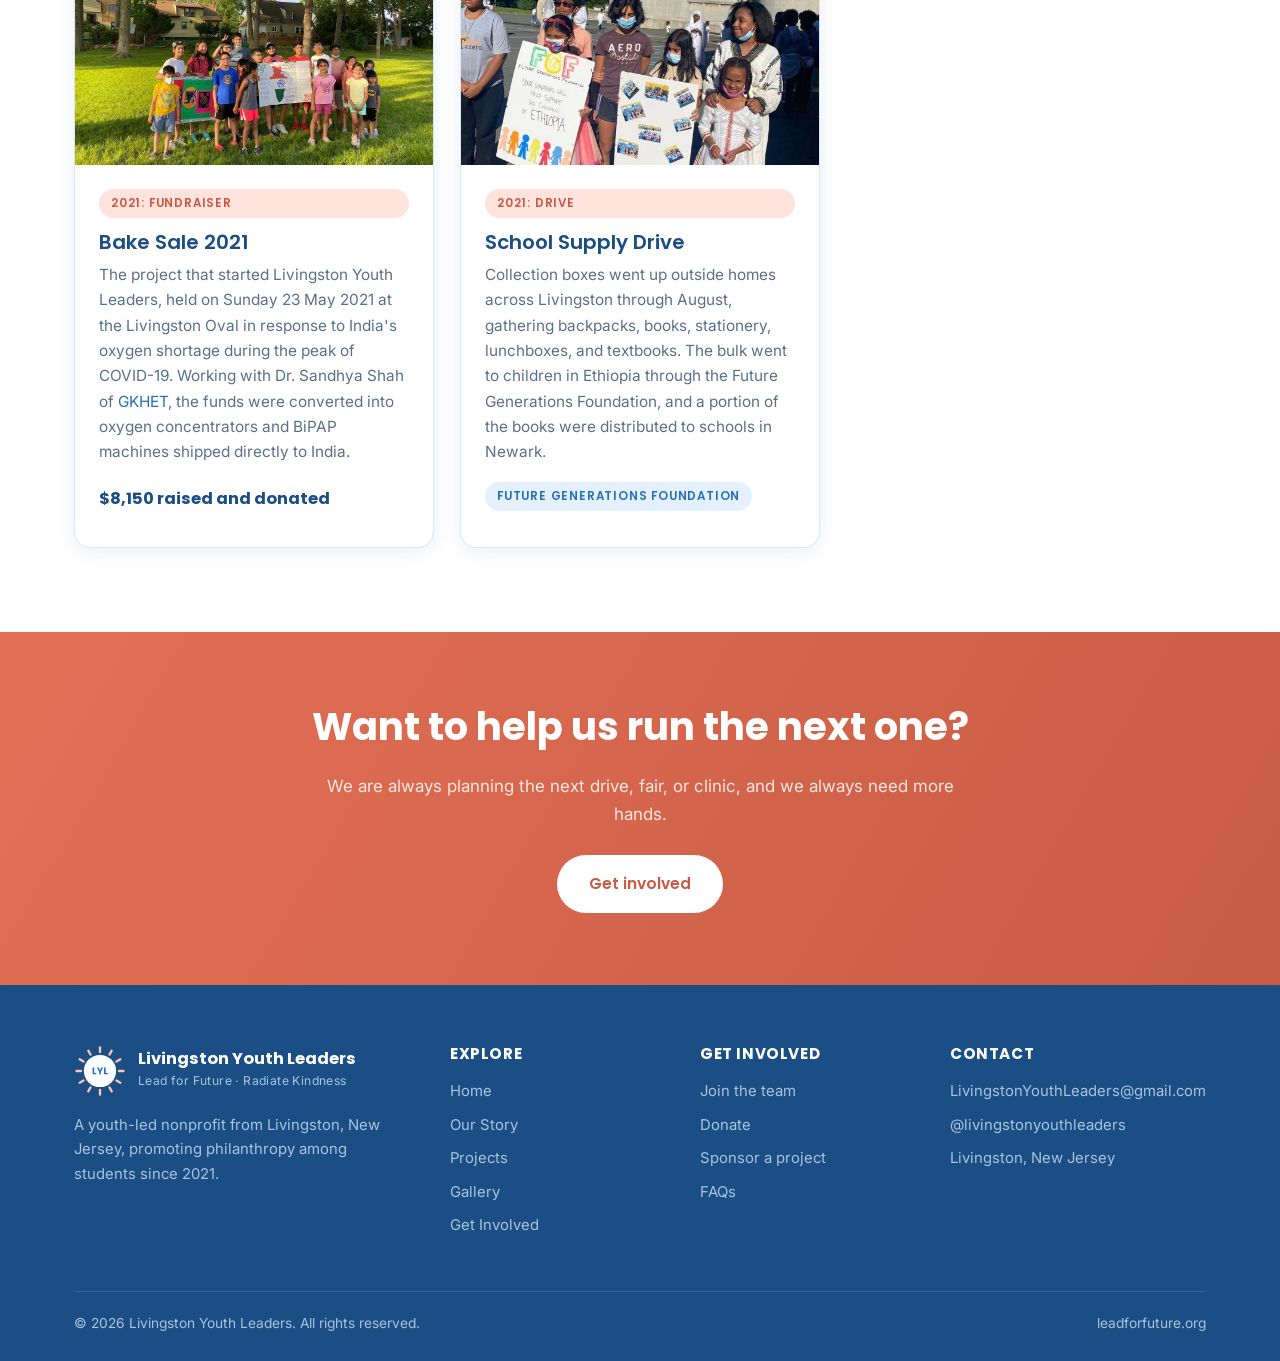
<file: projects.html>
<!DOCTYPE html>
<html lang="en">
<head>
<meta charset="UTF-8">
<meta name="viewport" content="width=device-width, initial-scale=1.0">
<title>Projects and Events, Livingston Youth Leaders</title>
<meta name="description" content="Every project Livingston Youth Leaders has run since 2021, including bake sales, health screening camps, coat drives, and food drives. Over $30,000 raised and donated.">
<link rel="canonical" href="https://leadforfuture.org/projects.html">
<meta property="og:type" content="website">
<meta property="og:site_name" content="Livingston Youth Leaders">
<meta property="og:title" content="Projects and Events, Livingston Youth Leaders">
<meta property="og:description" content="Eleven projects since 2021, from bake sales and bazaars to free health screening camps and supply drives.">
<meta property="og:url" content="https://leadforfuture.org/projects.html">
<meta property="og:image" content="https://leadforfuture.org/images/og-image.jpg">
<meta name="twitter:card" content="summary_large_image">
<meta name="theme-color" content="#1B4E85">
<link rel="preconnect" href="https://fonts.googleapis.com">
<link rel="preconnect" href="https://fonts.gstatic.com" crossorigin>
<link href="https://fonts.googleapis.com/css2?family=Inter:wght@400;500;600&family=Poppins:wght@500;600;700&display=swap" rel="stylesheet">
<link rel="icon" type="image/svg+xml" href="brand/sun-badge/icon.svg">
<link rel="icon" type="image/png" sizes="32x32" href="brand/sun-badge/favicon-32.png">
<link rel="apple-touch-icon" href="brand/sun-badge/favicon-180.png">
<link rel="stylesheet" href="styles.css">
</head>
<body>

<div class="topbar">
  <div class="wrap">
    <span>📍 Livingston, New Jersey</span>
    <span>✉️ <a href="mailto:LivingstonYouthLeaders@gmail.com">LivingstonYouthLeaders@gmail.com</a></span>
    <span>📸 <a href="https://www.instagram.com/livingstonyouthleaders/" target="_blank" rel="noopener">@livingstonyouthleaders</a></span>
  </div>
</div>

<header class="nav">
  <div class="wrap">
    <a class="brand" href="index.html">
      <img class="brand-logo" src="brand/sun-badge/icon.svg" alt="Livingston Youth Leaders logo">
      <span class="brand-text">
        <strong>Livingston Youth Leaders</strong>
        <small>Lead for Future · Radiate Kindness</small>
      </span>
    </a>
    <button class="nav-toggle" aria-label="Toggle menu" aria-expanded="false" aria-controls="nav-menu">
      <span></span><span></span><span></span>
    </button>
    <nav class="nav-menu" id="nav-menu">
      <ul class="nav-links">
        <li><a href="index.html">Home</a></li>
        <li><a href="our-story.html">Our Story</a></li>
        <li><a href="projects.html" class="is-active">Projects</a></li>
        <li><a href="gallery.html">Gallery</a></li>
        <li><a href="get-involved.html">Get Involved</a></li>
      </ul>
    </nav>
  </div>
</header>

<section class="page-hero">
  <div class="wrap">
    <span class="eyebrow">Our work</span>
    <h1>Projects and events</h1>
    <p>Eleven projects since 2021. Every dollar raised and donated went to a named cause, and here is the receipt.</p>
  </div>
</section>

<!-- ================= IMPACT ================= -->
<section class="section section--tight section--sand">
  <div class="wrap">
    <div class="stats">
      <div class="stat"><b>$30,000+</b><span>Raised and donated since 2021</span></div>
      <div class="stat"><b>11</b><span>Projects completed</span></div>
      <div class="stat"><b>325+</b><span>Free health screenings</span></div>
      <div class="stat"><b>22</b><span>Seniors taught tech skills</span></div>
    </div>
    <p class="center" style="margin:28px auto 0; max-width:70ch; color:var(--ink-soft); font-size:.95rem">
      Local press reported us at $24,000+ raised as of mid-2024. Our most recent internal count
      puts the five-year total raised and donated above $30,000.
    </p>
  </div>
</section>

<!-- ================= PROJECT GRID ================= -->
<section class="section">
  <div class="wrap">
    <div class="section-head">
      <span class="eyebrow">The full archive</span>
      <h2>Everything we have done</h2>
      <p>Filter by year. Every photo and flyer lives in the <a href="gallery.html">gallery</a>.</p>
    </div>

    <div class="filters">
      <button class="filter is-active" data-filter="all">All</button>
      <button class="filter" data-filter="2026">2026</button>
      <button class="filter" data-filter="2025">2025</button>
      <button class="filter" data-filter="2024">2024</button>
      <button class="filter" data-filter="2023">2023</button>
      <button class="filter" data-filter="2022">2022</button>
      <button class="filter" data-filter="2021">2021</button>
    </div>

    <div class="grid grid--3">

      <!-- ---------- 2026 ---------- -->
      <article class="card" data-year="2026" id="winter-coat-drive">
        <div class="card-media">
          <img src="images/projects/coat-drive.jpg" alt="Volunteers with the bagged coats collected for the drive">
        </div>
        <div class="card-body">
          <span class="tag">2026: Drive</span>
          <h3>Winter Coat Drive</h3>
          <p>
            Over two weeks in January and February we collected new and gently used coats, hats,
            gloves, and scarves from homes across Livingston, then delivered them to patients at
            Trinitas Hospital ahead of the coldest weeks of the year.
          </p>
          <div class="card-foot"><span class="tag tag--teal">Trinitas Hospital</span></div>
        </div>
      </article>

      <article class="card" data-year="2026" id="tech-camp">
        <div class="card-media">
          <img src="images/projects/tech-camp.jpg" alt="Student volunteers at the tech help desk holding service cards">
        </div>
        <div class="card-body">
          <span class="tag">2026: Camp</span>
          <h3>Seniors Tech Camp</h3>
          <p>
            A one day help desk at Kearny Hindu Temple where students sat down one on one with 22
            senior citizens. Resetting passwords, clearing storage, organising photos, setting up
            emergency contacts, spotting scams, and making video calls actually work. A second desk
            offered free blood pressure and vitals checks.
          </p>
          <div class="card-foot"><span class="raised">22 seniors helped</span></div>
        </div>
      </article>

      <article class="card" data-year="2026" id="essentials-drive">
        <div class="card-media">
          <img src="images/projects/essentials-drive.jpg" alt="The team with every packed bag from the Essentials Drive">
        </div>
        <div class="card-body">
          <span class="tag">2026: Drive</span>
          <h3>Essentials Drive</h3>
          <p>
            Small items, big impact. Through July and August we asked people to hand over the
            unused travel size bottles from hotel stays, toothpaste and toothbrushes, mouthwash,
            shampoo, conditioner, and soap. Six drop off points across Livingston, all of it
            packed into small bags and delivered to Franciscan Charities in Newark.
          </p>
          <div class="card-foot"><span class="raised">110 kits delivered</span></div>
        </div>
      </article>

      <!-- ---------- 2025 ---------- -->
      <article class="card" data-year="2025" id="health-screening-camp">
        <div class="card-media">
          <img src="images/projects/health-screening.jpg" alt="Volunteers and a doctor beside the mobile mammography unit">
        </div>
        <div class="card-body">
          <span class="tag">2025: Camp</span>
          <h3>Health Screening Camp</h3>
          <p>
            Our largest project to date, held on 27 June at the Livingston Senior Community Center
            with <a href="https://www.letssavema.org/" target="_blank" rel="noopener">Let's Save Ma</a>,
            <a href="https://www.gkhet.org/" target="_blank" rel="noopener">GKHET</a>, and the
            Livingston Lions Club. Mammograms were provided on site by the Mammography in Motion
            mobile unit from University Hospital Newark. Free to everyone, no insurance needed.
          </p>
          <div class="card-foot"><span class="raised">325 screenings in one day</span></div>
        </div>
      </article>

      <!-- ---------- 2024 ---------- -->
      <article class="card" data-year="2024" id="fall-fiesta">
        <div class="card-media">
          <img src="images/projects/fall-fiesta.jpg" alt="Volunteers running the craft table at Fall Fiesta">
        </div>
        <div class="card-body">
          <span class="tag">2024: Fundraiser</span>
          <h3>Fall Fiesta</h3>
          <p>
            Our biggest single day, held outside Livingston High School on 8 September. Food stalls,
            a silent auction, a car wash, seeds and saplings with pre-orders, a book drive, clothing
            and jewellery. Nine local businesses sponsored it. Proceeds were split between
            <a href="https://www.bridgesoutreach.org/" target="_blank" rel="noopener">Bridges Outreach</a>
            for the Homeless and the Livingston Education Foundation.
          </p>
          <div class="card-foot"><span class="raised">$5,872 raised and donated</span></div>
        </div>
      </article>

      <article class="card" data-year="2024" id="medical-equipment-drive">
        <div class="card-media">
          <img src="images/projects/medical-equipment.jpg" alt="Collected walkers, crutches and mobility equipment ready for handover">
        </div>
        <div class="card-body">
          <span class="tag">2024: Drive</span>
          <h3>Medical Equipment and Supplies Drive</h3>
          <p>
            An ongoing drive rather than a single day. We collect new and used wheelchairs, walkers,
            canes, shower benches, adult diapers, and crutches, then match them to uninsured patients
            in need. So far that is 5 crutches, 6 bath benches and stools, 2 walkers, 2 rollators
            and 3 canes. If you have any of these at home, we would like to hear from you.
          </p>
          <div class="card-foot"><span class="raised">18 pieces of equipment rehomed</span></div>
        </div>
      </article>

      <!-- ---------- 2023 ---------- -->
      <article class="card" data-year="2023" id="spring-bazaar">
        <div class="card-media">
          <img src="images/projects/spring-bazaar.jpg" alt="Volunteers and supporters at the Spring Bazaar">
        </div>
        <div class="card-body">
          <span class="tag">2023: Fundraiser</span>
          <h3>Spring Bazaar</h3>
          <p>
            A Mother's Day themed bazaar at the Livingston Oval on 7 May, built around a simple idea.
            Celebrate Mom and help another Mom. Stalls sold seeds and saplings, baked goods, crafts,
            books, and gifts. Proceeds funded free breast cancer screenings through
            <a href="https://www.letssavema.org/" target="_blank" rel="noopener">Let's Save Ma</a>,
            plus relief for the Turkey earthquake.
          </p>
          <div class="card-foot"><span class="raised">$8,060 raised and donated</span></div>
        </div>
      </article>

      <article class="card" data-year="2023" id="thanksgiving-food-drive">
        <div class="card-media">
          <img src="images/projects/thanksgiving.jpg" alt="Volunteers with the collected food at the pantry">
        </div>
        <div class="card-body">
          <span class="tag">2023: Drive</span>
          <h3>Thanksgiving Food Drive</h3>
          <p>
            Run with <a href="https://www.gkhet.org/" target="_blank" rel="noopener">GKHET</a>, with
            six drop off points at volunteer homes across Livingston through to 15 November. We asked
            for two things only, cake mix and dry stuffing mix, and everything collected went to
            St James Roman Catholic Church in Newark for their Thanksgiving distribution.
          </p>
          <div class="card-foot"><span class="raised">150 cake mixes and 108 stuffing mixes</span></div>
        </div>
      </article>

      <!-- ---------- 2022 ---------- -->
      <article class="card" data-year="2022" id="food-and-art-fair">
        <div class="card-media">
          <img src="images/projects/food-art-fair.jpg" alt="The Food and Art Fair stalls at the Livingston Oval">
        </div>
        <div class="card-body">
          <span class="tag">2022: Fundraiser</span>
          <h3>Food and Art Fair</h3>
          <p>
            Student-made food and student-made art, sold at the Livingston Oval on 5 September with
            <a href="https://www.gkhet.org/" target="_blank" rel="noopener">GKHET</a>. The students
            researched the cause themselves and worked out that vaccinating one girl against HPV
            costs about $70, or around $10 at volume. Proceeds funded HPV vaccination for children in
            India and humanitarian relief through Hope for Ukraine.
          </p>
          <div class="card-foot"><span class="raised">$7,980 raised and donated</span></div>
        </div>
      </article>

      <!-- ---------- 2021 ---------- -->
      <article class="card" data-year="2021" id="bake-sale-2021">
        <div class="card-media">
          <img src="images/projects/bake-sale.jpg" alt="Volunteers with hand painted posters at the first bake sale">
        </div>
        <div class="card-body">
          <span class="tag">2021: Fundraiser</span>
          <h3>Bake Sale 2021</h3>
          <p>
            The project that started Livingston Youth Leaders, held on Sunday 23 May 2021 at the
            Livingston Oval in response to India's oxygen shortage during the peak of COVID-19.
            Working with Dr. Sandhya Shah of
            <a href="https://www.gkhet.org/" target="_blank" rel="noopener">GKHET</a>, the funds were
            converted into oxygen concentrators and BiPAP machines shipped directly to India.
          </p>
          <div class="card-foot"><span class="raised">$8,150 raised and donated</span></div>
        </div>
      </article>

      <article class="card" data-year="2021" id="school-supply-drive">
        <div class="card-media">
          <img src="images/projects/school-supplies.jpg" alt="Volunteers with Future Generations Foundation posters for children in Ethiopia">
        </div>
        <div class="card-body">
          <span class="tag">2021: Drive</span>
          <h3>School Supply Drive</h3>
          <p>
            Collection boxes went up outside homes across Livingston through August, gathering
            backpacks, books, stationery, lunchboxes, and textbooks. The bulk went to children in
            Ethiopia through the Future Generations Foundation, and a portion of the books were
            distributed to schools in Newark.
          </p>
          <div class="card-foot"><span class="tag tag--teal">Future Generations Foundation</span></div>
        </div>
      </article>

    </div>
  </div>
</section>

<section class="cta-band">
  <div class="wrap">
    <h2>Want to help us run the next one?</h2>
    <p>We are always planning the next drive, fair, or clinic, and we always need more hands.</p>
    <div class="btn-row btn-row--center">
      <a class="btn btn--primary" href="get-involved.html#contact">Get involved</a>
    </div>
  </div>
</section>

<footer class="footer">
  <div class="wrap">
    <div class="footer-grid">
      <div>
        <a class="brand" href="index.html" style="margin-bottom:16px">
          <img class="brand-logo" src="brand/sun-badge/icon-light.svg" alt="Livingston Youth Leaders logo">
          <span class="brand-text">
            <strong>Livingston Youth Leaders</strong>
            <small>Lead for Future · Radiate Kindness</small>
          </span>
        </a>
        <p>A youth-led nonprofit from Livingston, New Jersey, promoting philanthropy among students since 2021.</p>
      </div>
      <div>
        <h4>Explore</h4>
        <ul>
          <li><a href="index.html">Home</a></li>
          <li><a href="our-story.html">Our Story</a></li>
          <li><a href="projects.html">Projects</a></li>
          <li><a href="gallery.html">Gallery</a></li>
          <li><a href="get-involved.html">Get Involved</a></li>
        </ul>
      </div>
      <div>
        <h4>Get Involved</h4>
        <ul>
          <li><a href="get-involved.html#join">Join the team</a></li>
          <li><a href="get-involved.html#donate">Donate</a></li>
          <li><a href="get-involved.html#sponsor">Sponsor a project</a></li>
          <li><a href="get-involved.html#faq">FAQs</a></li>
        </ul>
      </div>
      <div>
        <h4>Contact</h4>
        <ul>
          <li><a href="mailto:LivingstonYouthLeaders@gmail.com">LivingstonYouthLeaders@gmail.com</a></li>
          <li><a href="https://www.instagram.com/livingstonyouthleaders/" target="_blank" rel="noopener">@livingstonyouthleaders</a></li>
          <li>Livingston, New Jersey</li>
        </ul>
      </div>
    </div>
    <div class="footer-bottom">
      <span>© <span data-current-year>2026</span> Livingston Youth Leaders. All rights reserved.</span>
      <span>leadforfuture.org</span>
    </div>
  </div>
</footer>

<script src="script.js"></script>
</body>
</html>
</file>
<file: styles.css>
/* ==========================================================================
   Livingston Youth Leaders — site styles
   One stylesheet for every page. Edit colors in :root to re-theme the site.
   ========================================================================== */

:root {
  /* Brand palette — Blue & Coral */
  --teal-900: #1B4E85;
  --teal-700: #2670B8;
  --teal-500: #4E9AE0;
  --teal-100: #E4F1FC;
  --coral-600: #C85B45;
  --coral-500: #E27055;
  --coral-100: #FFE3DC;
  --sand: #F4F9FD;

  --ink: #1F3348;
  --ink-soft: #5A7089;
  --line: #DDE7F0;
  --white: #ffffff;

  --radius: 16px;
  --radius-sm: 10px;
  --shadow: 0 4px 18px rgba(27, 78, 133, 0.09);
  --shadow-lg: 0 14px 40px rgba(27, 78, 133, 0.16);
  --maxw: 1180px;

  --font-head: "Poppins", "Segoe UI", system-ui, -apple-system, sans-serif;
  --font-body: "Inter", "Segoe UI", system-ui, -apple-system, sans-serif;
}

/* ---------- Reset ---------- */
*, *::before, *::after { box-sizing: border-box; }
html { scroll-behavior: smooth; }
body {
  margin: 0;
  font-family: var(--font-body);
  color: var(--ink);
  background: var(--white);
  line-height: 1.65;
  -webkit-font-smoothing: antialiased;
}
img { max-width: 100%; display: block; }
a { color: var(--teal-700); text-decoration: none; }
a:hover { text-decoration: underline; }
h1, h2, h3, h4 { font-family: var(--font-head); line-height: 1.2; margin: 0 0 .6em; color: var(--teal-900); }
h1 { font-size: clamp(2.1rem, 5vw, 3.4rem); font-weight: 700; letter-spacing: -0.5px; }
h2 { font-size: clamp(1.6rem, 3.4vw, 2.4rem); font-weight: 700; }
h3 { font-size: 1.25rem; font-weight: 600; }
p { margin: 0 0 1.1em; }
ul { margin: 0 0 1.1em; padding-left: 1.2em; }

/* ---------- Layout helpers ---------- */
.wrap { max-width: var(--maxw); margin: 0 auto; padding: 0 24px; }
.section { padding: 84px 0; }
.section--tight { padding: 56px 0; }
.section--sand { background: var(--sand); }
.section--teal { background: var(--teal-900); color: #CFE4F7; }
.section--teal h2, .section--teal h3 { color: var(--white); }
.section-head { max-width: 720px; margin: 0 auto 48px; text-align: center; }
.section-head p { color: var(--ink-soft); font-size: 1.06rem; margin: 0; }
.section--teal .section-head p { color: #A6C8E6; }
.eyebrow {
  display: inline-block; font-family: var(--font-head); font-weight: 600;
  font-size: .78rem; letter-spacing: 1.6px; text-transform: uppercase;
  color: var(--coral-600); margin-bottom: 10px;
}
.section--teal .eyebrow { color: #FFC2B2; }
.center { text-align: center; }

/* ---------- Buttons ---------- */
.btn {
  display: inline-block; font-family: var(--font-head); font-weight: 600;
  font-size: .97rem; padding: 14px 30px; border-radius: 999px;
  border: 2px solid transparent; cursor: pointer; transition: .2s ease;
  text-decoration: none;
}
.btn:hover { text-decoration: none; transform: translateY(-2px); }
.btn--primary { background: var(--coral-500); color: var(--white); box-shadow: 0 6px 18px rgba(226,112,85,.32); }
.btn--primary:hover { background: var(--coral-600); color: var(--white); }
.btn--ghost { background: transparent; color: var(--white); border-color: rgba(255,255,255,.65); }
.btn--ghost:hover { background: rgba(255,255,255,.14); color: var(--white); }
.btn--outline { background: transparent; color: var(--teal-700); border-color: var(--teal-500); }
.btn--outline:hover { background: var(--teal-500); color: var(--white); }
.btn-row { display: flex; gap: 14px; flex-wrap: wrap; }
.btn-row--center { justify-content: center; }

/* ---------- Top bar ---------- */
.topbar {
  background: var(--teal-900); color: #B9D5EF;
  font-size: .86rem; padding: 8px 0;
}
.topbar .wrap { display: flex; gap: 22px; align-items: center; flex-wrap: wrap; justify-content: flex-end; }
.topbar a { color: #B9D5EF; }
.topbar a:hover { color: var(--white); }
.topbar span { display: inline-flex; align-items: center; gap: 7px; }

/* ---------- Nav ---------- */
.nav {
  position: sticky; top: 0; z-index: 60;
  background: rgba(255,255,255,.96); backdrop-filter: blur(8px);
  border-bottom: 1px solid var(--line);
}
.nav .wrap { display: flex; align-items: center; justify-content: space-between; min-height: 76px; gap: 20px; }
.brand { display: flex; align-items: center; gap: 12px; text-decoration: none; }
.brand:hover { text-decoration: none; }
.brand-logo { width: 52px; height: 52px; flex: 0 0 auto; }
.brand-mark {
  width: 46px; height: 46px; border-radius: 12px; flex: 0 0 auto;
  background: linear-gradient(135deg, var(--teal-500), var(--teal-900));
  color: var(--white); display: grid; place-items: center;
  font-family: var(--font-head); font-weight: 700; font-size: 1rem; letter-spacing: .5px;
}
.brand-text strong { display: block; font-family: var(--font-head); font-weight: 700; font-size: 1.02rem; color: var(--teal-900); line-height: 1.2; }
.brand-text small { color: var(--ink-soft); font-size: .76rem; letter-spacing: .4px; }

.nav-links { display: flex; align-items: center; gap: 30px; list-style: none; margin: 0; padding: 0; }
.nav-links a {
  font-family: var(--font-head); font-weight: 500; font-size: .95rem;
  color: var(--ink); text-decoration: none; padding: 6px 0; position: relative;
}
.nav-links a::after {
  content: ""; position: absolute; left: 0; bottom: 0; height: 2px; width: 0;
  background: var(--coral-500); transition: width .22s ease;
}
.nav-links a:hover::after, .nav-links a.is-active::after { width: 100%; }
.nav-links a.is-active { color: var(--teal-700); font-weight: 600; }
.nav-cta { margin-left: 6px; }
.nav-cta .btn { padding: 11px 24px; font-size: .9rem; }

.nav-toggle {
  display: none; background: none; border: 0; cursor: pointer; padding: 8px;
  width: 44px; height: 44px;
}
.nav-toggle span {
  display: block; height: 2px; width: 24px; background: var(--teal-900);
  margin: 5px auto; border-radius: 2px; transition: .25s ease;
}
.nav-toggle[aria-expanded="true"] span:nth-child(1) { transform: translateY(7px) rotate(45deg); }
.nav-toggle[aria-expanded="true"] span:nth-child(2) { opacity: 0; }
.nav-toggle[aria-expanded="true"] span:nth-child(3) { transform: translateY(-7px) rotate(-45deg); }

/* ---------- Hero ---------- */
.hero {
  position: relative; color: var(--white);
  background: linear-gradient(135deg, var(--teal-900) 0%, var(--teal-700) 55%, #3E8FD0 100%);
  overflow: hidden;
}
.hero::after {
  content: ""; position: absolute; right: -160px; top: -140px;
  width: 520px; height: 520px; border-radius: 50%;
  background: radial-gradient(circle, rgba(255,195,178,.45), transparent 68%);
}
.hero .wrap { position: relative; z-index: 2; padding-top: 96px; padding-bottom: 96px; }
.hero h1 { color: var(--white); max-width: 15ch; }
.hero-lead { font-size: 1.16rem; color: #CBE2F7; max-width: 56ch; margin-bottom: 30px; }
.hero-grid { display: grid; grid-template-columns: 1.15fr .85fr; gap: 56px; align-items: center; }
.hero-figure {
  border-radius: 22px; overflow: hidden; box-shadow: var(--shadow-lg);
  aspect-ratio: 4 / 3; background: rgba(255,255,255,.08);
}
.hero-figure img { width: 100%; height: 100%; object-fit: cover; }

/* Compact hero for interior pages */
.page-hero {
  background: linear-gradient(135deg, var(--teal-900), var(--teal-700));
  color: var(--white); padding: 72px 0 64px; text-align: center;
}
.page-hero h1 { color: var(--white); margin-bottom: 14px; max-width: none; }
.page-hero p { color: #CBE2F7; max-width: 62ch; margin: 0 auto; font-size: 1.06rem; }


/* Full-width hero photo band (for wide group shots) */
.hero--stack .wrap { text-align: center; padding-bottom: 150px; }
.hero--stack h1 { max-width: 20ch; margin-left: auto; margin-right: auto; }
.hero--stack .hero-lead { margin-left: auto; margin-right: auto; }
.hero--stack .btn-row { justify-content: center; }
.hero-photo {
  max-width: var(--maxw); margin: -108px auto 0; padding: 0 24px;
  position: relative; z-index: 5;
}
.hero-photo img {
  width: 100%; border-radius: 20px; box-shadow: var(--shadow-lg); display: block;
}
.hero-photo figcaption {
  text-align: center; font-size: .88rem; color: var(--ink-soft); margin-top: 16px;
}
@media (max-width: 620px) {
  .hero--stack .wrap { padding-bottom: 110px; }
  .hero-photo { margin-top: -76px; }
  .hero-photo img { border-radius: 14px; }
}

/* ---------- Stats ---------- */
.stats { display: grid; grid-template-columns: repeat(4, 1fr); gap: 20px; }
.stat {
  background: var(--white); border: 1px solid var(--line); border-radius: var(--radius);
  padding: 30px 24px; text-align: center; box-shadow: var(--shadow);
}
.stat b {
  display: block; font-family: var(--font-head); font-weight: 700;
  font-size: clamp(1.9rem, 3.6vw, 2.6rem); color: var(--coral-600); line-height: 1.1;
}
.stat span { font-size: .93rem; color: var(--ink-soft); }

/* ---------- Cards ---------- */
.grid { display: grid; gap: 26px; }
.grid--2 { grid-template-columns: repeat(2, 1fr); }
.grid--3 { grid-template-columns: repeat(3, 1fr); }
.grid--4 { grid-template-columns: repeat(4, 1fr); }

.card {
  background: var(--white); border: 1px solid var(--line); border-radius: var(--radius);
  overflow: hidden; box-shadow: var(--shadow); transition: .25s ease;
  display: flex; flex-direction: column;
}
.card:hover { transform: translateY(-5px); box-shadow: var(--shadow-lg); }
.card-media { aspect-ratio: 3 / 2; background: var(--teal-100); position: relative; overflow: hidden; }
.card-media img { width: 100%; height: 100%; object-fit: cover; }
.card-body { padding: 24px; flex: 1; display: flex; flex-direction: column; }
.card-body h3 { margin-bottom: 8px; }
.card-body p { color: var(--ink-soft); font-size: .96rem; margin-bottom: 16px; }
.card-body .card-foot { margin-top: auto; }

/* Photo placeholder — shows until a real image is dropped in */
.ph {
  width: 100%; height: 100%; display: grid; place-items: center; text-align: center;
  background: repeating-linear-gradient(45deg, var(--teal-100), var(--teal-100) 12px, #D6E8F8 12px, #D6E8F8 24px);
  color: var(--teal-700); font-family: var(--font-head); font-size: .82rem;
  font-weight: 600; letter-spacing: .4px; padding: 14px;
}

.tag {
  display: inline-block; background: var(--coral-100); color: var(--coral-600);
  font-family: var(--font-head); font-weight: 600; font-size: .74rem;
  letter-spacing: .8px; text-transform: uppercase;
  padding: 5px 12px; border-radius: 999px; margin-bottom: 12px;
}
.tag--teal { background: var(--teal-100); color: var(--teal-700); }

.raised {
  font-family: var(--font-head); font-weight: 700; color: var(--teal-900);
  font-size: 1.02rem; display: block; margin-bottom: 10px;
}

/* ---------- Value / icon blocks ---------- */
.value { text-align: left; padding: 30px 26px; background: var(--white); border-radius: var(--radius); border: 1px solid var(--line); }
.value .ico {
  width: 52px; height: 52px; border-radius: 14px; display: grid; place-items: center;
  background: var(--coral-100); font-size: 1.5rem; margin-bottom: 16px;
}
.value h3 { margin-bottom: 8px; }
.value p { color: var(--ink-soft); font-size: .96rem; margin: 0; }

/* ---------- Timeline ---------- */
.timeline { position: relative; max-width: 860px; margin: 0 auto; padding-left: 34px; }
.timeline::before {
  content: ""; position: absolute; left: 9px; top: 8px; bottom: 8px;
  width: 2px; background: linear-gradient(var(--teal-500), var(--coral-500));
}
.tl-item { position: relative; padding-bottom: 38px; }
.tl-item:last-child { padding-bottom: 0; }
.tl-item::before {
  content: ""; position: absolute; left: -32px; top: 6px;
  width: 14px; height: 14px; border-radius: 50%;
  background: var(--white); border: 3px solid var(--coral-500);
}
.tl-year {
  font-family: var(--font-head); font-weight: 700; font-size: 1.35rem;
  color: var(--teal-900); margin-bottom: 6px;
}
.tl-item ul { margin: 0; padding-left: 18px; color: var(--ink-soft); }
.tl-item li { margin-bottom: 8px; }
.tl-item li strong { color: var(--ink); }

/* ---------- Board bios ---------- */
.bio { background: var(--white); border: 1px solid var(--line); border-radius: var(--radius); overflow: hidden; box-shadow: var(--shadow); }
.bio-photo { aspect-ratio: 1 / 1; background: var(--teal-100); }
.bio-photo img { width: 100%; height: 100%; object-fit: cover; }
.bio-body { padding: 22px; }
.bio-body h3 { margin-bottom: 2px; }
.bio-role { color: var(--coral-600); font-family: var(--font-head); font-weight: 600; font-size: .84rem; letter-spacing: .4px; margin-bottom: 12px; }
.bio-body p { font-size: .93rem; color: var(--ink-soft); margin: 0; }


/* Role title + duty description inside a bio card */
.bio-duty {
  font-size: .91rem; color: var(--ink); margin: 0 0 14px;
  padding-bottom: 14px; border-bottom: 1px solid var(--line);
}
.group-head {
  text-align: center; font-family: var(--font-head); font-weight: 700;
  font-size: 1.5rem; color: var(--teal-900); margin: 0 0 30px;
}
.group-head + .grid { margin-bottom: 56px; }
.alumni {
  background: var(--sand); border: 1px solid var(--line); border-radius: var(--radius);
  padding: 38px 34px; text-align: center; max-width: 900px; margin: 0 auto;
}
.alumni p { color: var(--ink-soft); margin: 0 auto 18px; max-width: 68ch; }
.alumni-names {
  font-family: var(--font-head); font-weight: 600; color: var(--teal-900);
  font-size: 1.05rem; margin: 0; line-height: 1.9;
}

/* ---------- Split feature ---------- */
.split { display: grid; grid-template-columns: 1fr 1fr; gap: 56px; align-items: center; }
.split-media { border-radius: 20px; overflow: hidden; box-shadow: var(--shadow-lg); aspect-ratio: 4 / 3; }
.split-media img { width: 100%; height: 100%; object-fit: cover; }

/* ---------- Quote ---------- */
.quote { max-width: 800px; margin: 0 auto; text-align: center; }
.quote p {
  font-family: var(--font-head); font-size: clamp(1.25rem, 2.6vw, 1.75rem);
  font-weight: 600; line-height: 1.45; color: var(--white); margin-bottom: 16px;
}
.quote cite { font-style: normal; color: #A6C8E6; font-size: .95rem; }

/* ---------- Filters ---------- */
.filters { display: flex; gap: 10px; flex-wrap: wrap; justify-content: center; margin-bottom: 40px; }
.filter {
  font-family: var(--font-head); font-weight: 600; font-size: .9rem;
  padding: 9px 20px; border-radius: 999px; cursor: pointer;
  background: var(--white); color: var(--teal-700); border: 1.5px solid var(--line);
  transition: .18s ease;
}
.filter:hover { border-color: var(--teal-500); }
.filter.is-active { background: var(--teal-700); color: var(--white); border-color: var(--teal-700); }

/* ---------- FAQ accordion ---------- */
.faq { max-width: 820px; margin: 0 auto; }
.faq details {
  background: var(--white); border: 1px solid var(--line); border-radius: var(--radius-sm);
  margin-bottom: 14px; overflow: hidden;
}
.faq summary {
  cursor: pointer; padding: 20px 24px; list-style: none;
  font-family: var(--font-head); font-weight: 600; color: var(--teal-900);
  display: flex; justify-content: space-between; align-items: center; gap: 16px;
}
.faq summary::-webkit-details-marker { display: none; }
.faq summary::after { content: "+"; font-size: 1.5rem; color: var(--coral-500); line-height: 1; flex: 0 0 auto; }
.faq details[open] summary::after { content: "–"; }
.faq .faq-a { padding: 0 24px 20px; color: var(--ink-soft); font-size: .97rem; }

/* ---------- Forms ---------- */
.form { display: grid; gap: 16px; }
.field label {
  display: block; font-family: var(--font-head); font-weight: 600;
  font-size: .88rem; margin-bottom: 6px; color: var(--teal-900);
}
.field input, .field textarea, .field select {
  width: 100%; padding: 13px 15px; font-family: var(--font-body); font-size: .97rem;
  border: 1.5px solid var(--line); border-radius: var(--radius-sm); background: var(--white); color: var(--ink);
}
.field input:focus, .field textarea:focus, .field select:focus {
  outline: none; border-color: var(--teal-500); box-shadow: 0 0 0 3px var(--teal-100);
}
.field textarea { min-height: 140px; resize: vertical; }
.form-note { font-size: .85rem; color: var(--ink-soft); }

/* ---------- Contact list ---------- */
.contact-list { list-style: none; padding: 0; margin: 0; }
.contact-list li { display: flex; gap: 14px; align-items: flex-start; margin-bottom: 22px; }
.contact-list .ico {
  width: 44px; height: 44px; border-radius: 12px; flex: 0 0 auto;
  background: var(--teal-100); display: grid; place-items: center; font-size: 1.2rem;
}
.contact-list strong { display: block; font-family: var(--font-head); color: var(--teal-900); font-size: .95rem; }
.contact-list a, .contact-list span { color: var(--ink-soft); font-size: .95rem; }

/* ---------- CTA band ---------- */
.cta-band {
  background: linear-gradient(120deg, var(--coral-500), var(--coral-600));
  color: var(--white); text-align: center; padding: 72px 0;
}
.cta-band h2 { color: var(--white); }
.cta-band p { max-width: 60ch; margin: 0 auto 26px; color: #FFE7E0; font-size: 1.06rem; }
.cta-band .btn--primary { background: var(--white); color: var(--coral-600); box-shadow: none; }
.cta-band .btn--primary:hover { background: var(--sand); color: var(--coral-600); }

/* ---------- Footer ---------- */
.footer { background: var(--teal-900); color: #A8C4DE; padding: 60px 0 26px; font-size: .93rem; }
.footer h4 { color: var(--white); font-family: var(--font-head); font-size: .95rem; letter-spacing: .6px; text-transform: uppercase; margin-bottom: 16px; }
.footer a { color: #A8C4DE; }
.footer a:hover { color: var(--white); }
.footer-grid { display: grid; grid-template-columns: 1.6fr 1fr 1fr 1.2fr; gap: 40px; }
.footer ul { list-style: none; padding: 0; margin: 0; }
.footer li { margin-bottom: 9px; }
.footer .brand-text strong { color: var(--white); }
.footer .brand-text small { color: #A8C4DE; }
.footer-bottom {
  border-top: 1px solid rgba(255,255,255,.12); margin-top: 44px; padding-top: 20px;
  display: flex; justify-content: space-between; gap: 16px; flex-wrap: wrap; font-size: .86rem;
}


.card-media { position: relative; }


/* ---------- Gallery grid ---------- */
.g-grid { display: grid; grid-template-columns: repeat(3, 1fr); gap: 22px; }
.g-item {
  margin: 0; background: var(--white); border: 1px solid var(--line);
  border-radius: var(--radius); overflow: hidden; box-shadow: var(--shadow);
  cursor: pointer; transition: .22s ease;
}
.g-item:hover, .g-item:focus { transform: translateY(-4px); box-shadow: var(--shadow-lg); outline: none; }
.g-item:focus { border-color: var(--teal-500); }
.g-item img { width: 100%; aspect-ratio: 7 / 5; object-fit: cover; display: block; background: var(--teal-100); }
.g-item figcaption { padding: 16px 18px; }
.g-item figcaption strong {
  display: block; font-family: var(--font-head); font-weight: 600;
  font-size: .97rem; color: var(--teal-900); line-height: 1.3;
}
.g-item figcaption span { font-size: .85rem; color: var(--ink-soft); }
.g-filter {
  font-family: var(--font-head); font-weight: 600; font-size: .9rem;
  padding: 9px 20px; border-radius: 999px; cursor: pointer;
  background: var(--white); color: var(--teal-700); border: 1.5px solid var(--line);
  transition: .18s ease;
}
.g-filter:hover { border-color: var(--teal-500); }
.g-filter.is-active { background: var(--teal-700); color: var(--white); border-color: var(--teal-700); }
@media (max-width: 900px) { .g-grid { grid-template-columns: repeat(2, 1fr); gap: 16px; } }
@media (max-width: 560px) { .g-grid { grid-template-columns: 1fr; } }

/* ---------- Lightbox ---------- */
.lightbox { position: fixed; inset: 0; z-index: 200; background: rgba(20,38,58,.96); display: none; }
.lightbox.is-open { display: flex; flex-direction: column; }
.lb-head {
  display: flex; align-items: center; justify-content: space-between; gap: 16px;
  padding: 16px 22px; color: #fff; font-family: var(--font-head);
}
.lb-title { font-weight: 600; font-size: 1rem; }
.lb-count { color: #B9D5EF; font-size: .88rem; }
.lb-x { background: none; border: 0; color: #fff; font-size: 1.9rem; line-height: 1; cursor: pointer; padding: 4px 10px; }
.lb-x:hover { color: var(--coral-500); }
.lb-stage {
  flex: 1 1 auto; display: flex; align-items: center; justify-content: center;
  padding: 0 70px 12px; position: relative; min-height: 0; overflow: hidden;
}
.lb-stage img {
  max-width: 100%; max-height: 100%; width: auto; height: auto;
  border-radius: 10px; object-fit: contain;
}
.lb-nav {
  position: absolute; top: 50%; transform: translateY(-50%);
  background: rgba(255,255,255,.14); border: 0; color: #fff; cursor: pointer;
  width: 52px; height: 52px; border-radius: 50%; font-size: 1.6rem; line-height: 1;
}
.lb-nav:hover { background: var(--coral-500); }
.lb-prev { left: 12px; } .lb-next { right: 12px; }
.lb-caption { color: #D8DFFB; text-align: center; font-size: .9rem; padding: 0 24px 22px; }
@media (max-width: 620px) {
  .lb-stage { padding: 0 10px 10px; }
  .lb-nav { width: 42px; height: 42px; bottom: 10px; top: auto; transform: none; }
  .lb-prev { left: 16px; } .lb-next { right: 16px; }
}

/* ---------- Sponsors ---------- */
.sponsors { display: flex; flex-wrap: wrap; gap: 12px; justify-content: center; max-width: 900px; margin: 0 auto; }
.sponsors span {
  background: var(--white); border: 1px solid var(--line); border-radius: 999px;
  padding: 11px 22px; font-family: var(--font-head); font-weight: 600;
  font-size: .93rem; color: var(--teal-900);
}

/* ---------- Responsive ---------- */
@media (max-width: 980px) {
  .hero-grid, .split { grid-template-columns: 1fr; gap: 36px; }
  .grid--4 { grid-template-columns: repeat(2, 1fr); }
  .grid--3 { grid-template-columns: repeat(2, 1fr); }
  .stats { grid-template-columns: repeat(2, 1fr); }
  .footer-grid { grid-template-columns: 1fr 1fr; gap: 32px; }
}

@media (max-width: 820px) {
  .nav-toggle { display: block; }
  .nav-menu {
    position: absolute; left: 0; right: 0; top: 100%;
    background: var(--white); border-bottom: 1px solid var(--line);
    box-shadow: var(--shadow); padding: 18px 24px 26px;
    display: none; flex-direction: column; align-items: stretch; gap: 6px;
  }
  .nav-menu.is-open { display: flex; }
  .nav-links { flex-direction: column; align-items: stretch; gap: 0; }
  .nav-links li { border-bottom: 1px solid var(--line); }
  .nav-links a { display: block; padding: 14px 2px; }
  .nav-links a::after { display: none; }
  .nav-cta { margin: 16px 0 0; }
  .nav-cta .btn { display: block; text-align: center; }
  .topbar .wrap { justify-content: center; gap: 14px; font-size: .8rem; }
}

@media (max-width: 620px) {
  .section { padding: 60px 0; }
  .hero .wrap { padding-top: 64px; padding-bottom: 64px; }
  .grid--2, .grid--3, .grid--4 { grid-template-columns: 1fr; }
  .stats { grid-template-columns: 1fr 1fr; }
  .footer-grid { grid-template-columns: 1fr; }
  .btn { width: 100%; text-align: center; }
  .btn-row { flex-direction: column; }
  .nav-cta .btn, .filters .filter { width: auto; }
}

/* ---------- Print / motion ---------- */
@media (prefers-reduced-motion: reduce) {
  * { animation: none !important; transition: none !important; scroll-behavior: auto !important; }
  .card:hover, .btn:hover { transform: none; }
}
</file>
